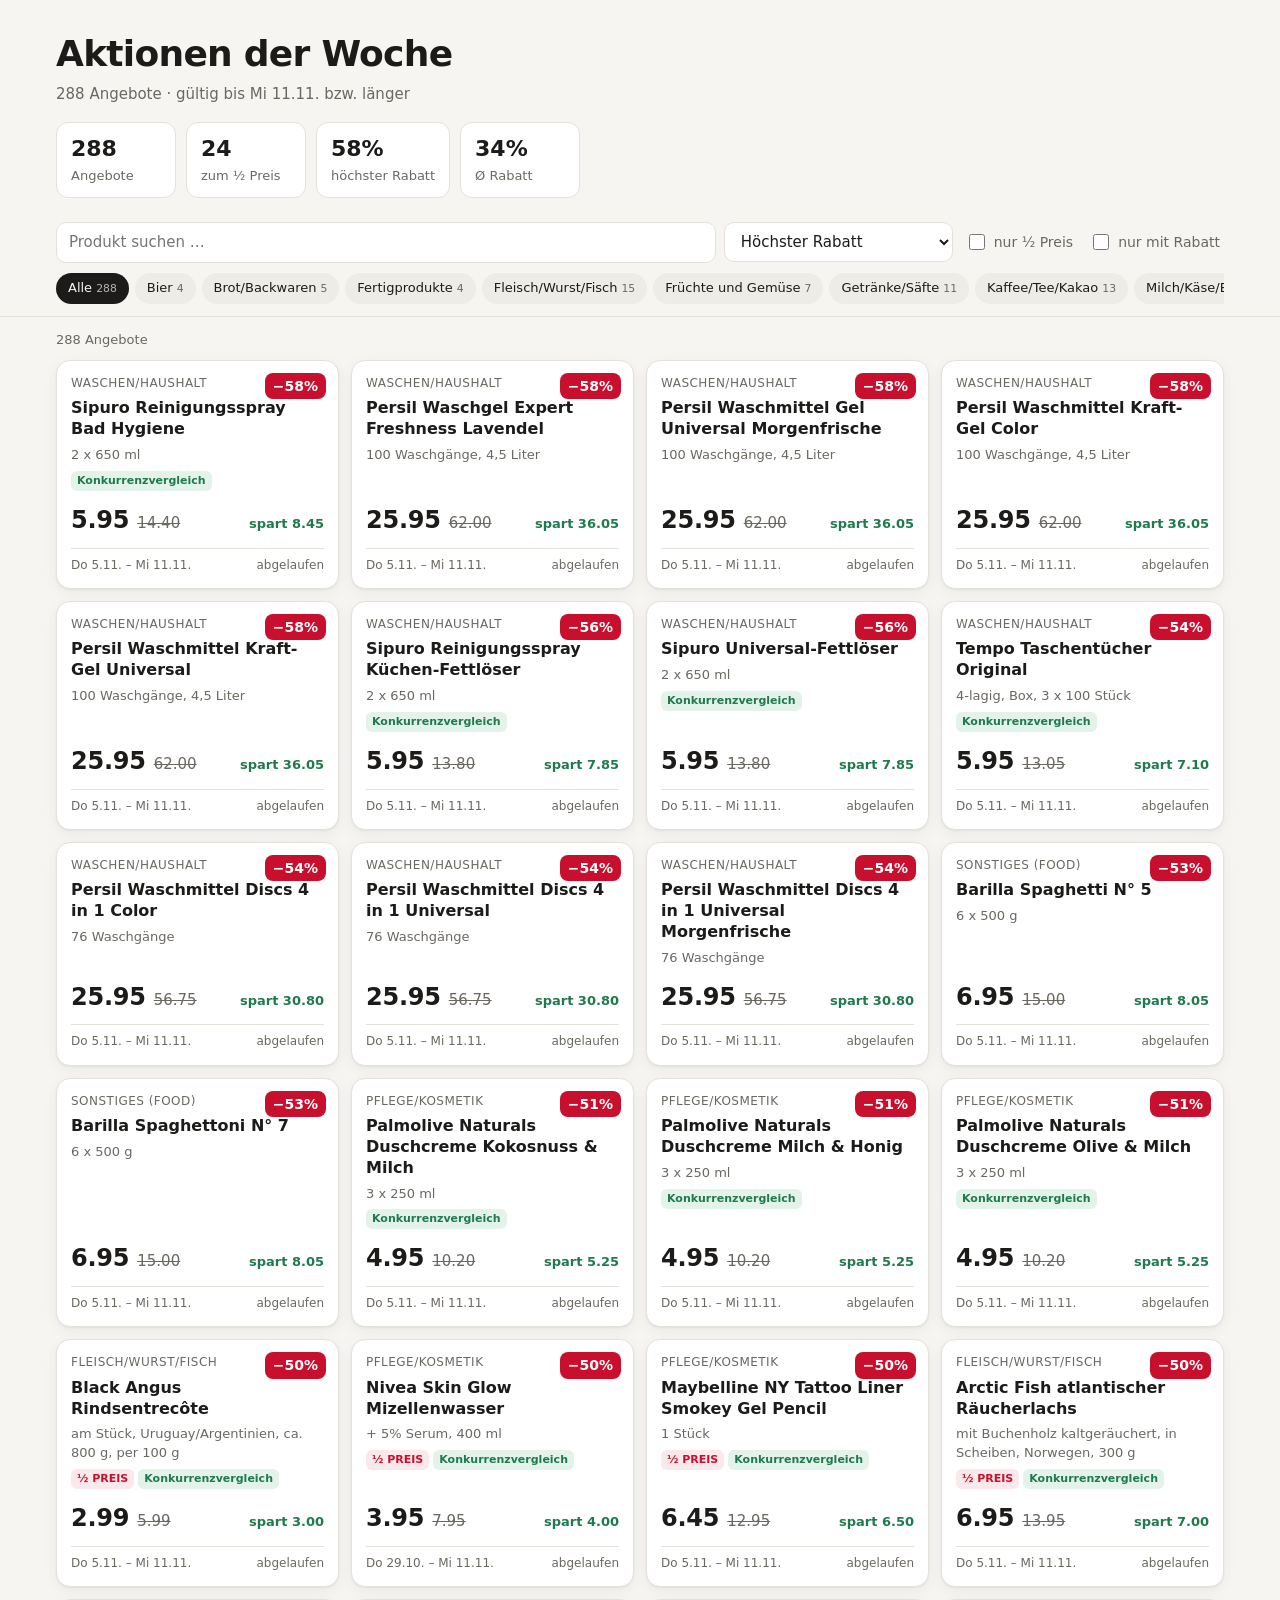
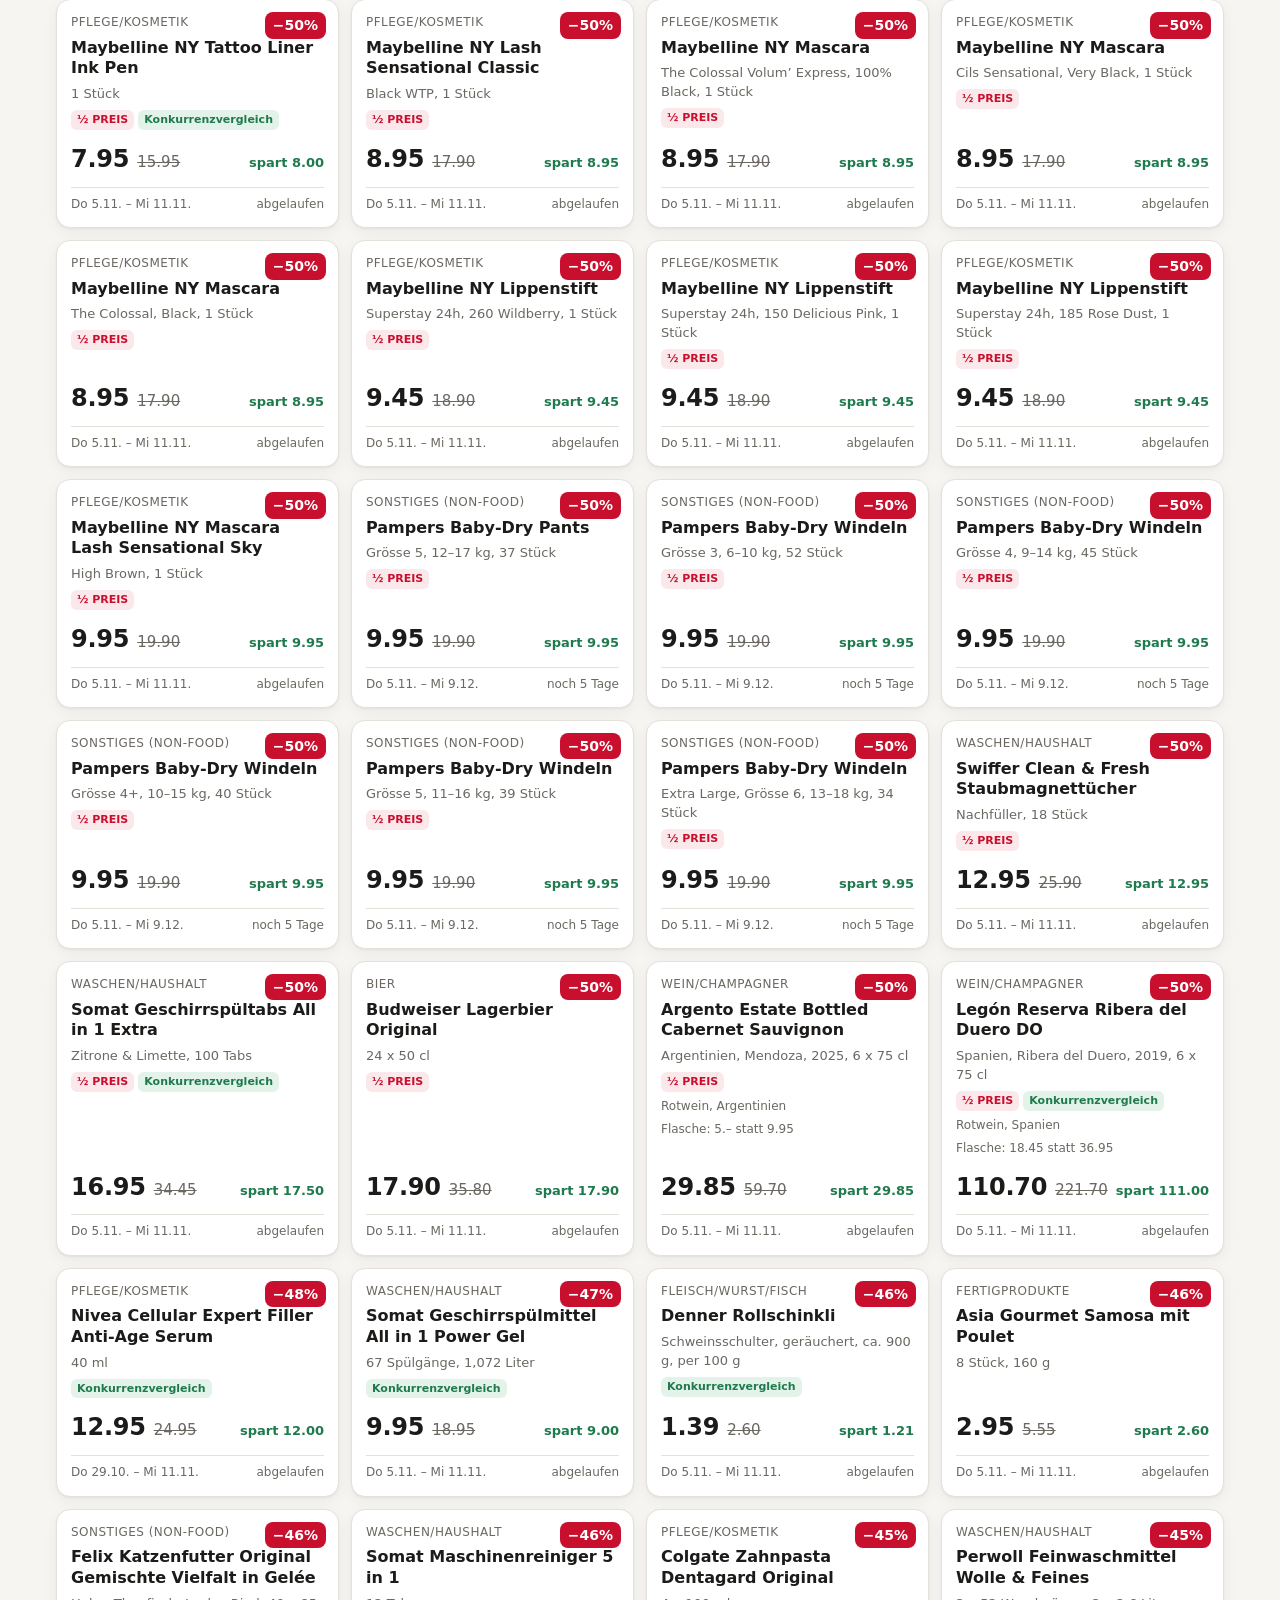
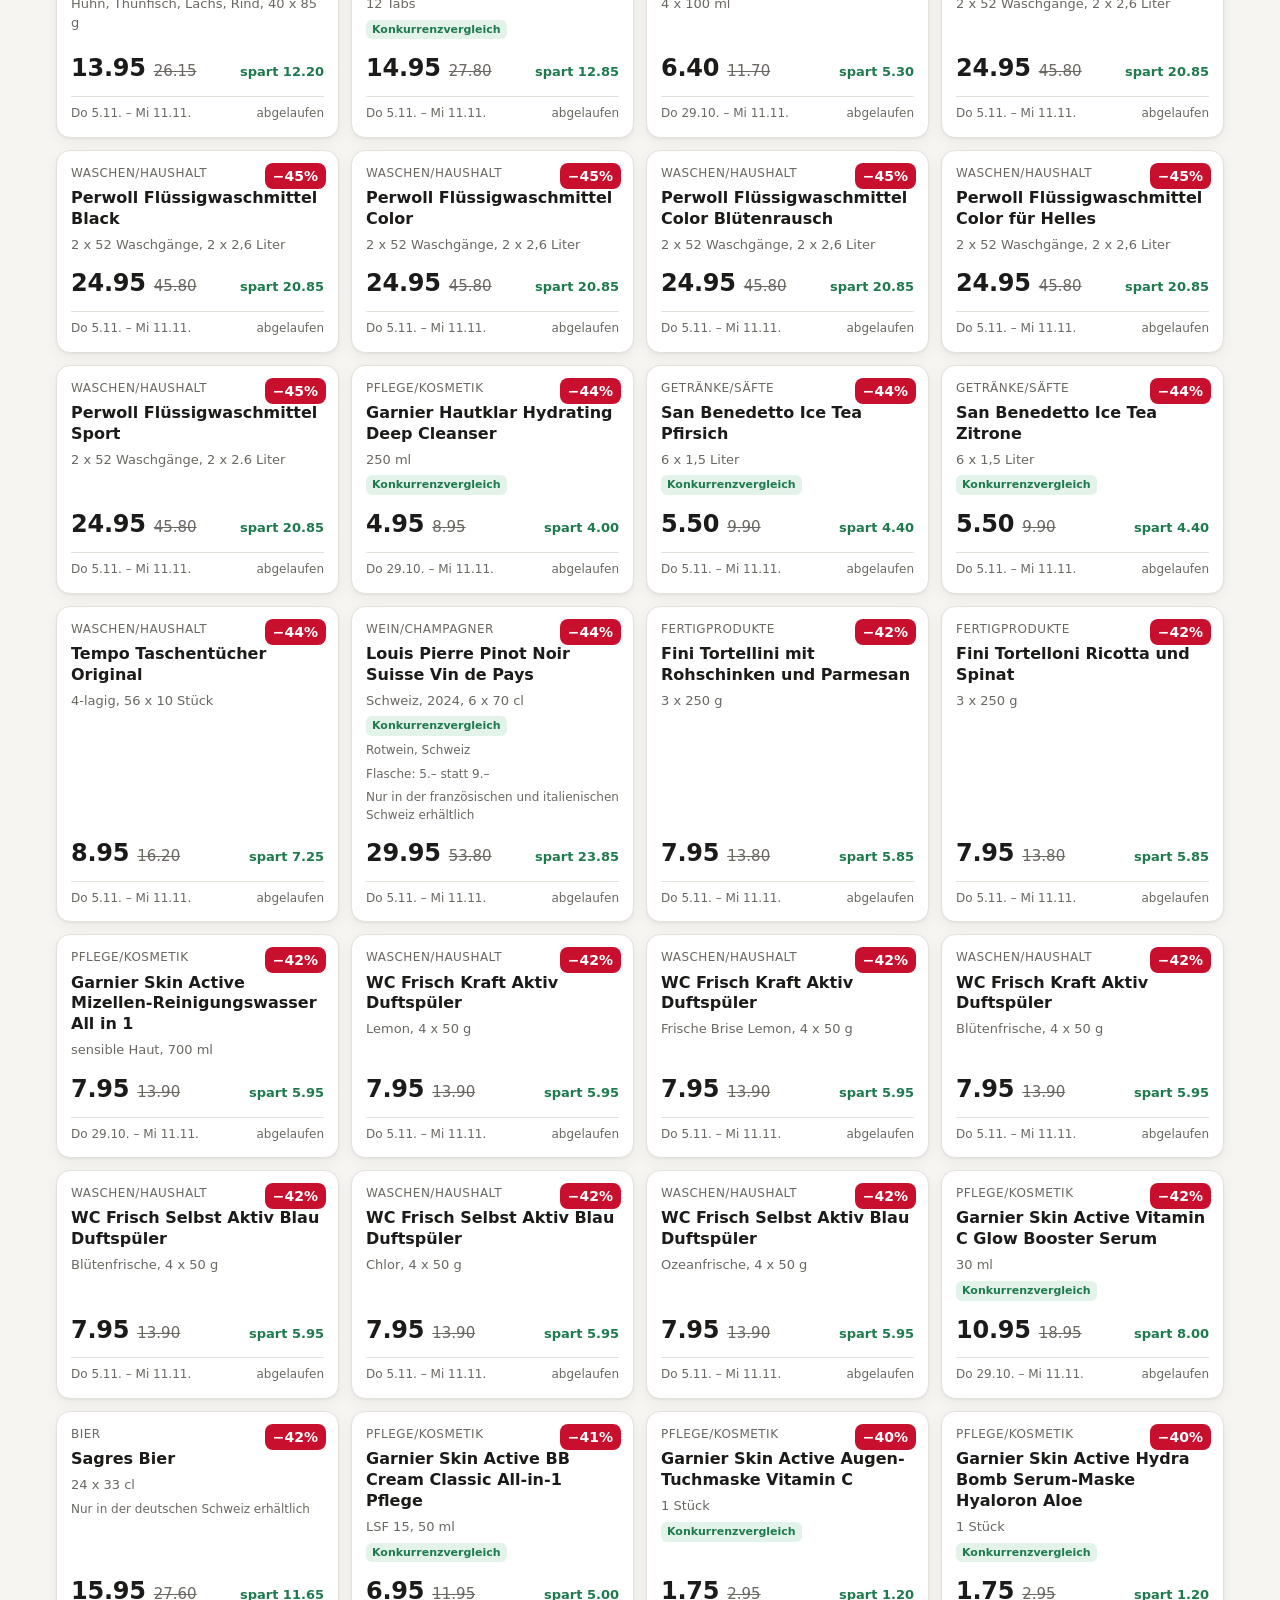
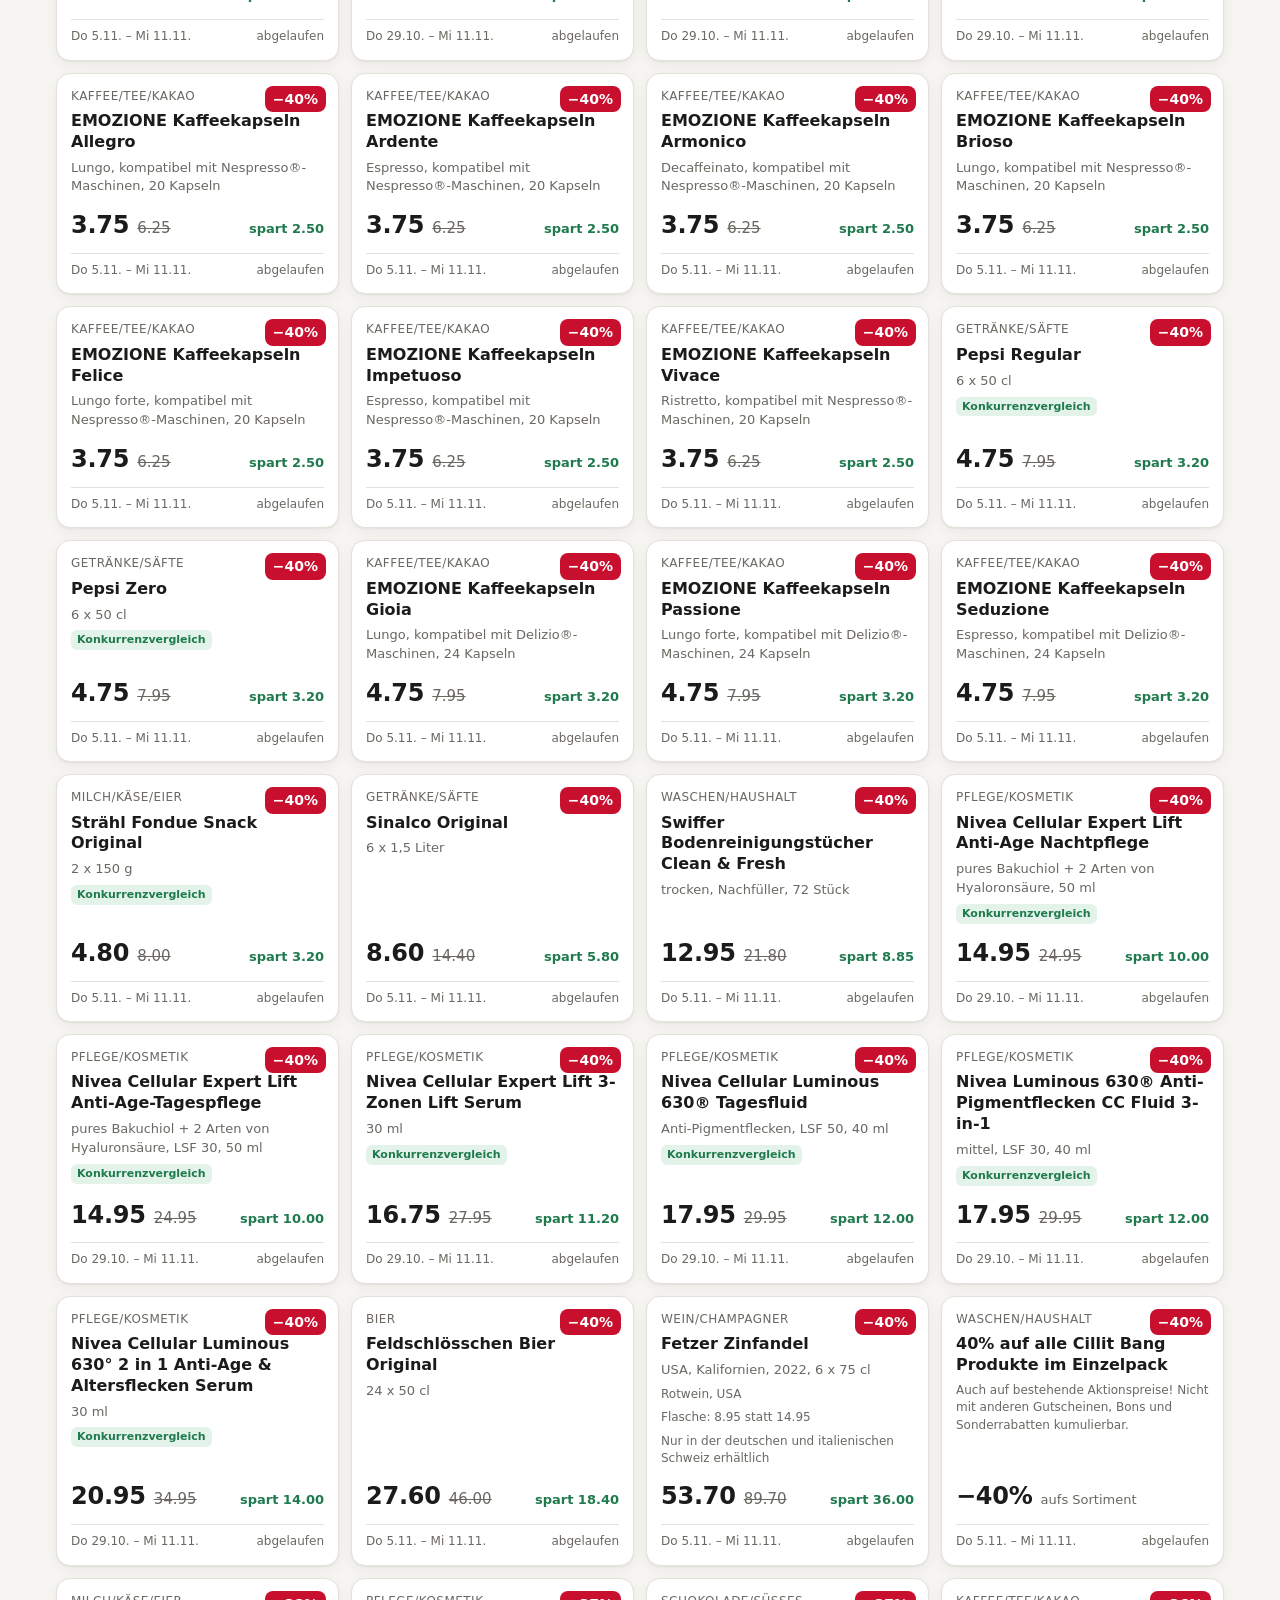
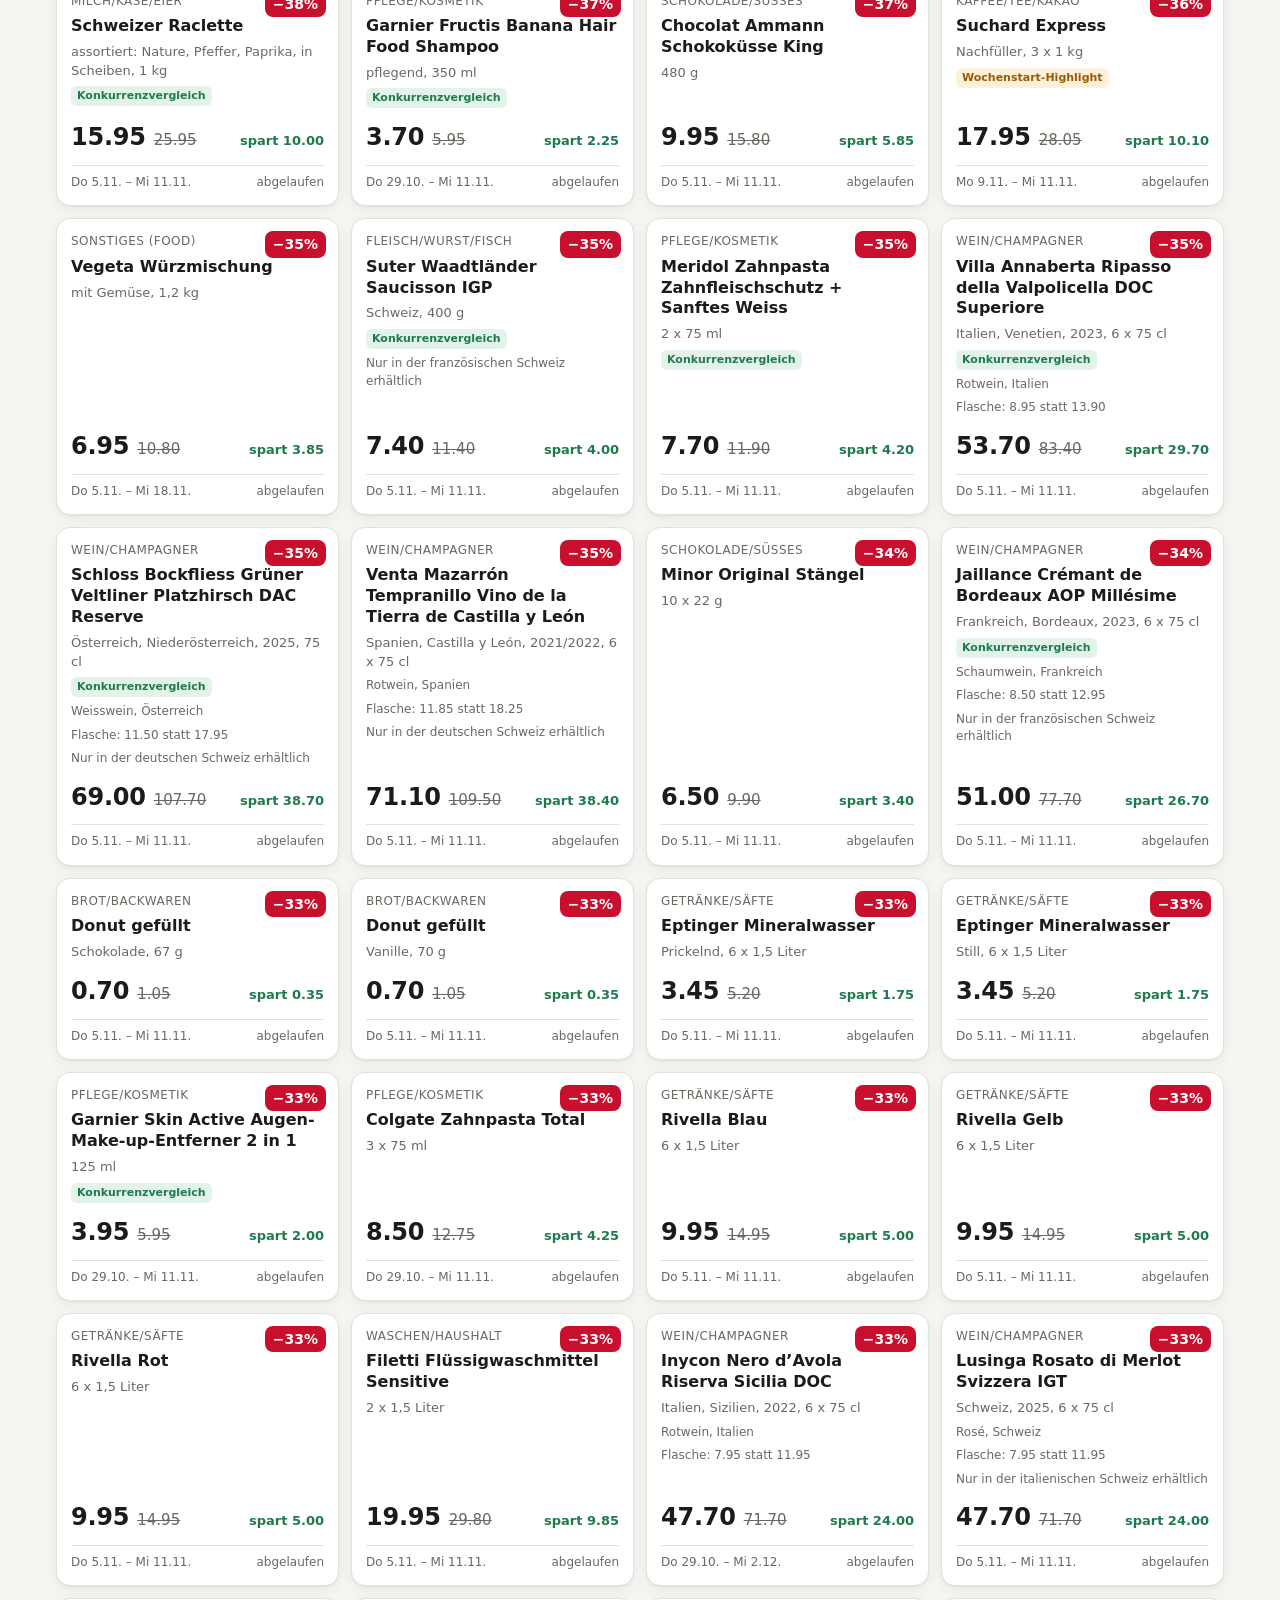
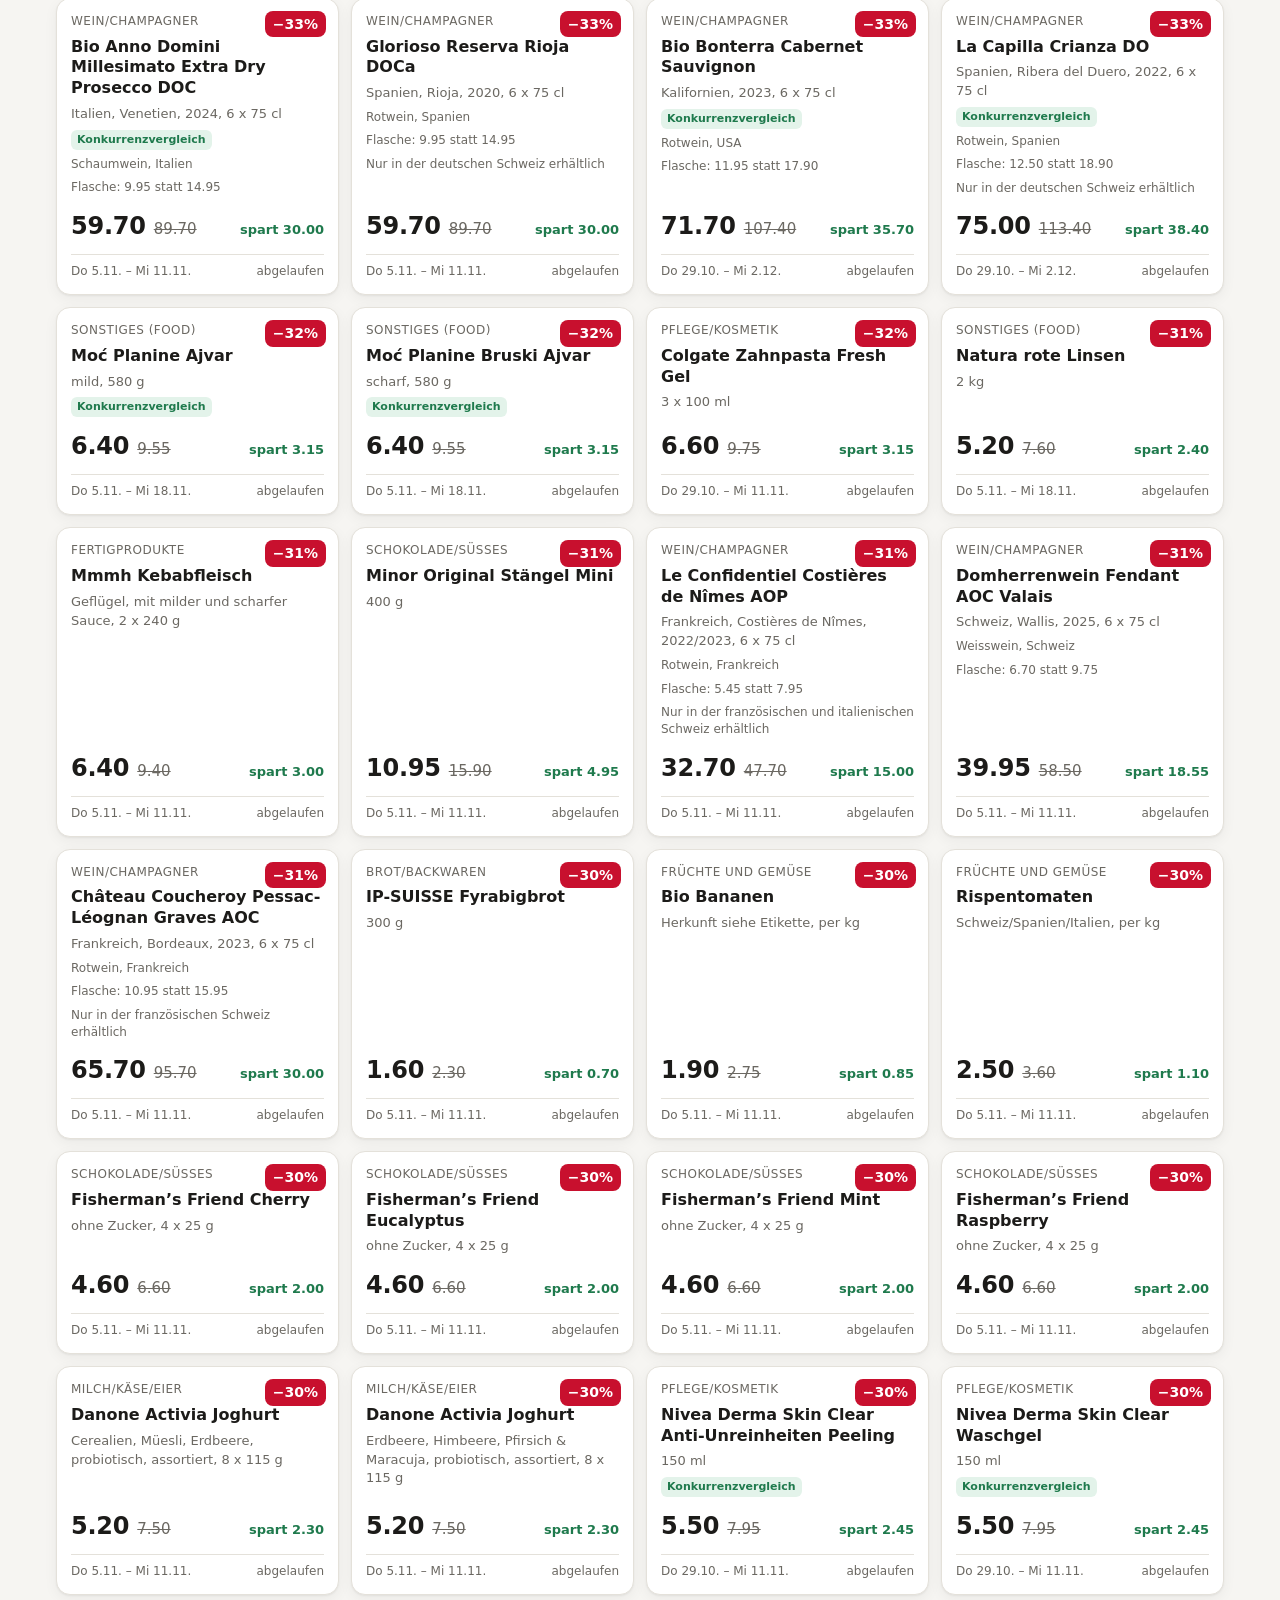
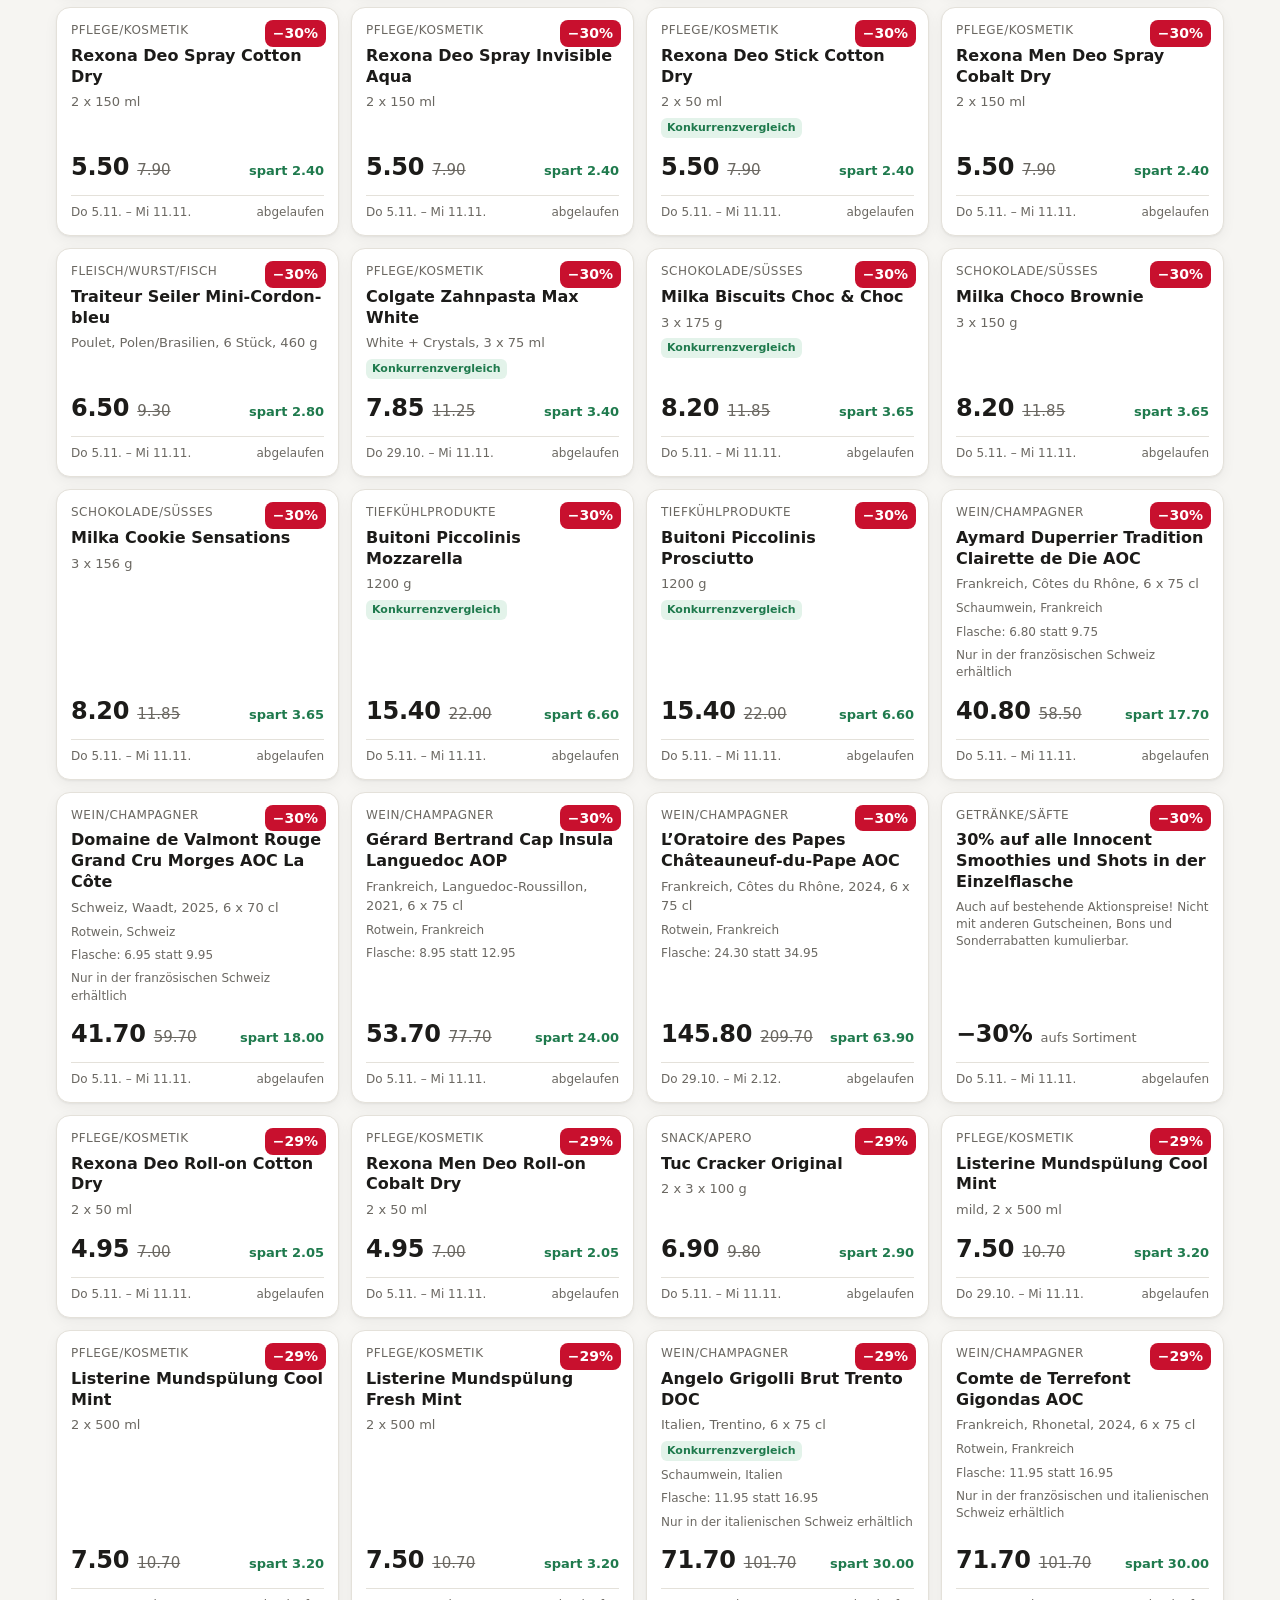
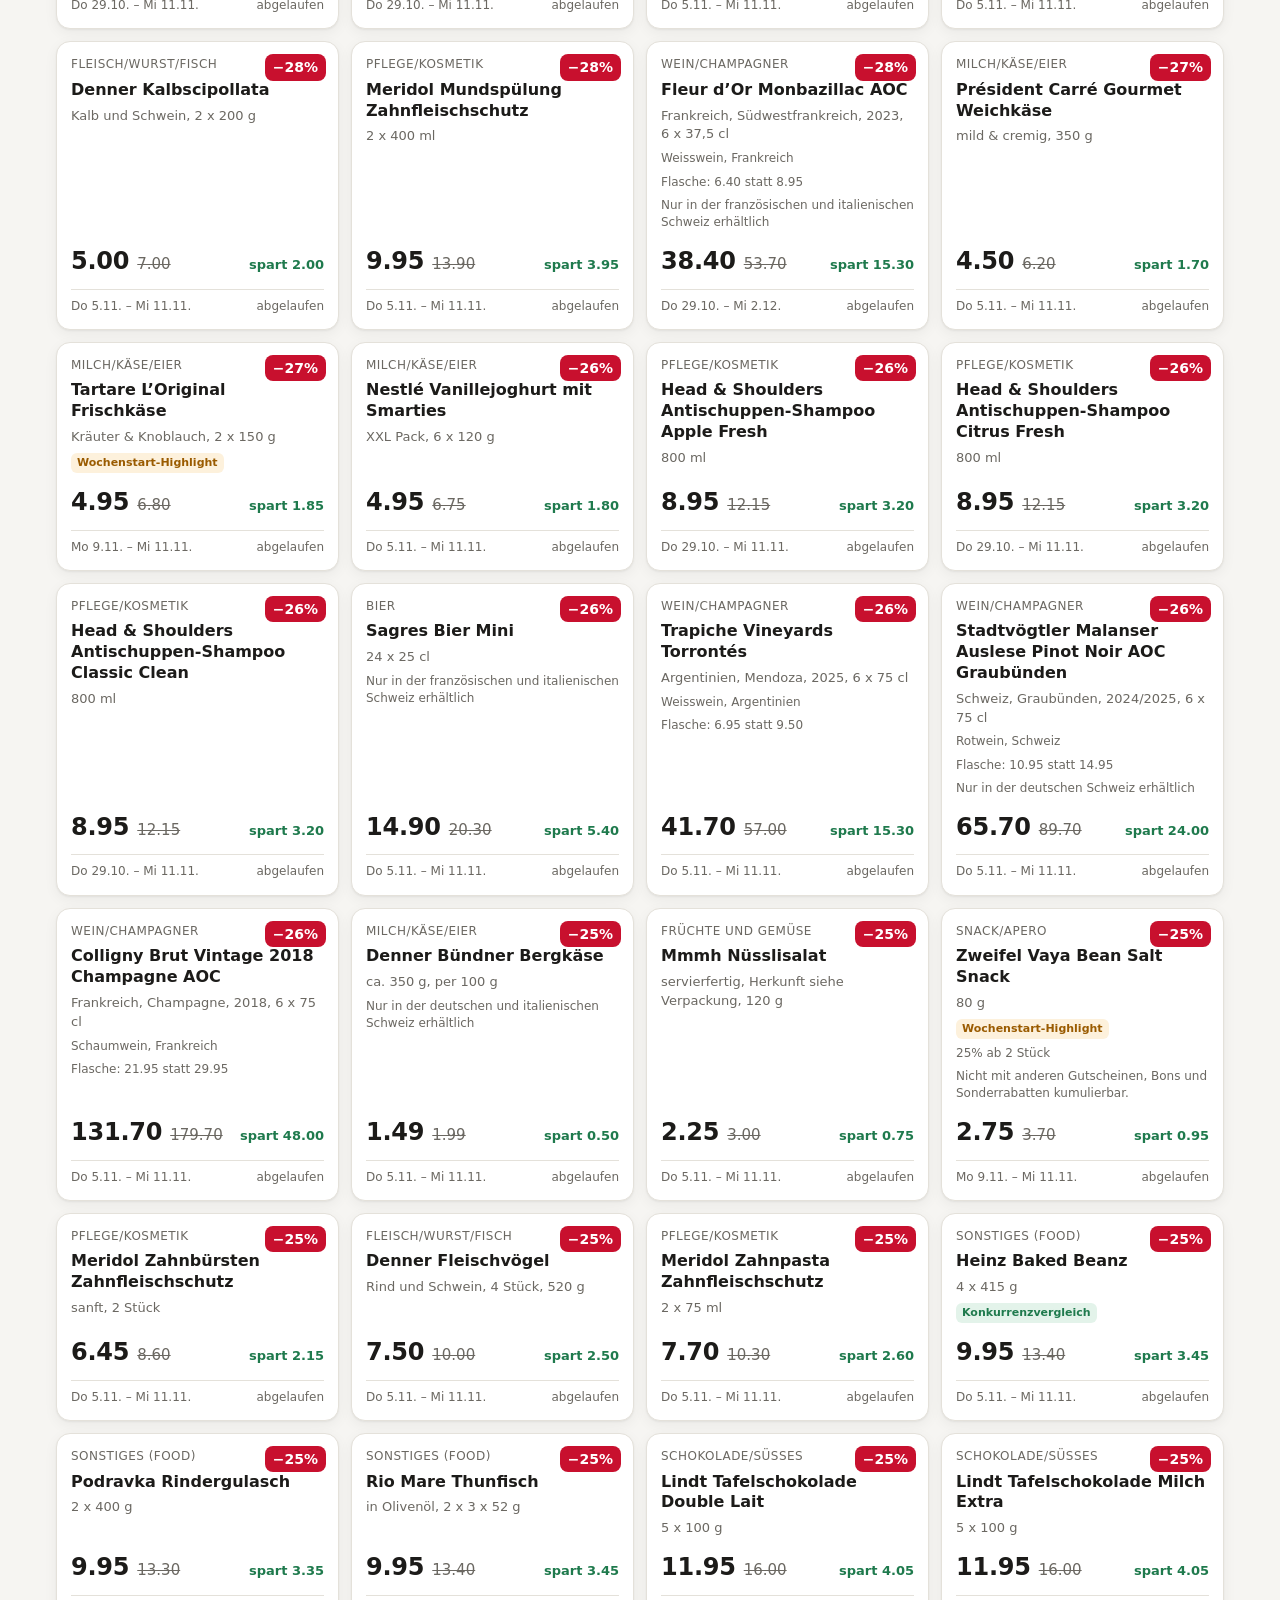
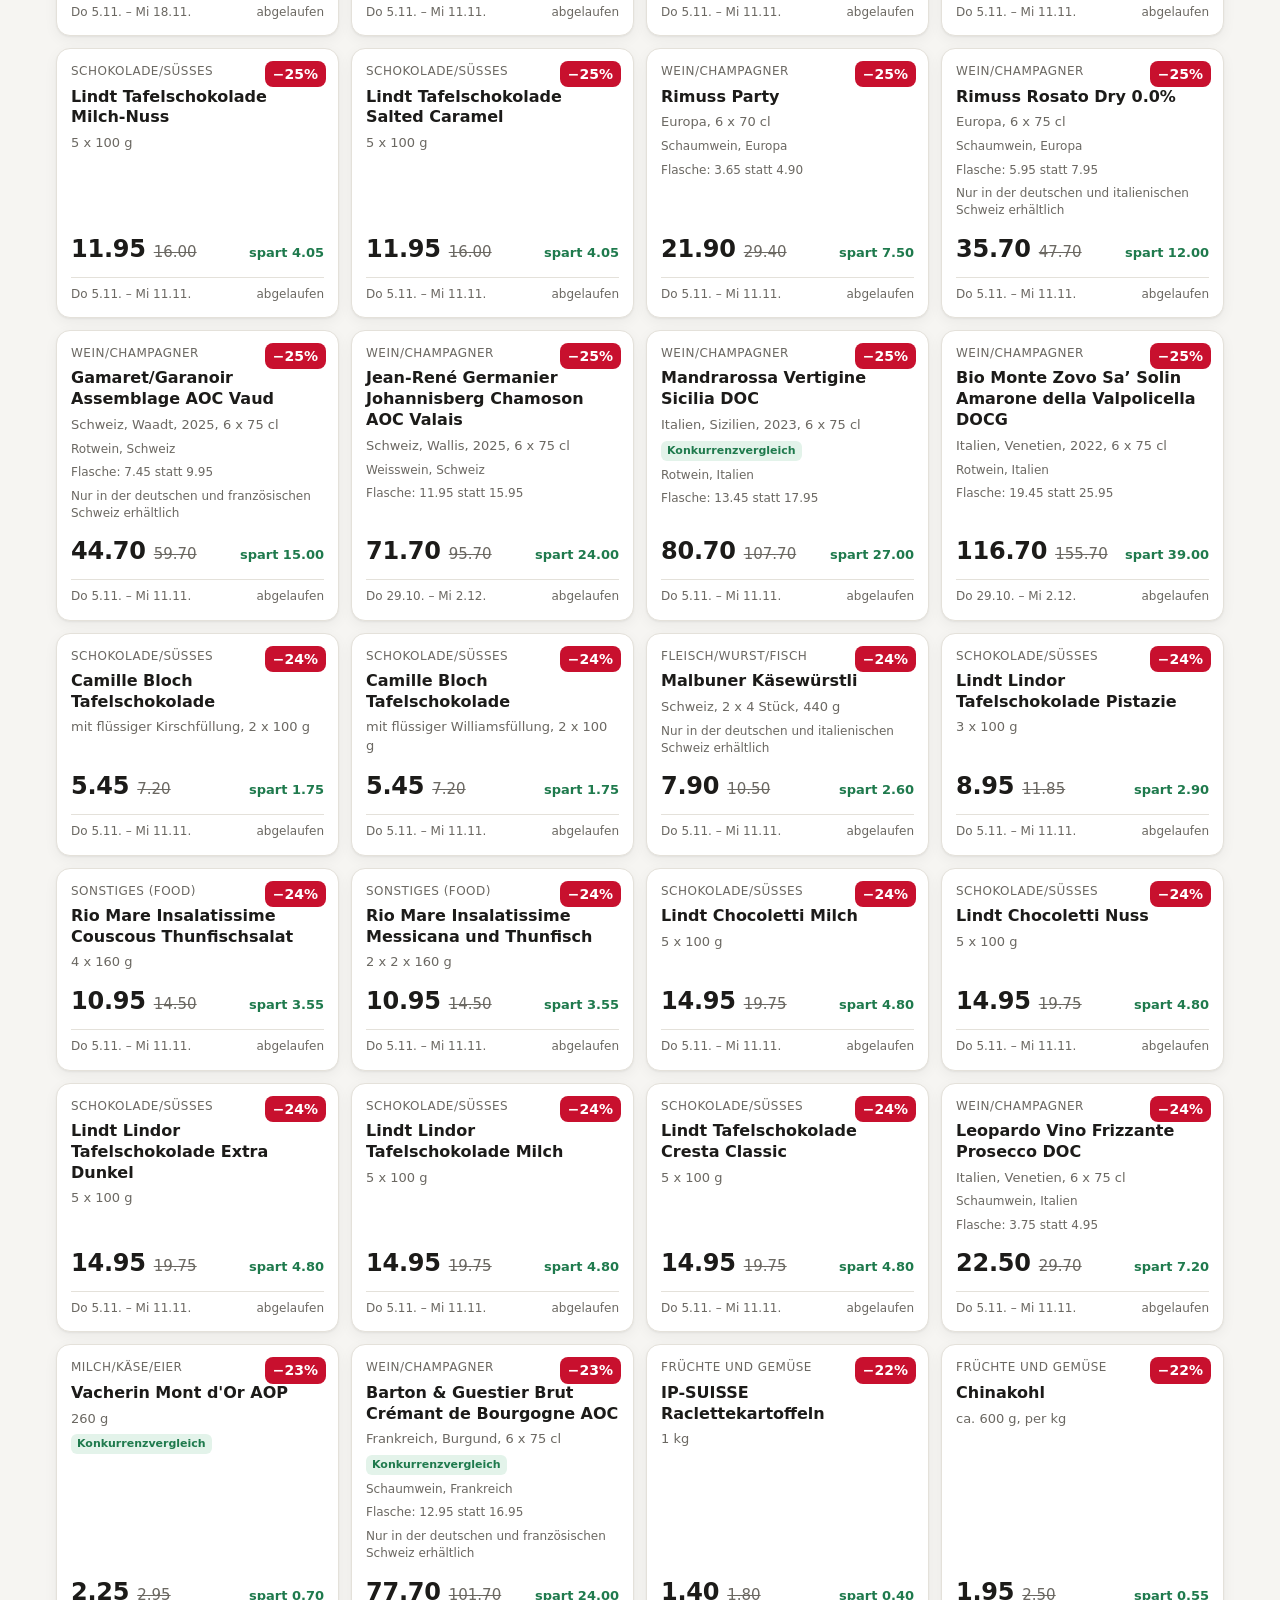
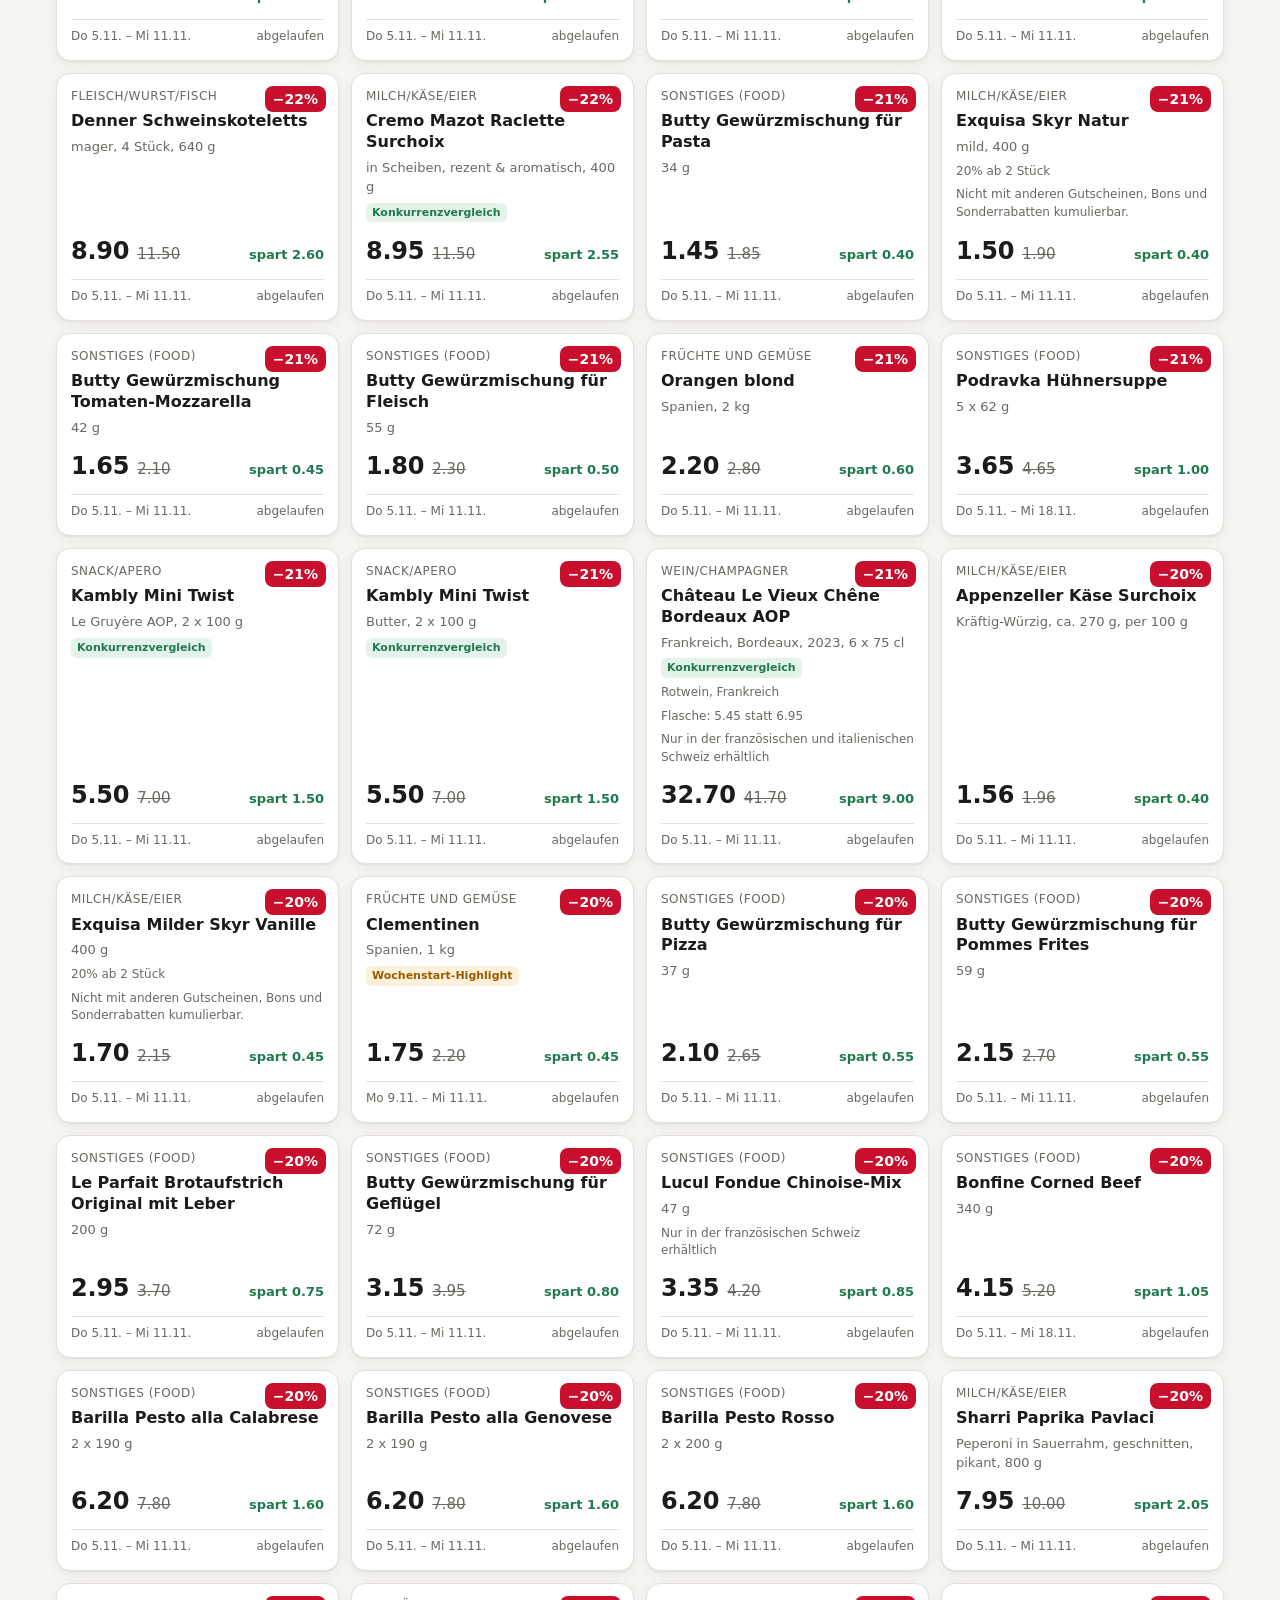
<file: site/index.html>
<!doctype html>
<html lang="de-CH">
<head>
<meta charset="utf-8">
<meta name="viewport" content="width=device-width, initial-scale=1">
<title>Aktionen der Woche</title>
<style>
:root {
  --bg: #f6f5f2;
  --surface: #ffffff;
  --text: #1c1b19;
  --muted: #6b6862;
  --line: #e4e1da;
  --accent: #c8102e;
  --accent-soft: #fbe8eb;
  --good: #1f7a4d;
  --good-soft: #e3f3ea;
  --warn: #9a5b00;
  --warn-soft: #fdf1dc;
  --chip: #eeece6;
  --shadow: 0 1px 2px rgba(0,0,0,.05), 0 4px 14px rgba(0,0,0,.05);
}
@media (prefers-color-scheme: dark) {
  :root:not([data-theme="light"]) {
    --bg: #141414; --surface: #1e1e1d; --text: #f1efea; --muted: #a39f97; --line: #2f2e2c;
    --accent: #ff5a6e; --accent-soft: #3a1a20; --good: #5fd39a; --good-soft: #17301f;
    --warn: #f0b45a; --warn-soft: #33270f; --chip: #2a2928; --shadow: none;
  }
}
:root[data-theme="dark"] {
  --bg: #141414; --surface: #1e1e1d; --text: #f1efea; --muted: #a39f97; --line: #2f2e2c;
  --accent: #ff5a6e; --accent-soft: #3a1a20; --good: #5fd39a; --good-soft: #17301f;
  --warn: #f0b45a; --warn-soft: #33270f; --chip: #2a2928; --shadow: none;
}
* { box-sizing: border-box; }
html { -webkit-text-size-adjust: 100%; }
body {
  margin: 0; background: var(--bg); color: var(--text);
  font: 15px/1.45 system-ui, -apple-system, "Segoe UI", Roboto, sans-serif;
}
.wrap { max-width: 1200px; margin: 0 auto; padding: 0 16px; }
header { padding: 28px 0 8px; }
h1 { margin: 0; font-size: clamp(26px, 4vw, 36px); letter-spacing: -.02em; }
.sub { color: var(--muted); margin-top: 4px; }
.stats { display: flex; flex-wrap: wrap; gap: 10px; margin: 16px 0 4px; }
.stat { background: var(--surface); border: 1px solid var(--line); border-radius: 12px; padding: 10px 14px; min-width: 120px; }
.stat b { display: block; font-size: 22px; font-variant-numeric: tabular-nums; }
.stat span { color: var(--muted); font-size: 13px; }

.toolbar {
  position: sticky; top: 0; z-index: 5; background: var(--bg);
  padding: 12px 0 10px; border-bottom: 1px solid var(--line);
}
.row { display: flex; flex-wrap: wrap; gap: 8px; align-items: center; }
input[type=search], select {
  font: inherit; color: var(--text); background: var(--surface);
  border: 1px solid var(--line); border-radius: 10px; padding: 9px 12px; min-height: 40px;
}
input[type=search] { flex: 1 1 240px; min-width: 0; }
select { flex: 0 0 auto; }
.toggle { display: inline-flex; align-items: center; gap: 6px; font-size: 14px; color: var(--muted); cursor: pointer; user-select: none; padding: 0 4px; }
.toggle input { accent-color: var(--accent); width: 16px; height: 16px; }
.chips { display: flex; gap: 6px; overflow-x: auto; padding: 10px 0 2px; scrollbar-width: thin; }
.chip {
  flex: 0 0 auto; font: inherit; font-size: 13px; border: 0; cursor: pointer;
  background: var(--chip); color: var(--text); border-radius: 999px; padding: 6px 12px;
}
.chip small { color: var(--muted); margin-left: 4px; font-variant-numeric: tabular-nums; }
.chip[aria-pressed="true"] { background: var(--text); color: var(--bg); }
.chip[aria-pressed="true"] small { color: inherit; opacity: .7; }

.result { color: var(--muted); font-size: 13px; margin: 14px 0 10px; }
.grid { display: grid; grid-template-columns: repeat(auto-fill, minmax(240px, 1fr)); gap: 12px; padding-bottom: 40px; }
.card {
  position: relative; display: flex; flex-direction: column; gap: 6px;
  background: var(--surface); border: 1px solid var(--line); border-radius: 14px;
  padding: 14px; box-shadow: var(--shadow); text-decoration: none; color: inherit;
  transition: transform .12s ease, border-color .12s ease;
}
.card:hover { transform: translateY(-2px); border-color: var(--muted); }
.card:focus-visible { outline: 2px solid var(--accent); outline-offset: 2px; }
.cat { font-size: 12px; color: var(--muted); text-transform: uppercase; letter-spacing: .04em; padding-right: 64px; }
.badge {
  position: absolute; top: 12px; right: 12px; background: var(--accent); color: #fff;
  font-weight: 700; font-size: 14px; border-radius: 8px; padding: 3px 8px; font-variant-numeric: tabular-nums;
}
.name { font-weight: 600; font-size: 16px; line-height: 1.3; }
.qty { color: var(--muted); font-size: 13px; }
.price { display: flex; align-items: baseline; gap: 8px; margin-top: auto; padding-top: 6px; }
.price b { font-size: 24px; letter-spacing: -.01em; font-variant-numeric: tabular-nums; }
.price s { color: var(--muted); font-variant-numeric: tabular-nums; }
.price .save { margin-left: auto; color: var(--good); font-size: 13px; font-weight: 600; white-space: nowrap; }
.tags { display: flex; flex-wrap: wrap; gap: 4px; }
.tag { font-size: 11px; font-weight: 600; border-radius: 6px; padding: 2px 6px; background: var(--chip); color: var(--muted); }
.tag.half { background: var(--accent-soft); color: var(--accent); }
.tag.special { background: var(--warn-soft); color: var(--warn); }
.tag.cmp { background: var(--good-soft); color: var(--good); }
.note { font-size: 12px; color: var(--muted); }
.valid { display: flex; justify-content: space-between; gap: 8px; font-size: 12px; color: var(--muted); border-top: 1px solid var(--line); padding-top: 8px; margin-top: 4px; }
.valid .soon { color: var(--accent); font-weight: 600; }
.empty { text-align: center; color: var(--muted); padding: 60px 0; grid-column: 1 / -1; }
footer { color: var(--muted); font-size: 12px; padding: 0 0 32px; }
@media (max-width: 520px) {
  .grid { grid-template-columns: 1fr; }
  .stat { flex: 1 1 calc(50% - 10px); min-width: 0; }
}
</style>
</head>
<body>
<div class="wrap">
  <header>
    <h1>Aktionen der Woche</h1>
    <div class="sub" id="sub"></div>
    <div class="stats" id="stats"></div>
  </header>
</div>

<div class="toolbar">
  <div class="wrap">
    <div class="row">
      <input type="search" id="q" placeholder="Produkt suchen …" aria-label="Produkt suchen">
      <select id="sort" aria-label="Sortierung">
        <option value="rabatt">Höchster Rabatt</option>
        <option value="sparen">Höchste Ersparnis (CHF)</option>
        <option value="preis-auf">Preis aufsteigend</option>
        <option value="preis-ab">Preis absteigend</option>
        <option value="name">Name A–Z</option>
        <option value="ende">Läuft bald ab</option>
      </select>
      <label class="toggle"><input type="checkbox" id="half"> nur ½ Preis</label>
      <label class="toggle"><input type="checkbox" id="disc"> nur mit Rabatt</label>
    </div>
    <div class="chips" id="chips" role="toolbar" aria-label="Kategorien"></div>
  </div>
</div>

<main class="wrap">
  <div class="result" id="result" aria-live="polite"></div>
  <div class="grid" id="grid"></div>
</main>

<div class="wrap">
  <footer>Inoffizielle Übersicht, erstellt aus einer CSV-Datei (Aktionen ab 29.10.2026). Preise in CHF, ohne Gewähr – massgeblich sind die Angaben im Laden bzw. auf der verlinkten Produktseite.</footer>
</div>

<script>
const DATA = [{"kategorie":"Bier","name":"Budweiser Lagerbier Original","preis":17.9,"vergleich":35.8,"rabatt":50,"menge":"24 x 50 cl","hinweis":"½ PREIS","gueltig_von":"2026-11-05","gueltig_bis":"2026-11-11","url":"https://www.denner.ch/de/aktionen/budweiser-lagerbier-original~p1035994?variant=1d4b5467-5561-400d-9d1f-1fcff73bc956"},{"kategorie":"Bier","name":"Sagres Bier","preis":15.95,"vergleich":27.6,"rabatt":42,"menge":"24 x 33 cl","hinweis":"Nur in der deutschen Schweiz erhältlich","gueltig_von":"2026-11-05","gueltig_bis":"2026-11-11","url":"https://www.denner.ch/de/aktionen/sagres-bier~p1027737?variant=f7e0041a-a6cd-4de8-9ea9-1c383ab8d37f"},{"kategorie":"Bier","name":"Feldschlösschen Bier Original","preis":27.6,"vergleich":46.0,"rabatt":40,"menge":"24 x 50 cl","hinweis":"","gueltig_von":"2026-11-05","gueltig_bis":"2026-11-11","url":"https://www.denner.ch/de/aktionen/feldschloesschen-bier-original~p1027905?variant=001a8903-b39c-4df8-82b1-9a94d84f9e14"},{"kategorie":"Bier","name":"Sagres Bier Mini","preis":14.9,"vergleich":20.3,"rabatt":26,"menge":"24 x 25 cl","hinweis":"Nur in der französischen und italienischen Schweiz erhältlich","gueltig_von":"2026-11-05","gueltig_bis":"2026-11-11","url":"https://www.denner.ch/de/aktionen/sagres-bier-mini~p1027741?variant=7da0482a-0093-49ae-ad4a-d3cbfd2afe69"},{"kategorie":"Brot/Backwaren","name":"Donut gefüllt","preis":0.7,"vergleich":1.05,"rabatt":33,"menge":"Schokolade, 67 g","hinweis":"","gueltig_von":"2026-11-05","gueltig_bis":"2026-11-11","url":"https://www.denner.ch/de/aktionen/donut-gefuellt~p1002311?variant=9c90d631-444a-4dce-99c9-b03d115c4b09"},{"kategorie":"Brot/Backwaren","name":"Donut gefüllt","preis":0.7,"vergleich":1.05,"rabatt":33,"menge":"Vanille, 70 g","hinweis":"","gueltig_von":"2026-11-05","gueltig_bis":"2026-11-11","url":"https://www.denner.ch/de/aktionen/donut-gefuellt~p1002312?variant=6606dd7e-ab7e-4d49-b768-c53ff7a487ef"},{"kategorie":"Brot/Backwaren","name":"IP-SUISSE Fyrabigbrot","preis":1.6,"vergleich":2.3,"rabatt":30,"menge":"300 g","hinweis":"","gueltig_von":"2026-11-05","gueltig_bis":"2026-11-11","url":"https://www.denner.ch/de/aktionen/ip-suisse-fyrabigbrot~p1002297?variant=d621ec42-dda3-48f8-bba0-74ed6a33bf73"},{"kategorie":"Brot/Backwaren","name":"Dona Dürüm Tortilla","preis":3.2,"vergleich":null,"rabatt":null,"menge":"Ø 25 cm, 12 Stück, 780 g","hinweis":"SPECIAL","gueltig_von":"2026-11-05","gueltig_bis":"2026-11-11","url":"https://www.denner.ch/de/aktionen/dona-dueruem-tortilla~p1020448?variant=df5762b4-f95e-4f21-b998-44c20168b845"},{"kategorie":"Brot/Backwaren","name":"Sunday Delightful Mix","preis":9.95,"vergleich":null,"rabatt":null,"menge":"Mix aus Baklava und mit Sirup überzogenen Desserts, 900 g","hinweis":"SPECIAL","gueltig_von":"2026-11-05","gueltig_bis":"2026-11-11","url":"https://www.denner.ch/de/aktionen/sunday-delightful-mix~p1020816?variant=4250ad3d-0450-4c51-8f40-09c3db1435ba"},{"kategorie":"Fertigprodukte","name":"Asia Gourmet Samosa mit Poulet","preis":2.95,"vergleich":5.55,"rabatt":46,"menge":"8 Stück, 160 g","hinweis":"","gueltig_von":"2026-11-05","gueltig_bis":"2026-11-11","url":"https://www.denner.ch/de/aktionen/asia-gourmet-samosa-mit-poulet~p1003744?variant=8cff277f-5f86-459c-bb51-d10a164aa413"},{"kategorie":"Fertigprodukte","name":"Fini Tortellini mit Rohschinken und Parmesan","preis":7.95,"vergleich":13.8,"rabatt":42,"menge":"3 x 250 g","hinweis":"","gueltig_von":"2026-11-05","gueltig_bis":"2026-11-11","url":"https://www.denner.ch/de/aktionen/fini-tortellini-mit-rohschinken-und-parmesan~p1008393?variant=d95c267f-5a0b-4889-976f-c454bde9e1ae"},{"kategorie":"Fertigprodukte","name":"Fini Tortelloni Ricotta und Spinat","preis":7.95,"vergleich":13.8,"rabatt":42,"menge":"3 x 250 g","hinweis":"","gueltig_von":"2026-11-05","gueltig_bis":"2026-11-11","url":"https://www.denner.ch/de/aktionen/fini-tortelloni-ricotta-und-spinat~p1008392?variant=084aa893-2214-417d-989a-74fb02a8da4d"},{"kategorie":"Fertigprodukte","name":"Mmmh Kebabfleisch","preis":6.4,"vergleich":9.4,"rabatt":31,"menge":"Geflügel, mit milder und scharfer Sauce, 2 x 240 g","hinweis":"","gueltig_von":"2026-11-05","gueltig_bis":"2026-11-11","url":"https://www.denner.ch/de/aktionen/mmmh-kebabfleisch~p1003606?variant=74ef6137-2731-4c25-9032-ebf33ff353c5"},{"kategorie":"Fleisch/Wurst/Fisch","name":"Arctic Fish atlantischer Räucherlachs","preis":6.95,"vergleich":13.95,"rabatt":50,"menge":"mit Buchenholz kaltgeräuchert, in Scheiben, Norwegen, 300 g","hinweis":"½ PREIS; Konkurrenzvergleich","gueltig_von":"2026-11-05","gueltig_bis":"2026-11-11","url":"https://www.denner.ch/de/aktionen/arctic-fish-atlantischer-raeucherlachs~p1101213?variant=80533a56-9331-4626-b65c-fccce4e3432e"},{"kategorie":"Fleisch/Wurst/Fisch","name":"Black Angus Rindsentrecôte","preis":2.99,"vergleich":5.99,"rabatt":50,"menge":"am Stück, Uruguay/Argentinien, ca. 800 g, per 100 g","hinweis":"½ PREIS; Konkurrenzvergleich","gueltig_von":"2026-11-05","gueltig_bis":"2026-11-11","url":"https://www.denner.ch/de/aktionen/black-angus-rindsentrecote~p1002966?variant=cd703db8-3205-4cb2-9c83-2f93d6b7b61a"},{"kategorie":"Fleisch/Wurst/Fisch","name":"Denner Rollschinkli","preis":1.39,"vergleich":2.6,"rabatt":46,"menge":"Schweinsschulter, geräuchert, ca. 900 g, per 100 g","hinweis":"Konkurrenzvergleich","gueltig_von":"2026-11-05","gueltig_bis":"2026-11-11","url":"https://www.denner.ch/de/aktionen/denner-rollschinkli~p1003614?variant=28cea02c-7946-49d6-80a4-3df72c49ac15"},{"kategorie":"Fleisch/Wurst/Fisch","name":"Suter Waadtländer Saucisson IGP","preis":7.4,"vergleich":11.4,"rabatt":35,"menge":"Schweiz, 400 g","hinweis":"Konkurrenzvergleich | Nur in der französischen Schweiz erhältlich","gueltig_von":"2026-11-05","gueltig_bis":"2026-11-11","url":"https://www.denner.ch/de/aktionen/suter-waadtlaender-saucisson-igp~p1100488?variant=b3903929-02bb-4118-8abb-8a8915569b33"},{"kategorie":"Fleisch/Wurst/Fisch","name":"Traiteur Seiler Mini-Cordon-bleu","preis":6.5,"vergleich":9.3,"rabatt":30,"menge":"Poulet, Polen/Brasilien, 6 Stück, 460 g","hinweis":"","gueltig_von":"2026-11-05","gueltig_bis":"2026-11-11","url":"https://www.denner.ch/de/aktionen/traiteur-seiler-mini-cordon-bleu~p1003661?variant=48b5936d-38ce-4f3e-8732-10c955cd4fcc"},{"kategorie":"Fleisch/Wurst/Fisch","name":"Denner Kalbscipollata","preis":5.0,"vergleich":7.0,"rabatt":28,"menge":"Kalb und Schwein, 2 x 200 g","hinweis":"","gueltig_von":"2026-11-05","gueltig_bis":"2026-11-11","url":"https://www.denner.ch/de/aktionen/denner-kalbscipollata~p1003170?variant=cbbd4297-4d93-4069-9e51-50b9795bd5cb"},{"kategorie":"Fleisch/Wurst/Fisch","name":"Denner Fleischvögel","preis":7.5,"vergleich":10.0,"rabatt":25,"menge":"Rind und Schwein, 4 Stück, 520 g","hinweis":"","gueltig_von":"2026-11-05","gueltig_bis":"2026-11-11","url":"https://www.denner.ch/de/aktionen/denner-fleischvoegel~p1003178?variant=76e1f83f-2d90-4c98-9195-c041c3ac294d"},{"kategorie":"Fleisch/Wurst/Fisch","name":"Malbuner Käsewürstli","preis":7.9,"vergleich":10.5,"rabatt":24,"menge":"Schweiz, 2 x 4 Stück, 440 g","hinweis":"Nur in der deutschen und italienischen Schweiz erhältlich","gueltig_von":"2026-11-05","gueltig_bis":"2026-11-11","url":"https://www.denner.ch/de/aktionen/malbuner-kaesewuerstli~p1138297?variant=eee955fd-1640-45ea-a43b-7f33a049394a"},{"kategorie":"Fleisch/Wurst/Fisch","name":"Denner Schweinskoteletts","preis":8.9,"vergleich":11.5,"rabatt":22,"menge":"mager, 4 Stück, 640 g","hinweis":"","gueltig_von":"2026-11-05","gueltig_bis":"2026-11-11","url":"https://www.denner.ch/de/aktionen/denner-schweinskoteletts~p1002830?variant=a30b63d6-4af9-4ffe-ba92-160f43fcbe7b"},{"kategorie":"Fleisch/Wurst/Fisch","name":"Suttero Salami Tipo Milano","preis":11.4,"vergleich":14.3,"rabatt":20,"menge":"Schweiz/Österreich, 1 kg","hinweis":"","gueltig_von":"2026-11-05","gueltig_bis":"2026-11-11","url":"https://www.denner.ch/de/aktionen/suttero-salami-tipo-milano~p1008078?variant=b4fe07e1-47f4-4b81-8126-6a22b786d693"},{"kategorie":"Fleisch/Wurst/Fisch","name":"Bigler Tessiner Knoblauchsalami","preis":4.9,"vergleich":null,"rabatt":null,"menge":"130 g","hinweis":"SPECIAL","gueltig_von":"2026-11-05","gueltig_bis":"2026-11-11","url":"https://www.denner.ch/de/aktionen/bigler-tessiner-knoblauchsalami~p1138332?variant=c36b5647-5b0c-4d34-ba39-33dc0bb4cbbd"},{"kategorie":"Fleisch/Wurst/Fisch","name":"Denner Grisaola","preis":6.95,"vergleich":null,"rabatt":null,"menge":"Rind, geschnitten, Spanien/Portugal, 100g","hinweis":"SPECIAL; Wochenstart-Highlight","gueltig_von":"2026-11-09","gueltig_bis":"2026-11-11","url":"https://www.denner.ch/de/aktionen/denner-grisaola~p1008820?variant=fc1d3221-b919-452b-b700-c3149fb86221"},{"kategorie":"Fleisch/Wurst/Fisch","name":"Denner Kaninchen","preis":1.49,"vergleich":null,"rabatt":null,"menge":"Ungarn, geschnitten, ca. 530 g, per 100 g","hinweis":"SPECIAL","gueltig_von":"2026-11-05","gueltig_bis":"2026-11-11","url":"https://www.denner.ch/de/aktionen/denner-kaninchen~p1008588?variant=303e96d8-ee81-48b5-81b4-c8a00e160bd2"},{"kategorie":"Fleisch/Wurst/Fisch","name":"Denner Ražnjići","preis":2.4,"vergleich":null,"rabatt":null,"menge":"Rind und Lamm, 2 x ca. 140 g, per 100 g","hinweis":"SPECIAL","gueltig_von":"2026-11-05","gueltig_bis":"2026-11-11","url":"https://www.denner.ch/de/aktionen/denner-raznjici~p1003994?variant=0f91ed6c-8849-4a4d-9400-5a5a86066aad"},{"kategorie":"Fleisch/Wurst/Fisch","name":"Grischuna Schweinscarré","preis":4.9,"vergleich":null,"rabatt":null,"menge":"mit Kräutern, geschnitten, 100 g","hinweis":"SPECIAL","gueltig_von":"2026-11-05","gueltig_bis":"2026-11-11","url":"https://www.denner.ch/de/aktionen/grischuna-schweinscarre~p1138317?variant=3a44cb8f-a7f5-473c-8c2b-45c8e27a39ce"},{"kategorie":"Früchte und Gemüse","name":"Bio Bananen","preis":1.9,"vergleich":2.75,"rabatt":30,"menge":"Herkunft siehe Etikette, per kg","hinweis":"","gueltig_von":"2026-11-05","gueltig_bis":"2026-11-11","url":"https://www.denner.ch/de/aktionen/bio-bananen~p1006255?variant=d12e6060-7385-40fb-bd50-69050a68618d"},{"kategorie":"Früchte und Gemüse","name":"Rispentomaten","preis":2.5,"vergleich":3.6,"rabatt":30,"menge":"Schweiz/Spanien/Italien, per kg","hinweis":"","gueltig_von":"2026-11-05","gueltig_bis":"2026-11-11","url":"https://www.denner.ch/de/aktionen/rispentomaten~p1006258?variant=cbe2cdd2-80f1-4f6c-a71b-649639d3f273"},{"kategorie":"Früchte und Gemüse","name":"Mmmh Nüsslisalat","preis":2.25,"vergleich":3.0,"rabatt":25,"menge":"servierfertig, Herkunft siehe Verpackung, 120 g","hinweis":"","gueltig_von":"2026-11-05","gueltig_bis":"2026-11-11","url":"https://www.denner.ch/de/aktionen/mmmh-nuesslisalat~p1101109?variant=7b2fefa8-3df8-4d7c-b5f2-7b58a04ea96c"},{"kategorie":"Früchte und Gemüse","name":"Chinakohl","preis":1.95,"vergleich":2.5,"rabatt":22,"menge":"ca. 600 g, per kg","hinweis":"","gueltig_von":"2026-11-05","gueltig_bis":"2026-11-11","url":"https://www.denner.ch/de/aktionen/chinakohl~p1006156?variant=54bb9a0d-b320-4672-9e9a-ec4fb7af46fe"},{"kategorie":"Früchte und Gemüse","name":"IP-SUISSE Raclettekartoffeln","preis":1.4,"vergleich":1.8,"rabatt":22,"menge":"1 kg","hinweis":"","gueltig_von":"2026-11-05","gueltig_bis":"2026-11-11","url":"https://www.denner.ch/de/aktionen/ip-suisse-raclettekartoffeln~p1006200?variant=712d1c64-a6e6-4b1e-9620-95c9ea8a5e4b"},{"kategorie":"Früchte und Gemüse","name":"Orangen blond","preis":2.2,"vergleich":2.8,"rabatt":21,"menge":"Spanien, 2 kg","hinweis":"","gueltig_von":"2026-11-05","gueltig_bis":"2026-11-11","url":"https://www.denner.ch/de/aktionen/orangen-blond~p1006075?variant=0cf469da-fa70-42ba-83e9-6c67ac5a8d40"},{"kategorie":"Früchte und Gemüse","name":"Clementinen","preis":1.75,"vergleich":2.2,"rabatt":20,"menge":"Spanien, 1 kg","hinweis":"Wochenstart-Highlight","gueltig_von":"2026-11-09","gueltig_bis":"2026-11-11","url":"https://www.denner.ch/de/aktionen/clementinen~p1006278?variant=7dfe0090-78cf-4f1d-8274-471cc71fa17f"},{"kategorie":"Getränke/Säfte","name":"San Benedetto Ice Tea Pfirsich","preis":5.5,"vergleich":9.9,"rabatt":44,"menge":"6 x 1,5 Liter","hinweis":"Konkurrenzvergleich","gueltig_von":"2026-11-05","gueltig_bis":"2026-11-11","url":"https://www.denner.ch/de/aktionen/san-benedetto-ice-tea-pfirsich~p1028479?variant=f50fadf5-6065-4d9d-9f2a-b92c2ad0a594"},{"kategorie":"Getränke/Säfte","name":"San Benedetto Ice Tea Zitrone","preis":5.5,"vergleich":9.9,"rabatt":44,"menge":"6 x 1,5 Liter","hinweis":"Konkurrenzvergleich","gueltig_von":"2026-11-05","gueltig_bis":"2026-11-11","url":"https://www.denner.ch/de/aktionen/san-benedetto-ice-tea-zitrone~p1028478?variant=00c93aa1-7c9d-4829-ac27-117a413057d3"},{"kategorie":"Getränke/Säfte","name":"Pepsi Regular","preis":4.75,"vergleich":7.95,"rabatt":40,"menge":"6 x 50 cl","hinweis":"Konkurrenzvergleich","gueltig_von":"2026-11-05","gueltig_bis":"2026-11-11","url":"https://www.denner.ch/de/aktionen/pepsi-regular~p1028616?variant=15d7efce-02d4-4caa-a0ab-4882d83b80c1"},{"kategorie":"Getränke/Säfte","name":"Pepsi Zero","preis":4.75,"vergleich":7.95,"rabatt":40,"menge":"6 x 50 cl","hinweis":"Konkurrenzvergleich","gueltig_von":"2026-11-05","gueltig_bis":"2026-11-11","url":"https://www.denner.ch/de/aktionen/pepsi-zero~p1028617?variant=548e00ef-9012-4e0a-8aff-7cc88d7f0eff"},{"kategorie":"Getränke/Säfte","name":"Sinalco Original","preis":8.6,"vergleich":14.4,"rabatt":40,"menge":"6 x 1,5 Liter","hinweis":"","gueltig_von":"2026-11-05","gueltig_bis":"2026-11-11","url":"https://www.denner.ch/de/aktionen/sinalco-original~p1028606?variant=3dc92299-c25a-4d4b-8ac8-f1e846f0d6aa"},{"kategorie":"Getränke/Säfte","name":"Eptinger Mineralwasser","preis":3.45,"vergleich":5.2,"rabatt":33,"menge":"Prickelnd, 6 x 1,5 Liter","hinweis":"","gueltig_von":"2026-11-05","gueltig_bis":"2026-11-11","url":"https://www.denner.ch/de/aktionen/eptinger-mineralwasser~p1028362?variant=d937fc3a-6da3-4d3e-a9e2-3bd83e8755c5"},{"kategorie":"Getränke/Säfte","name":"Eptinger Mineralwasser","preis":3.45,"vergleich":5.2,"rabatt":33,"menge":"Still, 6 x 1,5 Liter","hinweis":"","gueltig_von":"2026-11-05","gueltig_bis":"2026-11-11","url":"https://www.denner.ch/de/aktionen/eptinger-mineralwasser~p1028392?variant=0bf98ac1-99f9-4f5e-ae0e-d747bd7259a3"},{"kategorie":"Getränke/Säfte","name":"Rivella Blau","preis":9.95,"vergleich":14.95,"rabatt":33,"menge":"6 x 1,5 Liter","hinweis":"","gueltig_von":"2026-11-05","gueltig_bis":"2026-11-11","url":"https://www.denner.ch/de/aktionen/rivella-blau~p1028595?variant=e5304bbb-4bbe-46d3-8ede-12ac867139e0"},{"kategorie":"Getränke/Säfte","name":"Rivella Gelb","preis":9.95,"vergleich":14.95,"rabatt":33,"menge":"6 x 1,5 Liter","hinweis":"","gueltig_von":"2026-11-05","gueltig_bis":"2026-11-11","url":"https://www.denner.ch/de/aktionen/rivella-gelb~p1031708?variant=cd5c4734-9330-4404-b021-56efc9b89fe1"},{"kategorie":"Getränke/Säfte","name":"Rivella Rot","preis":9.95,"vergleich":14.95,"rabatt":33,"menge":"6 x 1,5 Liter","hinweis":"","gueltig_von":"2026-11-05","gueltig_bis":"2026-11-11","url":"https://www.denner.ch/de/aktionen/rivella-rot~p1028594?variant=20db4a61-4321-4ed3-9666-30255f6f52f1"},{"kategorie":"Getränke/Säfte","name":"30% auf alle Innocent Smoothies und Shots in der Einzelflasche","preis":null,"vergleich":null,"rabatt":30,"menge":"","hinweis":"Auch auf bestehende Aktionspreise! Nicht mit anderen Gutscheinen, Bons und Sonderrabatten kumulierbar.","gueltig_von":"2026-11-05","gueltig_bis":"2026-11-11","url":"https://www.denner.ch/de/aktionen/auf-alle-innocent-smoothies-und-shots-in-der-einzelflasche~p030e7cca-5c10-402e-9bbc-196f319fc125?variant=06fc7286-a3ec-4ff6-a8f0-68eff1abc4f5"},{"kategorie":"Kaffee/Tee/Kakao","name":"EMOZIONE Kaffeekapseln Allegro","preis":3.75,"vergleich":6.25,"rabatt":40,"menge":"Lungo, kompatibel mit Nespresso®-Maschinen, 20 Kapseln","hinweis":"","gueltig_von":"2026-11-05","gueltig_bis":"2026-11-11","url":"https://www.denner.ch/de/aktionen/emozione-kaffeekapseln-allegro~p1003971?variant=5b467ead-9ebf-44c8-9c77-21f482bc694f"},{"kategorie":"Kaffee/Tee/Kakao","name":"EMOZIONE Kaffeekapseln Ardente","preis":3.75,"vergleich":6.25,"rabatt":40,"menge":"Espresso, kompatibel mit Nespresso®-Maschinen, 20 Kapseln","hinweis":"","gueltig_von":"2026-11-05","gueltig_bis":"2026-11-11","url":"https://www.denner.ch/de/aktionen/emozione-kaffeekapseln-ardente~p1003974?variant=65c8d8fe-551e-496e-9d6f-dcf5f9b41723"},{"kategorie":"Kaffee/Tee/Kakao","name":"EMOZIONE Kaffeekapseln Armonico","preis":3.75,"vergleich":6.25,"rabatt":40,"menge":"Decaffeinato, kompatibel mit Nespresso®-Maschinen, 20 Kapseln","hinweis":"","gueltig_von":"2026-11-05","gueltig_bis":"2026-11-11","url":"https://www.denner.ch/de/aktionen/emozione-kaffeekapseln-armonico~p1003975?variant=357d06a5-f2ef-490a-bd90-02e5c4e382ca"},{"kategorie":"Kaffee/Tee/Kakao","name":"EMOZIONE Kaffeekapseln Brioso","preis":3.75,"vergleich":6.25,"rabatt":40,"menge":"Lungo, kompatibel mit Nespresso®-Maschinen, 20 Kapseln","hinweis":"","gueltig_von":"2026-11-05","gueltig_bis":"2026-11-11","url":"https://www.denner.ch/de/aktionen/emozione-kaffeekapseln-brioso~p1003972?variant=d679c3f9-25a1-4cab-a06f-1d19ed64ca0b"},{"kategorie":"Kaffee/Tee/Kakao","name":"EMOZIONE Kaffeekapseln Felice","preis":3.75,"vergleich":6.25,"rabatt":40,"menge":"Lungo forte, kompatibel mit Nespresso®-Maschinen, 20 Kapseln","hinweis":"","gueltig_von":"2026-11-05","gueltig_bis":"2026-11-11","url":"https://www.denner.ch/de/aktionen/emozione-kaffeekapseln-felice~p1003970?variant=8f51ec75-78f6-4ef6-a9f2-9073ffebb1f1"},{"kategorie":"Kaffee/Tee/Kakao","name":"EMOZIONE Kaffeekapseln Gioia","preis":4.75,"vergleich":7.95,"rabatt":40,"menge":"Lungo, kompatibel mit Delizio®-Maschinen, 24 Kapseln","hinweis":"","gueltig_von":"2026-11-05","gueltig_bis":"2026-11-11","url":"https://www.denner.ch/de/aktionen/emozione-kaffeekapseln-gioia~p1003965?variant=9d58df6f-cc2e-4d7b-9a0b-2bd4c00f7f03"},{"kategorie":"Kaffee/Tee/Kakao","name":"EMOZIONE Kaffeekapseln Impetuoso","preis":3.75,"vergleich":6.25,"rabatt":40,"menge":"Espresso, kompatibel mit Nespresso®-Maschinen, 20 Kapseln","hinweis":"","gueltig_von":"2026-11-05","gueltig_bis":"2026-11-11","url":"https://www.denner.ch/de/aktionen/emozione-kaffeekapseln-impetuoso~p1003973?variant=e7614330-eecd-4fbc-aba9-077a1b3fa873"},{"kategorie":"Kaffee/Tee/Kakao","name":"EMOZIONE Kaffeekapseln Passione","preis":4.75,"vergleich":7.95,"rabatt":40,"menge":"Lungo forte, kompatibel mit Delizio®-Maschinen, 24 Kapseln","hinweis":"","gueltig_von":"2026-11-05","gueltig_bis":"2026-11-11","url":"https://www.denner.ch/de/aktionen/emozione-kaffeekapseln-passione~p1003966?variant=d4a6be99-6c4e-48a0-9249-2efeee46b643"},{"kategorie":"Kaffee/Tee/Kakao","name":"EMOZIONE Kaffeekapseln Seduzione","preis":4.75,"vergleich":7.95,"rabatt":40,"menge":"Espresso, kompatibel mit Delizio®-Maschinen, 24 Kapseln","hinweis":"","gueltig_von":"2026-11-05","gueltig_bis":"2026-11-11","url":"https://www.denner.ch/de/aktionen/emozione-kaffeekapseln-seduzione~p1003964?variant=c8058595-3723-43c0-be4f-4000030b249d"},{"kategorie":"Kaffee/Tee/Kakao","name":"EMOZIONE Kaffeekapseln Vivace","preis":3.75,"vergleich":6.25,"rabatt":40,"menge":"Ristretto, kompatibel mit Nespresso®-Maschinen, 20 Kapseln","hinweis":"","gueltig_von":"2026-11-05","gueltig_bis":"2026-11-11","url":"https://www.denner.ch/de/aktionen/emozione-kaffeekapseln-vivace~p1003985?variant=7cb949c9-5542-4123-a7ac-3fcfd2fb3cca"},{"kategorie":"Kaffee/Tee/Kakao","name":"Suchard Express","preis":17.95,"vergleich":28.05,"rabatt":36,"menge":"Nachfüller, 3 x 1 kg","hinweis":"Wochenstart-Highlight","gueltig_von":"2026-11-09","gueltig_bis":"2026-11-11","url":"https://www.denner.ch/de/aktionen/suchard-express~p1020518?variant=955a2282-3a8c-4657-8262-1e3f5ee13739"},{"kategorie":"Kaffee/Tee/Kakao","name":"Caffè Noretto Espresso all'Italiana","preis":7.95,"vergleich":null,"rabatt":null,"menge":"Bohnen, 1 kg","hinweis":"SPECIAL","gueltig_von":"2026-11-05","gueltig_bis":"2026-11-11","url":"https://www.denner.ch/de/aktionen/caffe-noretto-espresso-all-italiana~p1020275?variant=ba4c3254-027b-4d96-bf4c-bfdca68920f3"},{"kategorie":"Kaffee/Tee/Kakao","name":"Grand Kafa Gold","preis":12.95,"vergleich":null,"rabatt":null,"menge":"gemahlen, 2 x 500 g","hinweis":"SPECIAL","gueltig_von":"2026-11-05","gueltig_bis":"2026-11-11","url":"https://www.denner.ch/de/aktionen/grand-kafa-gold~p1020285?variant=00a7f993-fe14-4812-bc08-2dc3025a15f5"},{"kategorie":"Milch/Käse/Eier","name":"Strähl Fondue Snack Original","preis":4.8,"vergleich":8.0,"rabatt":40,"menge":"2 x 150 g","hinweis":"Konkurrenzvergleich","gueltig_von":"2026-11-05","gueltig_bis":"2026-11-11","url":"https://www.denner.ch/de/aktionen/straehl-fondue-snack-original~p1130733?variant=37d3c567-a49b-4782-ba1c-95d068cf5043"},{"kategorie":"Milch/Käse/Eier","name":"Schweizer Raclette","preis":15.95,"vergleich":25.95,"rabatt":38,"menge":"assortiert: Nature, Pfeffer, Paprika, in Scheiben, 1 kg","hinweis":"Konkurrenzvergleich","gueltig_von":"2026-11-05","gueltig_bis":"2026-11-11","url":"https://www.denner.ch/de/aktionen/schweizer-raclette~p1003528?variant=8c61ed07-28ce-4081-b62e-caab8fe88612"},{"kategorie":"Milch/Käse/Eier","name":"Danone Activia Joghurt","preis":5.2,"vergleich":7.5,"rabatt":30,"menge":"Cerealien, Müesli, Erdbeere, probiotisch, assortiert, 8 x 115 g","hinweis":"","gueltig_von":"2026-11-05","gueltig_bis":"2026-11-11","url":"https://www.denner.ch/de/aktionen/danone-activia-joghurt~p1008367?variant=8f3661c6-e3f1-400e-a4a8-e36f75dd2512"},{"kategorie":"Milch/Käse/Eier","name":"Danone Activia Joghurt","preis":5.2,"vergleich":7.5,"rabatt":30,"menge":"Erdbeere, Himbeere, Pfirsich & Maracuja, probiotisch, assortiert, 8 x 115 g","hinweis":"","gueltig_von":"2026-11-05","gueltig_bis":"2026-11-11","url":"https://www.denner.ch/de/aktionen/danone-activia-joghurt~p1008368?variant=6b9bed7b-8977-4b75-8e89-2b080a53077d"},{"kategorie":"Milch/Käse/Eier","name":"Président Carré Gourmet Weichkäse","preis":4.5,"vergleich":6.2,"rabatt":27,"menge":"mild & cremig, 350 g","hinweis":"","gueltig_von":"2026-11-05","gueltig_bis":"2026-11-11","url":"https://www.denner.ch/de/aktionen/president-carre-gourmet-weichkaese~p1008031?variant=eea02b57-5c45-4d6a-9f0b-915fda6ee976"},{"kategorie":"Milch/Käse/Eier","name":"Tartare L’Original Frischkäse","preis":4.95,"vergleich":6.8,"rabatt":27,"menge":"Kräuter & Knoblauch, 2 x 150 g","hinweis":"Wochenstart-Highlight","gueltig_von":"2026-11-09","gueltig_bis":"2026-11-11","url":"https://www.denner.ch/de/aktionen/tartare-l-original-frischkaese~p1100808?variant=616f655a-1df9-4bbd-a5ab-d44193f34567"},{"kategorie":"Milch/Käse/Eier","name":"Nestlé Vanillejoghurt mit Smarties","preis":4.95,"vergleich":6.75,"rabatt":26,"menge":"XXL Pack, 6 x 120 g","hinweis":"","gueltig_von":"2026-11-05","gueltig_bis":"2026-11-11","url":"https://www.denner.ch/de/aktionen/nestle-vanillejoghurt-mit-smarties~p1100826?variant=88a84854-d337-4f8a-abdb-9234694e79db"},{"kategorie":"Milch/Käse/Eier","name":"Denner Bündner Bergkäse","preis":1.49,"vergleich":1.99,"rabatt":25,"menge":"ca. 350 g, per 100 g","hinweis":"Nur in der deutschen und italienischen Schweiz erhältlich","gueltig_von":"2026-11-05","gueltig_bis":"2026-11-11","url":"https://www.denner.ch/de/aktionen/denner-buendner-bergkaese~p1002832?variant=39905260-b4a8-4513-9f8f-f3aab9833e31"},{"kategorie":"Milch/Käse/Eier","name":"Vacherin Mont d'Or AOP","preis":2.25,"vergleich":2.95,"rabatt":23,"menge":"260 g","hinweis":"Konkurrenzvergleich","gueltig_von":"2026-11-05","gueltig_bis":"2026-11-11","url":"https://www.denner.ch/de/aktionen/vacherin-mont-d-or-aop~p1101021?variant=75507fae-f065-4891-bbad-c8951aeef2f3"},{"kategorie":"Milch/Käse/Eier","name":"Cremo Mazot Raclette Surchoix","preis":8.95,"vergleich":11.5,"rabatt":22,"menge":"in Scheiben, rezent & aromatisch, 400 g","hinweis":"Konkurrenzvergleich","gueltig_von":"2026-11-05","gueltig_bis":"2026-11-11","url":"https://www.denner.ch/de/aktionen/cremo-mazot-raclette-surchoix~p1130572?variant=c994467a-fbe8-436a-a91b-fb6de934e4de"},{"kategorie":"Milch/Käse/Eier","name":"Exquisa Skyr Natur","preis":1.5,"vergleich":1.9,"rabatt":21,"menge":"mild, 400 g","hinweis":"20% ab 2 Stück; Nicht mit anderen Gutscheinen, Bons und Sonderrabatten kumulierbar.","gueltig_von":"2026-11-05","gueltig_bis":"2026-11-11","url":"https://www.denner.ch/de/aktionen/exquisa-skyr-natur~p1101158?variant=338728b2-0bd2-4a5a-8dc7-31339c6a3480"},{"kategorie":"Milch/Käse/Eier","name":"Appenzeller Käse Surchoix","preis":1.56,"vergleich":1.96,"rabatt":20,"menge":"Kräftig-Würzig, ca. 270 g, per 100 g","hinweis":"","gueltig_von":"2026-11-05","gueltig_bis":"2026-11-11","url":"https://www.denner.ch/de/aktionen/appenzeller-kaese-surchoix~p1008032?variant=fc3e805d-a16d-485c-b9b6-334407d230b5"},{"kategorie":"Milch/Käse/Eier","name":"Denner Vollmilch","preis":14.8,"vergleich":18.6,"rabatt":20,"menge":"UHT, 3,5% Fett, 12 x 1 Liter","hinweis":"","gueltig_von":"2026-11-05","gueltig_bis":"2026-11-11","url":"https://www.denner.ch/de/aktionen/denner-vollmilch~p1002586?variant=617479cc-78f0-4aaf-9381-fb3ba727612a"},{"kategorie":"Milch/Käse/Eier","name":"Exquisa Milder Skyr Vanille","preis":1.7,"vergleich":2.15,"rabatt":20,"menge":"400 g","hinweis":"20% ab 2 Stück; Nicht mit anderen Gutscheinen, Bons und Sonderrabatten kumulierbar.","gueltig_von":"2026-11-05","gueltig_bis":"2026-11-11","url":"https://www.denner.ch/de/aktionen/exquisa-milder-skyr-vanille~p1130005?variant=fa7330e7-6c8c-415c-9c31-e3b92f41228e"},{"kategorie":"Milch/Käse/Eier","name":"Fromagerie Moléson Frischfondue Moitié-Moitié","preis":13.2,"vergleich":16.5,"rabatt":20,"menge":"Fertigmischung, 540 g","hinweis":"Konkurrenzvergleich","gueltig_von":"2026-11-05","gueltig_bis":"2026-11-11","url":"https://www.denner.ch/de/aktionen/fromagerie-moleson-frischfondue-moitie-moitie~p1103134?variant=fb2edd8c-3606-4030-90fa-28ea55db5199"},{"kategorie":"Milch/Käse/Eier","name":"Sharri Paprika Pavlaci","preis":7.95,"vergleich":10.0,"rabatt":20,"menge":"Peperoni in Sauerrahm, geschnitten, pikant, 800 g","hinweis":"","gueltig_von":"2026-11-05","gueltig_bis":"2026-11-11","url":"https://www.denner.ch/de/aktionen/sharri-paprika-pavlaci~p1008811?variant=07f49b17-9638-4268-8bc7-3d432c8658ff"},{"kategorie":"Milch/Käse/Eier","name":"Fromagerie Moléson Le Chèvre sanglé","preis":7.45,"vergleich":null,"rabatt":null,"menge":"180 g","hinweis":"SPECIAL; Nur in der französischen Schweiz erhältlich","gueltig_von":"2026-11-05","gueltig_bis":"2026-11-11","url":"https://www.denner.ch/de/aktionen/fromagerie-moleson-le-chevre-sangle~p1127993?variant=b8e22407-a603-47ba-95fe-1d15947ae80f"},{"kategorie":"Milch/Käse/Eier","name":"Ömür Böreklik","preis":5.95,"vergleich":null,"rabatt":null,"menge":"800 g","hinweis":"SPECIAL","gueltig_von":"2026-11-05","gueltig_bis":"2026-11-11","url":"https://www.denner.ch/de/aktionen/Oemuer-boereklik~p1101227?variant=8d62861f-0116-4a43-9515-017074b5f2b4"},{"kategorie":"Pflege/Kosmetik","name":"Palmolive Naturals Duschcreme Kokosnuss & Milch","preis":4.95,"vergleich":10.2,"rabatt":51,"menge":"3 x 250 ml","hinweis":"Konkurrenzvergleich","gueltig_von":"2026-11-05","gueltig_bis":"2026-11-11","url":"https://www.denner.ch/de/aktionen/palmolive-naturals-duschcreme-kokosnuss-milch~p1025931?variant=cbfd3cdf-1c42-4335-a45e-894997324193"},{"kategorie":"Pflege/Kosmetik","name":"Palmolive Naturals Duschcreme Milch & Honig","preis":4.95,"vergleich":10.2,"rabatt":51,"menge":"3 x 250 ml","hinweis":"Konkurrenzvergleich","gueltig_von":"2026-11-05","gueltig_bis":"2026-11-11","url":"https://www.denner.ch/de/aktionen/palmolive-naturals-duschcreme-milch-honig~p1025945?variant=5ef78d9d-157b-4f87-ac97-8da858304e46"},{"kategorie":"Pflege/Kosmetik","name":"Palmolive Naturals Duschcreme Olive & Milch","preis":4.95,"vergleich":10.2,"rabatt":51,"menge":"3 x 250 ml","hinweis":"Konkurrenzvergleich","gueltig_von":"2026-11-05","gueltig_bis":"2026-11-11","url":"https://www.denner.ch/de/aktionen/palmolive-naturals-duschcreme-olive-milch~p1025937?variant=c1adf273-097a-4324-905a-765318517367"},{"kategorie":"Pflege/Kosmetik","name":"Maybelline NY Lash Sensational Classic","preis":8.95,"vergleich":17.9,"rabatt":50,"menge":"Black WTP, 1 Stück","hinweis":"½ PREIS","gueltig_von":"2026-11-05","gueltig_bis":"2026-11-11","url":"https://www.denner.ch/de/aktionen/maybelline-ny-lash-sensational-classic~p1025380?variant=d3b29bd6-6a3e-4a1e-999c-b9198961f309"},{"kategorie":"Pflege/Kosmetik","name":"Maybelline NY Lippenstift","preis":9.45,"vergleich":18.9,"rabatt":50,"menge":"Superstay 24h, 260 Wildberry, 1 Stück","hinweis":"½ PREIS","gueltig_von":"2026-11-05","gueltig_bis":"2026-11-11","url":"https://www.denner.ch/de/aktionen/maybelline-ny-lippenstift~p1025789?variant=21843bb8-2551-49e5-a1d6-e0ef5181c40f"},{"kategorie":"Pflege/Kosmetik","name":"Maybelline NY Lippenstift","preis":9.45,"vergleich":18.9,"rabatt":50,"menge":"Superstay 24h, 150 Delicious Pink, 1 Stück","hinweis":"½ PREIS","gueltig_von":"2026-11-05","gueltig_bis":"2026-11-11","url":"https://www.denner.ch/de/aktionen/maybelline-ny-lippenstift~p1025786?variant=761817ae-a519-41fc-a4dd-26b863b2775e"},{"kategorie":"Pflege/Kosmetik","name":"Maybelline NY Lippenstift","preis":9.45,"vergleich":18.9,"rabatt":50,"menge":"Superstay 24h, 185 Rose Dust, 1 Stück","hinweis":"½ PREIS","gueltig_von":"2026-11-05","gueltig_bis":"2026-11-11","url":"https://www.denner.ch/de/aktionen/maybelline-ny-lippenstift~p1025826?variant=3951bcc6-0170-428f-b52a-6aba15aa4c91"},{"kategorie":"Pflege/Kosmetik","name":"Maybelline NY Mascara","preis":8.95,"vergleich":17.9,"rabatt":50,"menge":"The Colossal Volum’ Express, 100% Black, 1 Stück","hinweis":"½ PREIS","gueltig_von":"2026-11-05","gueltig_bis":"2026-11-11","url":"https://www.denner.ch/de/aktionen/maybelline-ny-mascara~p1025806?variant=f5ff6cd0-afe8-4614-92db-80b1a8771334"},{"kategorie":"Pflege/Kosmetik","name":"Maybelline NY Mascara","preis":8.95,"vergleich":17.9,"rabatt":50,"menge":"Cils Sensational, Very Black, 1 Stück","hinweis":"½ PREIS","gueltig_von":"2026-11-05","gueltig_bis":"2026-11-11","url":"https://www.denner.ch/de/aktionen/maybelline-ny-mascara~p1025768?variant=48752674-6c9f-413b-8c26-deb7d12f182e"},{"kategorie":"Pflege/Kosmetik","name":"Maybelline NY Mascara","preis":8.95,"vergleich":17.9,"rabatt":50,"menge":"The Colossal, Black, 1 Stück","hinweis":"½ PREIS","gueltig_von":"2026-11-05","gueltig_bis":"2026-11-11","url":"https://www.denner.ch/de/aktionen/maybelline-ny-mascara~p1025855?variant=e2c7222b-3595-4c89-8c5a-5d02047c20d3"},{"kategorie":"Pflege/Kosmetik","name":"Maybelline NY Mascara Lash Sensational Sky","preis":9.95,"vergleich":19.9,"rabatt":50,"menge":"High Brown, 1 Stück","hinweis":"½ PREIS","gueltig_von":"2026-11-05","gueltig_bis":"2026-11-11","url":"https://www.denner.ch/de/aktionen/maybelline-ny-mascara-lash-sensational-sky~p1035580?variant=9d6ed69a-1c23-4671-9b9d-c1f7b52be434"},{"kategorie":"Pflege/Kosmetik","name":"Maybelline NY Tattoo Liner Ink Pen","preis":7.95,"vergleich":15.95,"rabatt":50,"menge":"1 Stück","hinweis":"½ PREIS; Konkurrenzvergleich","gueltig_von":"2026-11-05","gueltig_bis":"2026-11-11","url":"https://www.denner.ch/de/aktionen/maybelline-ny-tattoo-liner-ink-pen~p1035579?variant=bce569d7-c3ec-4280-9291-43cf7b4c1988"},{"kategorie":"Pflege/Kosmetik","name":"Maybelline NY Tattoo Liner Smokey Gel Pencil","preis":6.45,"vergleich":12.95,"rabatt":50,"menge":"1 Stück","hinweis":"½ PREIS; Konkurrenzvergleich","gueltig_von":"2026-11-05","gueltig_bis":"2026-11-11","url":"https://www.denner.ch/de/aktionen/maybelline-ny-tattoo-liner-smokey-gel-pencil~p1035578?variant=204cda1d-71e3-4de4-8d23-4c4ed213b43f"},{"kategorie":"Pflege/Kosmetik","name":"Nivea Skin Glow Mizellenwasser","preis":3.95,"vergleich":7.95,"rabatt":50,"menge":"+ 5% Serum, 400 ml","hinweis":"½ PREIS; Konkurrenzvergleich","gueltig_von":"2026-10-29","gueltig_bis":"2026-11-11","url":"https://www.denner.ch/de/aktionen/nivea-skin-glow-mizellenwasser~p1031552?variant=446887bb-dc3b-4f0c-b5d2-9ce870556892"},{"kategorie":"Pflege/Kosmetik","name":"Nivea Cellular Expert Filler Anti-Age Serum","preis":12.95,"vergleich":24.95,"rabatt":48,"menge":"40 ml","hinweis":"Konkurrenzvergleich","gueltig_von":"2026-10-29","gueltig_bis":"2026-11-11","url":"https://www.denner.ch/de/aktionen/nivea-cellular-expert-filler-anti-age-serum~p1025217?variant=8aa6e525-7a12-4035-9d5a-73bb73931976"},{"kategorie":"Pflege/Kosmetik","name":"Colgate Zahnpasta Dentagard Original","preis":6.4,"vergleich":11.7,"rabatt":45,"menge":"4 x 100 ml","hinweis":"","gueltig_von":"2026-10-29","gueltig_bis":"2026-11-11","url":"https://www.denner.ch/de/aktionen/colgate-zahnpasta-dentagard-original~p1024820?variant=3fae180e-34ff-4914-9096-08106a7f2771"},{"kategorie":"Pflege/Kosmetik","name":"Garnier Hautklar Hydrating Deep Cleanser","preis":4.95,"vergleich":8.95,"rabatt":44,"menge":"250 ml","hinweis":"Konkurrenzvergleich","gueltig_von":"2026-10-29","gueltig_bis":"2026-11-11","url":"https://www.denner.ch/de/aktionen/garnier-hautklar-hydrating-deep-cleanser~p1031577?variant=48cd2bbf-f869-4f7b-b0e7-7a6f999ae7aa"},{"kategorie":"Pflege/Kosmetik","name":"Garnier Skin Active Mizellen-Reinigungswasser All in 1","preis":7.95,"vergleich":13.9,"rabatt":42,"menge":"sensible Haut, 700 ml","hinweis":"","gueltig_von":"2026-10-29","gueltig_bis":"2026-11-11","url":"https://www.denner.ch/de/aktionen/garnier-skin-active-mizellen-reinigungswasser-all-in-1~p1025062?variant=86204b7d-17d8-4c65-b91b-2074ffe985ea"},{"kategorie":"Pflege/Kosmetik","name":"Garnier Skin Active Vitamin C Glow Booster Serum","preis":10.95,"vergleich":18.95,"rabatt":42,"menge":"30 ml","hinweis":"Konkurrenzvergleich","gueltig_von":"2026-10-29","gueltig_bis":"2026-11-11","url":"https://www.denner.ch/de/aktionen/garnier-skin-active-vitamin-c-glow-booster-serum~p1025171?variant=9e7504a4-3d0e-4828-9640-4bbb887bd060"},{"kategorie":"Pflege/Kosmetik","name":"Garnier Skin Active BB Cream Classic All-in-1 Pflege","preis":6.95,"vergleich":11.95,"rabatt":41,"menge":"LSF 15, 50 ml","hinweis":"Konkurrenzvergleich","gueltig_von":"2026-10-29","gueltig_bis":"2026-11-11","url":"https://www.denner.ch/de/aktionen/garnier-skin-active-bb-cream-classic-all-in-1-pflege~p1025821?variant=b42965ea-72eb-4e1f-b503-028b023db70e"},{"kategorie":"Pflege/Kosmetik","name":"Garnier Skin Active Augen-Tuchmaske Vitamin C","preis":1.75,"vergleich":2.95,"rabatt":40,"menge":"1 Stück","hinweis":"Konkurrenzvergleich","gueltig_von":"2026-10-29","gueltig_bis":"2026-11-11","url":"https://www.denner.ch/de/aktionen/garnier-skin-active-augen-tuchmaske-vitamin-c~p1031579?variant=01559e53-7441-4bff-9da9-8f6b9b4269fe"},{"kategorie":"Pflege/Kosmetik","name":"Garnier Skin Active Hydra Bomb Serum-Maske Hyaloron Aloe","preis":1.75,"vergleich":2.95,"rabatt":40,"menge":"1 Stück","hinweis":"Konkurrenzvergleich","gueltig_von":"2026-10-29","gueltig_bis":"2026-11-11","url":"https://www.denner.ch/de/aktionen/garnier-skin-active-hydra-bomb-serum-maske-hyaloron-aloe~p1025179?variant=d35718d2-47fe-4147-9dc2-07ea9e19cbd1"},{"kategorie":"Pflege/Kosmetik","name":"Nivea Cellular Expert Lift 3-Zonen Lift Serum","preis":16.75,"vergleich":27.95,"rabatt":40,"menge":"30 ml","hinweis":"Konkurrenzvergleich","gueltig_von":"2026-10-29","gueltig_bis":"2026-11-11","url":"https://www.denner.ch/de/aktionen/nivea-cellular-expert-lift-3-zonen-lift-serum~p1025389?variant=f68a8515-5ad2-4295-bcc8-eb80886f7e46"},{"kategorie":"Pflege/Kosmetik","name":"Nivea Cellular Expert Lift Anti-Age Nachtpflege","preis":14.95,"vergleich":24.95,"rabatt":40,"menge":"pures Bakuchiol + 2 Arten von Hyaloronsäure, 50 ml","hinweis":"Konkurrenzvergleich","gueltig_von":"2026-10-29","gueltig_bis":"2026-11-11","url":"https://www.denner.ch/de/aktionen/nivea-cellular-expert-lift-anti-age-nachtpflege~p1025015?variant=30fe1e6f-f28e-4475-a208-08e29eb324d9"},{"kategorie":"Pflege/Kosmetik","name":"Nivea Cellular Expert Lift Anti-Age-Tagespflege","preis":14.95,"vergleich":24.95,"rabatt":40,"menge":"pures Bakuchiol + 2 Arten von Hyaluronsäure, LSF 30, 50 ml","hinweis":"Konkurrenzvergleich","gueltig_von":"2026-10-29","gueltig_bis":"2026-11-11","url":"https://www.denner.ch/de/aktionen/nivea-cellular-expert-lift-anti-age-tagespflege~p1025014?variant=886db3a7-38a9-46b0-ba5d-da7a1863fbd2"},{"kategorie":"Pflege/Kosmetik","name":"Nivea Cellular Luminous 630® Tagesfluid","preis":17.95,"vergleich":29.95,"rabatt":40,"menge":"Anti-Pigmentflecken, LSF 50, 40 ml","hinweis":"Konkurrenzvergleich","gueltig_von":"2026-10-29","gueltig_bis":"2026-11-11","url":"https://www.denner.ch/de/aktionen/nivea-cellular-luminous-630-R-tagesfluid~p1025351?variant=885d3e02-845f-48d7-816e-fc2464142963"},{"kategorie":"Pflege/Kosmetik","name":"Nivea Cellular Luminous 630° 2 in 1 Anti-Age & Altersflecken Serum","preis":20.95,"vergleich":34.95,"rabatt":40,"menge":"30 ml","hinweis":"Konkurrenzvergleich","gueltig_von":"2026-10-29","gueltig_bis":"2026-11-11","url":"https://www.denner.ch/de/aktionen/nivea-cellular-luminous-630-2-in-1-anti-age-altersflecken-serum~p1031611?variant=efdbde3d-aeaf-408d-b6b7-22e4b9ac53ac"},{"kategorie":"Pflege/Kosmetik","name":"Nivea Luminous 630® Anti-Pigmentflecken CC Fluid 3-in-1","preis":17.95,"vergleich":29.95,"rabatt":40,"menge":"mittel, LSF 30, 40 ml","hinweis":"Konkurrenzvergleich","gueltig_von":"2026-10-29","gueltig_bis":"2026-11-11","url":"https://www.denner.ch/de/aktionen/nivea-luminous-630-R-anti-pigmentflecken-cc-fluid-3-in-1~p1031610?variant=cb9ddcc6-a0bc-49bd-b693-956289de8bdb"},{"kategorie":"Pflege/Kosmetik","name":"Garnier Fructis Banana Hair Food Shampoo","preis":3.7,"vergleich":5.95,"rabatt":37,"menge":"pflegend, 350 ml","hinweis":"Konkurrenzvergleich","gueltig_von":"2026-10-29","gueltig_bis":"2026-11-11","url":"https://www.denner.ch/de/aktionen/garnier-fructis-banana-hair-food-shampoo~p1025878?variant=4d92b0b1-3f59-4b0b-bc2b-f651ff185116"},{"kategorie":"Pflege/Kosmetik","name":"Meridol Zahnpasta Zahnfleischschutz + Sanftes Weiss","preis":7.7,"vergleich":11.9,"rabatt":35,"menge":"2 x 75 ml","hinweis":"Konkurrenzvergleich","gueltig_von":"2026-11-05","gueltig_bis":"2026-11-11","url":"https://www.denner.ch/de/aktionen/meridol-zahnpasta-zahnfleischschutz-sanftes-weiss~p1026081?variant=a15a1d87-9881-4c5b-9785-30f6b924d178"},{"kategorie":"Pflege/Kosmetik","name":"Colgate Zahnpasta Total","preis":8.5,"vergleich":12.75,"rabatt":33,"menge":"3 x 75 ml","hinweis":"","gueltig_von":"2026-10-29","gueltig_bis":"2026-11-11","url":"https://www.denner.ch/de/aktionen/colgate-zahnpasta-total~p1025229?variant=f6edae4e-8186-44df-ad90-56f171af2813"},{"kategorie":"Pflege/Kosmetik","name":"Garnier Skin Active Augen-Make-up-Entferner 2 in 1","preis":3.95,"vergleich":5.95,"rabatt":33,"menge":"125 ml","hinweis":"Konkurrenzvergleich","gueltig_von":"2026-10-29","gueltig_bis":"2026-11-11","url":"https://www.denner.ch/de/aktionen/garnier-skin-active-augen-make-up-entferner-2-in-1~p1024956?variant=6b5da00a-3acb-48fd-91da-5131d80bc3fe"},{"kategorie":"Pflege/Kosmetik","name":"Colgate Zahnpasta Fresh Gel","preis":6.6,"vergleich":9.75,"rabatt":32,"menge":"3 x 100 ml","hinweis":"","gueltig_von":"2026-10-29","gueltig_bis":"2026-11-11","url":"https://www.denner.ch/de/aktionen/colgate-zahnpasta-fresh-gel~p1025228?variant=38ae4bec-f25f-47ec-86da-3789cbe54af5"},{"kategorie":"Pflege/Kosmetik","name":"Colgate Zahnpasta Max White","preis":7.85,"vergleich":11.25,"rabatt":30,"menge":"White + Crystals, 3 x 75 ml","hinweis":"Konkurrenzvergleich","gueltig_von":"2026-10-29","gueltig_bis":"2026-11-11","url":"https://www.denner.ch/de/aktionen/colgate-zahnpasta-max-white~p1024815?variant=28c3e603-5694-4624-a855-4c7e5494971a"},{"kategorie":"Pflege/Kosmetik","name":"Nivea Derma Skin Clear Anti-Unreinheiten Peeling","preis":5.5,"vergleich":7.95,"rabatt":30,"menge":"150 ml","hinweis":"Konkurrenzvergleich","gueltig_von":"2026-10-29","gueltig_bis":"2026-11-11","url":"https://www.denner.ch/de/aktionen/nivea-derma-skin-clear-anti-unreinheiten-peeling~p1025399?variant=eb81acc9-796d-438e-9c0a-1fc306dc450d"},{"kategorie":"Pflege/Kosmetik","name":"Nivea Derma Skin Clear Waschgel","preis":5.5,"vergleich":7.95,"rabatt":30,"menge":"150 ml","hinweis":"Konkurrenzvergleich","gueltig_von":"2026-10-29","gueltig_bis":"2026-11-11","url":"https://www.denner.ch/de/aktionen/nivea-derma-skin-clear-waschgel~p1025393?variant=96c4d690-a109-48e1-8e84-6699dc732729"},{"kategorie":"Pflege/Kosmetik","name":"Rexona Deo Spray Cotton Dry","preis":5.5,"vergleich":7.9,"rabatt":30,"menge":"2 x 150 ml","hinweis":"","gueltig_von":"2026-11-05","gueltig_bis":"2026-11-11","url":"https://www.denner.ch/de/aktionen/rexona-deo-spray-cotton-dry~p1031558?variant=a2694308-8d4b-4021-afee-ca6f36e0acd0"},{"kategorie":"Pflege/Kosmetik","name":"Rexona Deo Spray Invisible Aqua","preis":5.5,"vergleich":7.9,"rabatt":30,"menge":"2 x 150 ml","hinweis":"","gueltig_von":"2026-11-05","gueltig_bis":"2026-11-11","url":"https://www.denner.ch/de/aktionen/rexona-deo-spray-invisible-aqua~p1031559?variant=7b20c1f0-2edc-4475-b86e-a3fcfc896a5a"},{"kategorie":"Pflege/Kosmetik","name":"Rexona Deo Stick Cotton Dry","preis":5.5,"vergleich":7.9,"rabatt":30,"menge":"2 x 50 ml","hinweis":"Konkurrenzvergleich","gueltig_von":"2026-11-05","gueltig_bis":"2026-11-11","url":"https://www.denner.ch/de/aktionen/rexona-deo-stick-cotton-dry~p1031561?variant=42dd727b-5123-4d04-acd5-617b9185bf96"},{"kategorie":"Pflege/Kosmetik","name":"Rexona Men Deo Spray Cobalt Dry","preis":5.5,"vergleich":7.9,"rabatt":30,"menge":"2 x 150 ml","hinweis":"","gueltig_von":"2026-11-05","gueltig_bis":"2026-11-11","url":"https://www.denner.ch/de/aktionen/rexona-men-deo-spray-cobalt-dry~p1031560?variant=d9a40167-0178-444e-aa0e-a461d70b5761"},{"kategorie":"Pflege/Kosmetik","name":"Listerine Mundspülung Cool Mint","preis":7.5,"vergleich":10.7,"rabatt":29,"menge":"mild, 2 x 500 ml","hinweis":"","gueltig_von":"2026-10-29","gueltig_bis":"2026-11-11","url":"https://www.denner.ch/de/aktionen/listerine-mundspuelung-cool-mint~p1024608?variant=cb8b56d1-ce8a-4b82-89c0-189f3684046e"},{"kategorie":"Pflege/Kosmetik","name":"Listerine Mundspülung Cool Mint","preis":7.5,"vergleich":10.7,"rabatt":29,"menge":"2 x 500 ml","hinweis":"","gueltig_von":"2026-10-29","gueltig_bis":"2026-11-11","url":"https://www.denner.ch/de/aktionen/listerine-mundspuelung-cool-mint~p1024799?variant=10594698-3b6d-4ec6-8c1f-863e8bc42bb2"},{"kategorie":"Pflege/Kosmetik","name":"Listerine Mundspülung Fresh Mint","preis":7.5,"vergleich":10.7,"rabatt":29,"menge":"2 x 500 ml","hinweis":"","gueltig_von":"2026-10-29","gueltig_bis":"2026-11-11","url":"https://www.denner.ch/de/aktionen/listerine-mundspuelung-fresh-mint~p1024852?variant=207effc5-59b9-4cb4-810a-a05741a5f01f"},{"kategorie":"Pflege/Kosmetik","name":"Rexona Deo Roll-on Cotton Dry","preis":4.95,"vergleich":7.0,"rabatt":29,"menge":"2 x 50 ml","hinweis":"","gueltig_von":"2026-11-05","gueltig_bis":"2026-11-11","url":"https://www.denner.ch/de/aktionen/rexona-deo-roll-on-cotton-dry~p1031555?variant=cdb8ac8d-1512-46c5-a782-4e53250f0bb3"},{"kategorie":"Pflege/Kosmetik","name":"Rexona Men Deo Roll-on Cobalt Dry","preis":4.95,"vergleich":7.0,"rabatt":29,"menge":"2 x 50 ml","hinweis":"","gueltig_von":"2026-11-05","gueltig_bis":"2026-11-11","url":"https://www.denner.ch/de/aktionen/rexona-men-deo-roll-on-cobalt-dry~p1031557?variant=c9cc90f2-c9b6-46f3-af51-073173f0125e"},{"kategorie":"Pflege/Kosmetik","name":"Meridol Mundspülung Zahnfleischschutz","preis":9.95,"vergleich":13.9,"rabatt":28,"menge":"2 x 400 ml","hinweis":"","gueltig_von":"2026-11-05","gueltig_bis":"2026-11-11","url":"https://www.denner.ch/de/aktionen/meridol-mundspuelung-zahnfleischschutz~p1024804?variant=8c228715-4347-441a-9805-de2a0541af3e"},{"kategorie":"Pflege/Kosmetik","name":"Head & Shoulders Antischuppen-Shampoo Apple Fresh","preis":8.95,"vergleich":12.15,"rabatt":26,"menge":"800 ml","hinweis":"","gueltig_von":"2026-10-29","gueltig_bis":"2026-11-11","url":"https://www.denner.ch/de/aktionen/head-shoulders-antischuppen-shampoo-apple-fresh~p1024959?variant=17ce8c1b-6cb0-4d01-961a-eaccb6ea6187"},{"kategorie":"Pflege/Kosmetik","name":"Head & Shoulders Antischuppen-Shampoo Citrus Fresh","preis":8.95,"vergleich":12.15,"rabatt":26,"menge":"800 ml","hinweis":"","gueltig_von":"2026-10-29","gueltig_bis":"2026-11-11","url":"https://www.denner.ch/de/aktionen/head-shoulders-antischuppen-shampoo-citrus-fresh~p1024960?variant=b5419a9b-2e9d-4ada-ae41-4d7b6579a976"},{"kategorie":"Pflege/Kosmetik","name":"Head & Shoulders Antischuppen-Shampoo Classic Clean","preis":8.95,"vergleich":12.15,"rabatt":26,"menge":"800 ml","hinweis":"","gueltig_von":"2026-10-29","gueltig_bis":"2026-11-11","url":"https://www.denner.ch/de/aktionen/head-shoulders-antischuppen-shampoo-classic-clean~p1024958?variant=7f6c875f-1c8e-478d-a4ec-b7fd798c1a9f"},{"kategorie":"Pflege/Kosmetik","name":"Meridol Zahnbürsten Zahnfleischschutz","preis":6.45,"vergleich":8.6,"rabatt":25,"menge":"sanft, 2 Stück","hinweis":"","gueltig_von":"2026-11-05","gueltig_bis":"2026-11-11","url":"https://www.denner.ch/de/aktionen/meridol-zahnbuersten-zahnfleischschutz~p1024789?variant=9cc1204c-21a5-4f4d-b187-84d382e0fdb3"},{"kategorie":"Pflege/Kosmetik","name":"Meridol Zahnpasta Zahnfleischschutz","preis":7.7,"vergleich":10.3,"rabatt":25,"menge":"2 x 75 ml","hinweis":"","gueltig_von":"2026-11-05","gueltig_bis":"2026-11-11","url":"https://www.denner.ch/de/aktionen/meridol-zahnpasta-zahnfleischschutz~p1024794?variant=aee978ce-ac37-4f8c-9ebd-36df86c742fd"},{"kategorie":"Pflege/Kosmetik","name":"Colgate Zahnpasta Max White","preis":8.9,"vergleich":11.2,"rabatt":20,"menge":"Expert Original, 2 x 75 ml","hinweis":"","gueltig_von":"2026-10-29","gueltig_bis":"2026-11-11","url":"https://www.denner.ch/de/aktionen/colgate-zahnpasta-max-white~p1024832?variant=19913cbc-d514-48ca-9fdc-745e1f939577"},{"kategorie":"Pflege/Kosmetik","name":"Colgate Zahnbürsten ZigZag","preis":9.95,"vergleich":null,"rabatt":null,"menge":"medium, 6 Stück","hinweis":"SPECIAL","gueltig_von":"2026-10-29","gueltig_bis":"2026-11-11","url":"https://www.denner.ch/de/aktionen/colgate-zahnbuersten-zigzag~p1024810?variant=15b0f0fa-e0d8-42ce-9006-b2611cbbccb5"},{"kategorie":"Schokolade/Süsses","name":"Chocolat Ammann Schokoküsse King","preis":9.95,"vergleich":15.8,"rabatt":37,"menge":"480 g","hinweis":"","gueltig_von":"2026-11-05","gueltig_bis":"2026-11-11","url":"https://www.denner.ch/de/aktionen/chocolat-ammann-schokokuesse-king~p1102101?variant=e2d0777f-76b6-43bd-af31-a9374c7439e6"},{"kategorie":"Schokolade/Süsses","name":"Minor Original Stängel","preis":6.5,"vergleich":9.9,"rabatt":34,"menge":"10 x 22 g","hinweis":"","gueltig_von":"2026-11-05","gueltig_bis":"2026-11-11","url":"https://www.denner.ch/de/aktionen/minor-original-staengel~p1032703?variant=3ad8c850-b97e-4fa5-9269-a0227828b5de"},{"kategorie":"Schokolade/Süsses","name":"Minor Original Stängel Mini","preis":10.95,"vergleich":15.9,"rabatt":31,"menge":"400 g","hinweis":"","gueltig_von":"2026-11-05","gueltig_bis":"2026-11-11","url":"https://www.denner.ch/de/aktionen/minor-original-staengel-mini~p1032705?variant=12ef099a-8d09-46f5-b62d-1b06c546cb25"},{"kategorie":"Schokolade/Süsses","name":"Fisherman’s Friend Cherry","preis":4.6,"vergleich":6.6,"rabatt":30,"menge":"ohne Zucker, 4 x 25 g","hinweis":"","gueltig_von":"2026-11-05","gueltig_bis":"2026-11-11","url":"https://www.denner.ch/de/aktionen/fisherman-s-friend-cherry~p1022444?variant=73ac9b04-1961-4a1c-ba4d-0666ec1fb6dc"},{"kategorie":"Schokolade/Süsses","name":"Fisherman’s Friend Eucalyptus","preis":4.6,"vergleich":6.6,"rabatt":30,"menge":"ohne Zucker, 4 x 25 g","hinweis":"","gueltig_von":"2026-11-05","gueltig_bis":"2026-11-11","url":"https://www.denner.ch/de/aktionen/fisherman-s-friend-eucalyptus~p1022439?variant=0909b535-0bb8-49c8-8378-d91df57251e3"},{"kategorie":"Schokolade/Süsses","name":"Fisherman’s Friend Mint","preis":4.6,"vergleich":6.6,"rabatt":30,"menge":"ohne Zucker, 4 x 25 g","hinweis":"","gueltig_von":"2026-11-05","gueltig_bis":"2026-11-11","url":"https://www.denner.ch/de/aktionen/fisherman-s-friend-mint~p1022437?variant=4c755e76-c166-46bf-a4f5-f466657681dd"},{"kategorie":"Schokolade/Süsses","name":"Fisherman’s Friend Raspberry","preis":4.6,"vergleich":6.6,"rabatt":30,"menge":"ohne Zucker, 4 x 25 g","hinweis":"","gueltig_von":"2026-11-05","gueltig_bis":"2026-11-11","url":"https://www.denner.ch/de/aktionen/fisherman-s-friend-raspberry~p1103781?variant=80418507-2731-44ca-a626-984ee15e36fe"},{"kategorie":"Schokolade/Süsses","name":"Milka Biscuits Choc & Choc","preis":8.2,"vergleich":11.85,"rabatt":30,"menge":"3 x 175 g","hinweis":"Konkurrenzvergleich","gueltig_von":"2026-11-05","gueltig_bis":"2026-11-11","url":"https://www.denner.ch/de/aktionen/milka-biscuits-choc-choc~p1022747?variant=cc03c4a6-d24e-4451-9533-beec0536cdf0"},{"kategorie":"Schokolade/Süsses","name":"Milka Choco Brownie","preis":8.2,"vergleich":11.85,"rabatt":30,"menge":"3 x 150 g","hinweis":"","gueltig_von":"2026-11-05","gueltig_bis":"2026-11-11","url":"https://www.denner.ch/de/aktionen/milka-choco-brownie~p1022748?variant=a5c585e1-6d13-48b7-8858-912409b0b029"},{"kategorie":"Schokolade/Süsses","name":"Milka Cookie Sensations","preis":8.2,"vergleich":11.85,"rabatt":30,"menge":"3 x 156 g","hinweis":"","gueltig_von":"2026-11-05","gueltig_bis":"2026-11-11","url":"https://www.denner.ch/de/aktionen/milka-cookie-sensations~p1022749?variant=40ea092e-b4d5-4b60-a87e-62c9b3730318"},{"kategorie":"Schokolade/Süsses","name":"Lindt Tafelschokolade Double Lait","preis":11.95,"vergleich":16.0,"rabatt":25,"menge":"5 x 100 g","hinweis":"","gueltig_von":"2026-11-05","gueltig_bis":"2026-11-11","url":"https://www.denner.ch/de/aktionen/lindt-tafelschokolade-double-lait~p1021260?variant=c47dda73-c0ca-452f-8fa3-d44da890ff9d"},{"kategorie":"Schokolade/Süsses","name":"Lindt Tafelschokolade Milch Extra","preis":11.95,"vergleich":16.0,"rabatt":25,"menge":"5 x 100 g","hinweis":"","gueltig_von":"2026-11-05","gueltig_bis":"2026-11-11","url":"https://www.denner.ch/de/aktionen/lindt-tafelschokolade-milch-extra~p1021147?variant=2b9b0558-ab82-4fef-9c59-c7168b2ee172"},{"kategorie":"Schokolade/Süsses","name":"Lindt Tafelschokolade Milch-Nuss","preis":11.95,"vergleich":16.0,"rabatt":25,"menge":"5 x 100 g","hinweis":"","gueltig_von":"2026-11-05","gueltig_bis":"2026-11-11","url":"https://www.denner.ch/de/aktionen/lindt-tafelschokolade-milch-nuss~p1021146?variant=e591d3d6-a815-4930-929c-a97e94f861d1"},{"kategorie":"Schokolade/Süsses","name":"Lindt Tafelschokolade Salted Caramel","preis":11.95,"vergleich":16.0,"rabatt":25,"menge":"5 x 100 g","hinweis":"","gueltig_von":"2026-11-05","gueltig_bis":"2026-11-11","url":"https://www.denner.ch/de/aktionen/lindt-tafelschokolade-salted-caramel~p1111830?variant=1709390b-25d5-440e-8c54-2bf7c9b7556f"},{"kategorie":"Schokolade/Süsses","name":"Camille Bloch Tafelschokolade","preis":5.45,"vergleich":7.2,"rabatt":24,"menge":"mit flüssiger Kirschfüllung, 2 x 100 g","hinweis":"","gueltig_von":"2026-11-05","gueltig_bis":"2026-11-11","url":"https://www.denner.ch/de/aktionen/camille-bloch-tafelschokolade~p1021423?variant=90833a26-4d96-46ef-868e-c0f2b92a0369"},{"kategorie":"Schokolade/Süsses","name":"Camille Bloch Tafelschokolade","preis":5.45,"vergleich":7.2,"rabatt":24,"menge":"mit flüssiger Williamsfüllung, 2 x 100 g","hinweis":"","gueltig_von":"2026-11-05","gueltig_bis":"2026-11-11","url":"https://www.denner.ch/de/aktionen/camille-bloch-tafelschokolade~p1021424?variant=55ba7cea-2b09-4d8d-a46b-dc213707e352"},{"kategorie":"Schokolade/Süsses","name":"Lindt Chocoletti Milch","preis":14.95,"vergleich":19.75,"rabatt":24,"menge":"5 x 100 g","hinweis":"","gueltig_von":"2026-11-05","gueltig_bis":"2026-11-11","url":"https://www.denner.ch/de/aktionen/lindt-chocoletti-milch~p1021263?variant=2e3e6fe3-3566-44c5-be4b-027e16c4e2c5"},{"kategorie":"Schokolade/Süsses","name":"Lindt Chocoletti Nuss","preis":14.95,"vergleich":19.75,"rabatt":24,"menge":"5 x 100 g","hinweis":"","gueltig_von":"2026-11-05","gueltig_bis":"2026-11-11","url":"https://www.denner.ch/de/aktionen/lindt-chocoletti-nuss~p1021283?variant=caeb337c-a144-4671-bb7b-c315c93e4fff"},{"kategorie":"Schokolade/Süsses","name":"Lindt Lindor Tafelschokolade Extra Dunkel","preis":14.95,"vergleich":19.75,"rabatt":24,"menge":"5 x 100 g","hinweis":"","gueltig_von":"2026-11-05","gueltig_bis":"2026-11-11","url":"https://www.denner.ch/de/aktionen/lindt-lindor-tafelschokolade-extra-dunkel~p1103683?variant=92c9904f-3eed-4aa9-ab59-63e2f37022f3"},{"kategorie":"Schokolade/Süsses","name":"Lindt Lindor Tafelschokolade Milch","preis":14.95,"vergleich":19.75,"rabatt":24,"menge":"5 x 100 g","hinweis":"","gueltig_von":"2026-11-05","gueltig_bis":"2026-11-11","url":"https://www.denner.ch/de/aktionen/lindt-lindor-tafelschokolade-milch~p1021649?variant=62583c24-d460-46a5-a3e9-d5110ef9cad7"},{"kategorie":"Schokolade/Süsses","name":"Lindt Lindor Tafelschokolade Pistazie","preis":8.95,"vergleich":11.85,"rabatt":24,"menge":"3 x 100 g","hinweis":"","gueltig_von":"2026-11-05","gueltig_bis":"2026-11-11","url":"https://www.denner.ch/de/aktionen/lindt-lindor-tafelschokolade-pistazie~p1031160?variant=67464802-710d-4391-85d8-c2a1cc600b61"},{"kategorie":"Schokolade/Süsses","name":"Lindt Tafelschokolade Cresta Classic","preis":14.95,"vergleich":19.75,"rabatt":24,"menge":"5 x 100 g","hinweis":"","gueltig_von":"2026-11-05","gueltig_bis":"2026-11-11","url":"https://www.denner.ch/de/aktionen/lindt-tafelschokolade-cresta-classic~p1021262?variant=88592b86-1387-41bc-9938-98d90633bc89"},{"kategorie":"Schokolade/Süsses","name":"20% auf alle Red Band-Produkte","preis":null,"vergleich":null,"rabatt":20,"menge":"","hinweis":"Auch auf bestehende Aktionspreise! Nicht mit anderen Gutscheinen, Bons und Sonderrabatten kumulierbar.","gueltig_von":"2026-11-05","gueltig_bis":"2026-11-11","url":"https://www.denner.ch/de/aktionen/~p13fa217e-2029-41b3-ac76-ff8080e48d80?variant=585616a1-7085-4cc3-b7a3-eb7361c629d9"},{"kategorie":"Schokolade/Süsses","name":"Vitaminka Soft Cake Frutti Banana","preis":2.95,"vergleich":3.6,"rabatt":18,"menge":"3 x 112 g","hinweis":"","gueltig_von":"2026-11-05","gueltig_bis":"2026-11-18","url":"https://www.denner.ch/de/aktionen/vitaminka-soft-cake-frutti-banana~p1035005?variant=1f047f49-d998-4d58-9557-13bbb616e982"},{"kategorie":"Schokolade/Süsses","name":"Carambar Caramel","preis":7.95,"vergleich":null,"rabatt":null,"menge":"Beutel, 800 g","hinweis":"SPECIAL","gueltig_von":"2026-11-05","gueltig_bis":"2026-11-11","url":"https://www.denner.ch/de/aktionen/carambar-caramel~p1106260?variant=d050d5df-1cf6-408e-a064-7c433187ac4f"},{"kategorie":"Schokolade/Süsses","name":"Minor Original Genussbox","preis":10.5,"vergleich":null,"rabatt":null,"menge":"360 g","hinweis":"SPECIAL","gueltig_von":"2026-11-05","gueltig_bis":"2026-11-11","url":"https://www.denner.ch/de/aktionen/minor-original-genussbox~p1109884?variant=d51db576-2ea4-46e0-8c5a-3448fa5ea127"},{"kategorie":"Schokolade/Süsses","name":"Sunday Čupavci Biscuits","preis":4.5,"vergleich":null,"rabatt":null,"menge":"mit Kakaoglasur und Kokosraspeln, 350 g","hinweis":"SPECIAL","gueltig_von":"2026-11-05","gueltig_bis":"2026-11-18","url":"https://www.denner.ch/de/aktionen/sunday-Cupavci-biscuits~p1102052?variant=14540b5e-cf13-4983-bc8d-669939920c5a"},{"kategorie":"Snack/Apero","name":"Tuc Cracker Original","preis":6.9,"vergleich":9.8,"rabatt":29,"menge":"2 x 3 x 100 g","hinweis":"","gueltig_von":"2026-11-05","gueltig_bis":"2026-11-11","url":"https://www.denner.ch/de/aktionen/tuc-cracker-original~p1020993?variant=1e855559-5efd-465d-9cf8-295f09fab965"},{"kategorie":"Snack/Apero","name":"Zweifel Vaya Bean Salt Snack","preis":2.75,"vergleich":3.7,"rabatt":25,"menge":"80 g","hinweis":"25% ab 2 Stück; Nicht mit anderen Gutscheinen, Bons und Sonderrabatten kumulierbar.; Wochenstart-Highlight","gueltig_von":"2026-11-09","gueltig_bis":"2026-11-11","url":"https://www.denner.ch/de/aktionen/zweifel-vaya-bean-salt-snack~p1021786?variant=8f6dad06-3635-4509-964f-ff18381b3ed7"},{"kategorie":"Snack/Apero","name":"Kambly Mini Twist","preis":5.5,"vergleich":7.0,"rabatt":21,"menge":"Le Gruyère AOP, 2 x 100 g","hinweis":"Konkurrenzvergleich","gueltig_von":"2026-11-05","gueltig_bis":"2026-11-11","url":"https://www.denner.ch/de/aktionen/kambly-mini-twist~p1021011?variant=21887fc4-8843-490e-bee4-2c2dcb88ddcf"},{"kategorie":"Snack/Apero","name":"Kambly Mini Twist","preis":5.5,"vergleich":7.0,"rabatt":21,"menge":"Butter, 2 x 100 g","hinweis":"Konkurrenzvergleich","gueltig_von":"2026-11-05","gueltig_bis":"2026-11-11","url":"https://www.denner.ch/de/aktionen/kambly-mini-twist~p1021010?variant=90885fc8-144a-4816-bc62-d269ee7ded02"},{"kategorie":"Snack/Apero","name":"Koestlin Saltas Salzstangen","preis":1.2,"vergleich":null,"rabatt":null,"menge":"mit Erdnussfüllung, 100 g","hinweis":"SPECIAL","gueltig_von":"2026-11-05","gueltig_bis":"2026-11-18","url":"https://www.denner.ch/de/aktionen/koestlin-saltas-salzstangen~p1104305?variant=992c3c58-d36c-49ff-90d7-fd2de087ec62"},{"kategorie":"Snack/Apero","name":"Nectaflor Natural Delights Pistazien","preis":6.95,"vergleich":null,"rabatt":null,"menge":"500 g","hinweis":"SPECIAL","gueltig_von":"2026-11-05","gueltig_bis":"2026-11-11","url":"https://www.denner.ch/de/aktionen/nectaflor-natural-delights-pistazien~p1023988?variant=eccad92a-7ce5-49f0-a3b9-d3b8ed4bc56a"},{"kategorie":"Snack/Apero","name":"Smoki Original Erdnussflips","preis":1.95,"vergleich":null,"rabatt":null,"menge":"250 g","hinweis":"SPECIAL","gueltig_von":"2026-11-05","gueltig_bis":"2026-11-18","url":"https://www.denner.ch/de/aktionen/smoki-original-erdnussflips~p1031403?variant=f4c72705-0dc2-46ea-9b54-5d8e126a8e5d"},{"kategorie":"Snack/Apero","name":"Zweifel Chips Aromat","preis":4.2,"vergleich":null,"rabatt":null,"menge":"150 g","hinweis":"SPECIAL","gueltig_von":"2026-11-05","gueltig_bis":"2026-11-11","url":"https://www.denner.ch/de/aktionen/zweifel-chips-aromat~p1104092?variant=41e66ed3-6cf9-466b-a2a4-48c30a95e879"},{"kategorie":"Sonstiges (Food)","name":"Barilla Spaghetti N° 5","preis":6.95,"vergleich":15.0,"rabatt":53,"menge":"6 x 500 g","hinweis":"","gueltig_von":"2026-11-05","gueltig_bis":"2026-11-11","url":"https://www.denner.ch/de/aktionen/barilla-spaghetti-n-5~p1022450?variant=ab6dd86d-cefd-4e40-8ca6-40a94938d540"},{"kategorie":"Sonstiges (Food)","name":"Barilla Spaghettoni N° 7","preis":6.95,"vergleich":15.0,"rabatt":53,"menge":"6 x 500 g","hinweis":"","gueltig_von":"2026-11-05","gueltig_bis":"2026-11-11","url":"https://www.denner.ch/de/aktionen/barilla-spaghettoni-n-7~p1022701?variant=96c0b06e-7e40-4702-80c7-8c8e70b4f5d3"},{"kategorie":"Sonstiges (Food)","name":"Vegeta Würzmischung","preis":6.95,"vergleich":10.8,"rabatt":35,"menge":"mit Gemüse, 1,2 kg","hinweis":"","gueltig_von":"2026-11-05","gueltig_bis":"2026-11-18","url":"https://www.denner.ch/de/aktionen/vegeta-wuerzmischung~p1021995?variant=5646aa22-9bfe-45ce-9a14-8c6692168679"},{"kategorie":"Sonstiges (Food)","name":"Moć Planine Ajvar","preis":6.4,"vergleich":9.55,"rabatt":32,"menge":"mild, 580 g","hinweis":"Konkurrenzvergleich","gueltig_von":"2026-11-05","gueltig_bis":"2026-11-18","url":"https://www.denner.ch/de/aktionen/moc-planine-ajvar~p1023200?variant=1910317c-a468-4dad-b4db-3b0cf3a19bbe"},{"kategorie":"Sonstiges (Food)","name":"Moć Planine Bruski Ajvar","preis":6.4,"vergleich":9.55,"rabatt":32,"menge":"scharf, 580 g","hinweis":"Konkurrenzvergleich","gueltig_von":"2026-11-05","gueltig_bis":"2026-11-18","url":"https://www.denner.ch/de/aktionen/moc-planine-bruski-ajvar~p1023201?variant=c4728623-928e-4a97-be36-8b6f341b20b4"},{"kategorie":"Sonstiges (Food)","name":"Natura rote Linsen","preis":5.2,"vergleich":7.6,"rabatt":31,"menge":"2 kg","hinweis":"","gueltig_von":"2026-11-05","gueltig_bis":"2026-11-18","url":"https://www.denner.ch/de/aktionen/natura-rote-linsen~p1024195?variant=8dd90030-30a4-459d-9eeb-a36f5d9e312b"},{"kategorie":"Sonstiges (Food)","name":"Heinz Baked Beanz","preis":9.95,"vergleich":13.4,"rabatt":25,"menge":"4 x 415 g","hinweis":"Konkurrenzvergleich","gueltig_von":"2026-11-05","gueltig_bis":"2026-11-11","url":"https://www.denner.ch/de/aktionen/heinz-baked-beanz~p1023196?variant=5423c5b2-5127-494b-ba20-8fa3a60ad86f"},{"kategorie":"Sonstiges (Food)","name":"Podravka Rindergulasch","preis":9.95,"vergleich":13.3,"rabatt":25,"menge":"2 x 400 g","hinweis":"","gueltig_von":"2026-11-05","gueltig_bis":"2026-11-18","url":"https://www.denner.ch/de/aktionen/podravka-rindergulasch~p1023426?variant=0cd50b55-eac3-49b2-8440-c291c7b65090"},{"kategorie":"Sonstiges (Food)","name":"Rio Mare Thunfisch","preis":9.95,"vergleich":13.4,"rabatt":25,"menge":"in Olivenöl, 2 x 3 x 52 g","hinweis":"","gueltig_von":"2026-11-05","gueltig_bis":"2026-11-11","url":"https://www.denner.ch/de/aktionen/rio-mare-thunfisch~p1023539?variant=6dcb8f13-0d93-41b6-9774-af01ec796eed"},{"kategorie":"Sonstiges (Food)","name":"Rio Mare Insalatissime Couscous Thunfischsalat","preis":10.95,"vergleich":14.5,"rabatt":24,"menge":"4 x 160 g","hinweis":"","gueltig_von":"2026-11-05","gueltig_bis":"2026-11-11","url":"https://www.denner.ch/de/aktionen/rio-mare-insalatissime-couscous-thunfischsalat~p1023571?variant=e5218bcf-da63-473a-a941-a66a14e19935"},{"kategorie":"Sonstiges (Food)","name":"Rio Mare Insalatissime Messicana und Thunfisch","preis":10.95,"vergleich":14.5,"rabatt":24,"menge":"2 x 2 x 160 g","hinweis":"","gueltig_von":"2026-11-05","gueltig_bis":"2026-11-11","url":"https://www.denner.ch/de/aktionen/rio-mare-insalatissime-messicana-und-thunfisch~p1023559?variant=da36b4fe-7ca8-4a28-8e11-7a1018e3cc13"},{"kategorie":"Sonstiges (Food)","name":"Butty Gewürzmischung für Fleisch","preis":1.8,"vergleich":2.3,"rabatt":21,"menge":"55 g","hinweis":"","gueltig_von":"2026-11-05","gueltig_bis":"2026-11-11","url":"https://www.denner.ch/de/aktionen/butty-gewuerzmischung-fuer-fleisch~p1134235?variant=8bd1e580-d936-4b69-af01-c58691d26cb5"},{"kategorie":"Sonstiges (Food)","name":"Butty Gewürzmischung für Pasta","preis":1.45,"vergleich":1.85,"rabatt":21,"menge":"34 g","hinweis":"","gueltig_von":"2026-11-05","gueltig_bis":"2026-11-11","url":"https://www.denner.ch/de/aktionen/butty-gewuerzmischung-fuer-pasta~p1138204?variant=cea71e0f-313c-46f9-bf31-59fdeba1223b"},{"kategorie":"Sonstiges (Food)","name":"Butty Gewürzmischung Tomaten-Mozzarella","preis":1.65,"vergleich":2.1,"rabatt":21,"menge":"42 g","hinweis":"","gueltig_von":"2026-11-05","gueltig_bis":"2026-11-11","url":"https://www.denner.ch/de/aktionen/butty-gewuerzmischung-tomaten-mozzarella~p1129111?variant=6d17481f-e72f-4902-9773-c626a8d43f4a"},{"kategorie":"Sonstiges (Food)","name":"Podravka Hühnersuppe","preis":3.65,"vergleich":4.65,"rabatt":21,"menge":"5 x 62 g","hinweis":"","gueltig_von":"2026-11-05","gueltig_bis":"2026-11-18","url":"https://www.denner.ch/de/aktionen/podravka-huehnersuppe~p1028925?variant=1ddd4404-b334-4377-a8cd-4d127d06a01e"},{"kategorie":"Sonstiges (Food)","name":"Barilla Pesto alla Calabrese","preis":6.2,"vergleich":7.8,"rabatt":20,"menge":"2 x 190 g","hinweis":"","gueltig_von":"2026-11-05","gueltig_bis":"2026-11-11","url":"https://www.denner.ch/de/aktionen/barilla-pesto-alla-calabrese~p1022843?variant=67359ff0-c931-4af5-9947-a9a93f6c4500"},{"kategorie":"Sonstiges (Food)","name":"Barilla Pesto alla Genovese","preis":6.2,"vergleich":7.8,"rabatt":20,"menge":"2 x 190 g","hinweis":"","gueltig_von":"2026-11-05","gueltig_bis":"2026-11-11","url":"https://www.denner.ch/de/aktionen/barilla-pesto-alla-genovese~p1022842?variant=9b47f527-0e8e-45f3-94cd-134618cbc3c3"},{"kategorie":"Sonstiges (Food)","name":"Barilla Pesto Rosso","preis":6.2,"vergleich":7.8,"rabatt":20,"menge":"2 x 200 g","hinweis":"","gueltig_von":"2026-11-05","gueltig_bis":"2026-11-11","url":"https://www.denner.ch/de/aktionen/barilla-pesto-rosso~p1022841?variant=acf6a0be-1698-415a-9e26-835613bdc5a0"},{"kategorie":"Sonstiges (Food)","name":"Bonfine Corned Beef","preis":4.15,"vergleich":5.2,"rabatt":20,"menge":"340 g","hinweis":"","gueltig_von":"2026-11-05","gueltig_bis":"2026-11-18","url":"https://www.denner.ch/de/aktionen/bonfine-corned-beef~p1023413?variant=d82d8152-fe7c-4de7-9ead-49155cbc01e6"},{"kategorie":"Sonstiges (Food)","name":"Butty Gewürzmischung für Geflügel","preis":3.15,"vergleich":3.95,"rabatt":20,"menge":"72 g","hinweis":"","gueltig_von":"2026-11-05","gueltig_bis":"2026-11-11","url":"https://www.denner.ch/de/aktionen/butty-gewuerzmischung-fuer-gefluegel~p1129826?variant=453433f5-4caf-4d3f-87e3-ecab548586f0"},{"kategorie":"Sonstiges (Food)","name":"Butty Gewürzmischung für Pizza","preis":2.1,"vergleich":2.65,"rabatt":20,"menge":"37 g","hinweis":"","gueltig_von":"2026-11-05","gueltig_bis":"2026-11-11","url":"https://www.denner.ch/de/aktionen/butty-gewuerzmischung-fuer-pizza~p1131187?variant=ae3062cc-3231-4060-9cad-ffbfaf375841"},{"kategorie":"Sonstiges (Food)","name":"Butty Gewürzmischung für Pommes Frites","preis":2.15,"vergleich":2.7,"rabatt":20,"menge":"59 g","hinweis":"","gueltig_von":"2026-11-05","gueltig_bis":"2026-11-11","url":"https://www.denner.ch/de/aktionen/butty-gewuerzmischung-fuer-pommes-frites~p1138215?variant=e35f7b9d-b315-4e4f-832e-bf4938fd957f"},{"kategorie":"Sonstiges (Food)","name":"Le Parfait Brotaufstrich Original mit Leber","preis":2.95,"vergleich":3.7,"rabatt":20,"menge":"200 g","hinweis":"","gueltig_von":"2026-11-05","gueltig_bis":"2026-11-11","url":"https://www.denner.ch/de/aktionen/le-parfait-brotaufstrich-original-mit-leber~p1023509?variant=6fcebd39-a4a9-4bb5-be04-80ec0b0a08bb"},{"kategorie":"Sonstiges (Food)","name":"Lucul Fondue Chinoise-Mix","preis":3.35,"vergleich":4.2,"rabatt":20,"menge":"47 g","hinweis":"Nur in der französischen Schweiz erhältlich","gueltig_von":"2026-11-05","gueltig_bis":"2026-11-11","url":"https://www.denner.ch/de/aktionen/lucul-fondue-chinoise-mix~p1028951?variant=7a796146-2675-45cf-ad4b-dcb46bafc2fc"},{"kategorie":"Sonstiges (Food)","name":"Podravka Rinderfrühstücksfleisch","preis":8.15,"vergleich":10.2,"rabatt":20,"menge":"3 x 200 g","hinweis":"","gueltig_von":"2026-11-05","gueltig_bis":"2026-11-18","url":"https://www.denner.ch/de/aktionen/podravka-rinderfruehstuecksfleisch~p1023412?variant=f7172f7d-f76b-448f-866c-45c2b4819869"},{"kategorie":"Sonstiges (Food)","name":"Rio Mare Thunfisch","preis":12.95,"vergleich":16.0,"rabatt":19,"menge":"in Salzwasser, 2 x 2 x 160 g","hinweis":"","gueltig_von":"2026-11-05","gueltig_bis":"2026-11-11","url":"https://www.denner.ch/de/aktionen/rio-mare-thunfisch~p1103082?variant=de076976-be1b-4940-8dc2-d5cf24ac1aa8"},{"kategorie":"Sonstiges (Food)","name":"Rio Mare Thunfisch","preis":12.95,"vergleich":16.0,"rabatt":19,"menge":"in Olivenöl, 2 x 2 x 160 g","hinweis":"","gueltig_von":"2026-11-05","gueltig_bis":"2026-11-11","url":"https://www.denner.ch/de/aktionen/rio-mare-thunfisch~p1023558?variant=e3bfb059-e22e-4e5f-a730-409ff86b9e9a"},{"kategorie":"Sonstiges (Food)","name":"Natura Kichererbsen","preis":6.45,"vergleich":7.6,"rabatt":15,"menge":"2 kg","hinweis":"","gueltig_von":"2026-11-05","gueltig_bis":"2026-11-18","url":"https://www.denner.ch/de/aktionen/natura-kichererbsen~p1024192?variant=8f6de8c3-bd00-4c73-8d95-66c6c774e481"},{"kategorie":"Sonstiges (Food)","name":"Dona weisse Kidney-Bohnen","preis":6.95,"vergleich":7.9,"rabatt":12,"menge":"Tetovac, 2 kg","hinweis":"","gueltig_von":"2026-11-05","gueltig_bis":"2026-11-18","url":"https://www.denner.ch/de/aktionen/dona-weisse-kidney-bohnen~p1024189?variant=3abe0849-4196-45e4-9bbe-7ff3ee0b7761"},{"kategorie":"Sonstiges (Food)","name":"Adriatic Queen Sardinen","preis":2.1,"vergleich":null,"rabatt":null,"menge":"in Pflanzenöl, 105 g","hinweis":"SPECIAL","gueltig_von":"2026-11-05","gueltig_bis":"2026-11-18","url":"https://www.denner.ch/de/aktionen/adriatic-queen-sardinen~p1105314?variant=54cad3da-443e-4953-9cb6-9f69dcaad720"},{"kategorie":"Sonstiges (Food)","name":"Dona Bakina Salata","preis":5.95,"vergleich":null,"rabatt":null,"menge":"scharf, hausgemacht, 490 g","hinweis":"SPECIAL","gueltig_von":"2026-11-05","gueltig_bis":"2026-11-18","url":"https://www.denner.ch/de/aktionen/dona-bakina-salata~p1109933?variant=83d61917-b6f0-49a8-9f19-c3cabf1c40b4"},{"kategorie":"Sonstiges (Food)","name":"Dona gebratene Paprika","preis":3.6,"vergleich":null,"rabatt":null,"menge":"720 ml","hinweis":"SPECIAL","gueltig_von":"2026-11-05","gueltig_bis":"2026-11-18","url":"https://www.denner.ch/de/aktionen/dona-gebratene-paprika~p1023176?variant=d56303b0-b00c-4e4d-aa6c-c9ca15e52df1"},{"kategorie":"Sonstiges (Food)","name":"Dona Kirschpaprika","preis":5.95,"vergleich":null,"rabatt":null,"menge":"gefüllt mit Käse, 580 g","hinweis":"SPECIAL","gueltig_von":"2026-11-05","gueltig_bis":"2026-11-18","url":"https://www.denner.ch/de/aktionen/dona-kirschpaprika~p1022533?variant=d57f9a7b-fe77-4622-af4c-8722561e36d4"},{"kategorie":"Sonstiges (Food)","name":"Dona Weissmaisdunst","preis":3.3,"vergleich":null,"rabatt":null,"menge":"1 kg","hinweis":"SPECIAL","gueltig_von":"2026-11-05","gueltig_bis":"2026-11-18","url":"https://www.denner.ch/de/aktionen/dona-weissmaisdunst~p1120926?variant=e414d5fa-166b-43f3-aa85-98c2890b2a2e"},{"kategorie":"Sonstiges (Food)","name":"Natura Bulgur","preis":5.2,"vergleich":null,"rabatt":null,"menge":"2,2 kg","hinweis":"SPECIAL","gueltig_von":"2026-11-05","gueltig_bis":"2026-11-18","url":"https://www.denner.ch/de/aktionen/natura-bulgur~p1134601?variant=2a67c80f-8890-4514-8e1e-1f65f1a94a48"},{"kategorie":"Sonstiges (Food)","name":"Nectaflor Natural Delights Cashewkerne","preis":6.95,"vergleich":null,"rabatt":null,"menge":"500 g","hinweis":"SPECIAL","gueltig_von":"2026-11-05","gueltig_bis":"2026-11-11","url":"https://www.denner.ch/de/aktionen/nectaflor-natural-delights-cashewkerne~p1024049?variant=29eb0554-1da1-44b2-b9ef-127c8033125d"},{"kategorie":"Sonstiges (Food)","name":"Nectaflor Natural Delights Nussmischung","preis":4.95,"vergleich":null,"rabatt":null,"menge":"geröstet und gesalzen, 430 g","hinweis":"SPECIAL","gueltig_von":"2026-11-05","gueltig_bis":"2026-11-11","url":"https://www.denner.ch/de/aktionen/nectaflor-natural-delights-nussmischung~p1024048?variant=8d4b0d33-54cc-4c9e-8b4e-7c7a69999969"},{"kategorie":"Sonstiges (Non-Food)","name":"Pampers Baby-Dry Pants","preis":9.95,"vergleich":19.9,"rabatt":50,"menge":"Grösse 5, 12–17 kg, 37 Stück","hinweis":"½ PREIS","gueltig_von":"2026-11-05","gueltig_bis":"2026-12-09","url":"https://www.denner.ch/de/aktionen/pampers-baby-dry-pants~p1030451?variant=4a598ed9-730a-4674-a07e-75065a29f73e"},{"kategorie":"Sonstiges (Non-Food)","name":"Pampers Baby-Dry Windeln","preis":9.95,"vergleich":19.9,"rabatt":50,"menge":"Grösse 3, 6–10 kg, 52 Stück","hinweis":"½ PREIS","gueltig_von":"2026-11-05","gueltig_bis":"2026-12-09","url":"https://www.denner.ch/de/aktionen/pampers-baby-dry-windeln~p1030452?variant=4813fe1a-c396-4323-954e-9f712e83d2a0"},{"kategorie":"Sonstiges (Non-Food)","name":"Pampers Baby-Dry Windeln","preis":9.95,"vergleich":19.9,"rabatt":50,"menge":"Grösse 4, 9–14 kg, 45 Stück","hinweis":"½ PREIS","gueltig_von":"2026-11-05","gueltig_bis":"2026-12-09","url":"https://www.denner.ch/de/aktionen/pampers-baby-dry-windeln~p1030453?variant=e500108c-52ff-4ce3-b0ae-726f7702bbea"},{"kategorie":"Sonstiges (Non-Food)","name":"Pampers Baby-Dry Windeln","preis":9.95,"vergleich":19.9,"rabatt":50,"menge":"Grösse 4+, 10–15 kg, 40 Stück","hinweis":"½ PREIS","gueltig_von":"2026-11-05","gueltig_bis":"2026-12-09","url":"https://www.denner.ch/de/aktionen/pampers-baby-dry-windeln~p1030454?variant=51828fd0-de9d-4b58-a195-ae3dd41b6d0b"},{"kategorie":"Sonstiges (Non-Food)","name":"Pampers Baby-Dry Windeln","preis":9.95,"vergleich":19.9,"rabatt":50,"menge":"Grösse 5, 11–16 kg, 39 Stück","hinweis":"½ PREIS","gueltig_von":"2026-11-05","gueltig_bis":"2026-12-09","url":"https://www.denner.ch/de/aktionen/pampers-baby-dry-windeln~p1030455?variant=6a18b7b5-a6f5-48ac-a48b-030c52a559a8"},{"kategorie":"Sonstiges (Non-Food)","name":"Pampers Baby-Dry Windeln","preis":9.95,"vergleich":19.9,"rabatt":50,"menge":"Extra Large, Grösse 6, 13–18 kg, 34 Stück","hinweis":"½ PREIS","gueltig_von":"2026-11-05","gueltig_bis":"2026-12-09","url":"https://www.denner.ch/de/aktionen/pampers-baby-dry-windeln~p1102117?variant=6c6fa9b3-6f89-4c85-be6d-a2deb61741b2"},{"kategorie":"Sonstiges (Non-Food)","name":"Felix Katzenfutter Original Gemischte Vielfalt in Gelée","preis":13.95,"vergleich":26.15,"rabatt":46,"menge":"Huhn, Thunfisch, Lachs, Rind, 40 x 85 g","hinweis":"","gueltig_von":"2026-11-05","gueltig_bis":"2026-11-11","url":"https://www.denner.ch/de/aktionen/felix-katzenfutter-original-gemischte-vielfalt-in-gelee~p1030240?variant=ea65ce3e-de7c-4709-914b-ae40797f6f7d"},{"kategorie":"Tiefkühlprodukte","name":"Buitoni Piccolinis Mozzarella","preis":15.4,"vergleich":22.0,"rabatt":30,"menge":"1200 g","hinweis":"Konkurrenzvergleich","gueltig_von":"2026-11-05","gueltig_bis":"2026-11-11","url":"https://www.denner.ch/de/aktionen/buitoni-piccolinis-mozzarella~p1108476?variant=d6eda9d5-b90c-45a1-b21e-858af6e7800c"},{"kategorie":"Tiefkühlprodukte","name":"Buitoni Piccolinis Prosciutto","preis":15.4,"vergleich":22.0,"rabatt":30,"menge":"1200 g","hinweis":"Konkurrenzvergleich","gueltig_von":"2026-11-05","gueltig_bis":"2026-11-11","url":"https://www.denner.ch/de/aktionen/buitoni-piccolinis-prosciutto~p1108458?variant=d7916333-4417-4c95-8434-7645bfb97661"},{"kategorie":"Tiefkühlprodukte","name":"Findus Fisch-Sticks","preis":8.4,"vergleich":10.5,"rabatt":20,"menge":"Nordostpazifik, XXL, 28 Stück, 840 g","hinweis":"Wochenstart-Highlight","gueltig_von":"2026-11-09","gueltig_bis":"2026-11-11","url":"https://www.denner.ch/de/aktionen/findus-fisch-sticks~p1100393?variant=cfc6416e-d8e7-44e8-ace8-e2791b98c555"},{"kategorie":"Tiefkühlprodukte","name":"Findus Gemüse-Frühlingsrollen","preis":2.95,"vergleich":null,"rabatt":null,"menge":"4 Stück, 188 g","hinweis":"SPECIAL","gueltig_von":"2026-11-05","gueltig_bis":"2026-11-11","url":"https://www.denner.ch/de/aktionen/findus-gemuese-fruehlingsrollen~p1003173?variant=c281d1e8-c255-4f4b-8dc4-ad2a99ef7583"},{"kategorie":"Tiefkühlprodukte","name":"Kadi Mini Samosa mit Gemüse","preis":5.5,"vergleich":null,"rabatt":null,"menge":"230 g","hinweis":"SPECIAL","gueltig_von":"2026-11-05","gueltig_bis":"2026-11-11","url":"https://www.denner.ch/de/aktionen/kadi-mini-samosa-mit-gemuese~p1133667?variant=6b959314-fc0b-40e1-aa48-b83f93dfcdad"},{"kategorie":"Waschen/Haushalt","name":"Persil Waschgel Expert Freshness Lavendel","preis":25.95,"vergleich":62.0,"rabatt":58,"menge":"100 Waschgänge, 4,5 Liter","hinweis":"","gueltig_von":"2026-11-05","gueltig_bis":"2026-11-11","url":"https://www.denner.ch/de/aktionen/persil-waschgel-expert-freshness-lavendel~p1024379?variant=1f91615e-eae5-425c-ac19-40e7f7110e14"},{"kategorie":"Waschen/Haushalt","name":"Persil Waschmittel Gel Universal Morgenfrische","preis":25.95,"vergleich":62.0,"rabatt":58,"menge":"100 Waschgänge, 4,5 Liter","hinweis":"","gueltig_von":"2026-11-05","gueltig_bis":"2026-11-11","url":"https://www.denner.ch/de/aktionen/persil-waschmittel-gel-universal-morgenfrische~p1104466?variant=b16a3e18-5cc8-4396-8088-70ebf4d66a69"},{"kategorie":"Waschen/Haushalt","name":"Persil Waschmittel Kraft-Gel Color","preis":25.95,"vergleich":62.0,"rabatt":58,"menge":"100 Waschgänge, 4,5 Liter","hinweis":"","gueltig_von":"2026-11-05","gueltig_bis":"2026-11-11","url":"https://www.denner.ch/de/aktionen/persil-waschmittel-kraft-gel-color~p1024378?variant=4234bba3-e06a-4bf7-acc4-2e342c4604ca"},{"kategorie":"Waschen/Haushalt","name":"Persil Waschmittel Kraft-Gel Universal","preis":25.95,"vergleich":62.0,"rabatt":58,"menge":"100 Waschgänge, 4,5 Liter","hinweis":"","gueltig_von":"2026-11-05","gueltig_bis":"2026-11-11","url":"https://www.denner.ch/de/aktionen/persil-waschmittel-kraft-gel-universal~p1024377?variant=7595bba4-4a98-4bc2-aa78-5b593b281323"},{"kategorie":"Waschen/Haushalt","name":"Sipuro Reinigungsspray Bad Hygiene","preis":5.95,"vergleich":14.4,"rabatt":58,"menge":"2 x 650 ml","hinweis":"Konkurrenzvergleich","gueltig_von":"2026-11-05","gueltig_bis":"2026-11-11","url":"https://www.denner.ch/de/aktionen/sipuro-reinigungsspray-bad-hygiene~p1025573?variant=4583a57b-5f1f-4853-b914-f52c8a548681"},{"kategorie":"Waschen/Haushalt","name":"Sipuro Reinigungsspray Küchen-Fettlöser","preis":5.95,"vergleich":13.8,"rabatt":56,"menge":"2 x 650 ml","hinweis":"Konkurrenzvergleich","gueltig_von":"2026-11-05","gueltig_bis":"2026-11-11","url":"https://www.denner.ch/de/aktionen/sipuro-reinigungsspray-kuechen-fettloeser~p1025575?variant=94641c40-0144-42e0-9290-baf647e14590"},{"kategorie":"Waschen/Haushalt","name":"Sipuro Universal-Fettlöser","preis":5.95,"vergleich":13.8,"rabatt":56,"menge":"2 x 650 ml","hinweis":"Konkurrenzvergleich","gueltig_von":"2026-11-05","gueltig_bis":"2026-11-11","url":"https://www.denner.ch/de/aktionen/sipuro-universal-fettloeser~p1025574?variant=1a5cc961-f751-4bdd-b282-bdea6ca220aa"},{"kategorie":"Waschen/Haushalt","name":"Persil Waschmittel Discs 4 in 1 Color","preis":25.95,"vergleich":56.75,"rabatt":54,"menge":"76 Waschgänge","hinweis":"","gueltig_von":"2026-11-05","gueltig_bis":"2026-11-11","url":"https://www.denner.ch/de/aktionen/persil-waschmittel-discs-4-in-1-color~p1024389?variant=2bbec669-0222-4f11-84f8-8f19995aeab6"},{"kategorie":"Waschen/Haushalt","name":"Persil Waschmittel Discs 4 in 1 Universal","preis":25.95,"vergleich":56.75,"rabatt":54,"menge":"76 Waschgänge","hinweis":"","gueltig_von":"2026-11-05","gueltig_bis":"2026-11-11","url":"https://www.denner.ch/de/aktionen/persil-waschmittel-discs-4-in-1-universal~p1024388?variant=bf3f7088-aa24-4a23-b8ea-a57cea1553a9"},{"kategorie":"Waschen/Haushalt","name":"Persil Waschmittel Discs 4 in 1 Universal Morgenfrische","preis":25.95,"vergleich":56.75,"rabatt":54,"menge":"76 Waschgänge","hinweis":"","gueltig_von":"2026-11-05","gueltig_bis":"2026-11-11","url":"https://www.denner.ch/de/aktionen/persil-waschmittel-discs-4-in-1-universal-morgenfrische~p1036083?variant=deebc727-f369-44c4-bb0b-4f9ba129008a"},{"kategorie":"Waschen/Haushalt","name":"Tempo Taschentücher Original","preis":5.95,"vergleich":13.05,"rabatt":54,"menge":"4-lagig, Box, 3 x 100 Stück","hinweis":"Konkurrenzvergleich","gueltig_von":"2026-11-05","gueltig_bis":"2026-11-11","url":"https://www.denner.ch/de/aktionen/tempo-taschentuecher-original~p1026006?variant=3b6835d2-d0b3-44c7-b42e-1f4d3591a858"},{"kategorie":"Waschen/Haushalt","name":"Somat Geschirrspültabs All in 1 Extra","preis":16.95,"vergleich":34.45,"rabatt":50,"menge":"Zitrone & Limette, 100 Tabs","hinweis":"½ PREIS; Konkurrenzvergleich","gueltig_von":"2026-11-05","gueltig_bis":"2026-11-11","url":"https://www.denner.ch/de/aktionen/somat-geschirrspueltabs-all-in-1-extra~p1124368?variant=ca75241a-4d2b-446b-ba1b-2e4985a5f839"},{"kategorie":"Waschen/Haushalt","name":"Swiffer Clean & Fresh Staubmagnettücher","preis":12.95,"vergleich":25.9,"rabatt":50,"menge":"Nachfüller, 18 Stück","hinweis":"½ PREIS","gueltig_von":"2026-11-05","gueltig_bis":"2026-11-11","url":"https://www.denner.ch/de/aktionen/swiffer-clean-fresh-staubmagnettuecher~p1035950?variant=ffba3957-e002-401d-ac36-45943f6a0477"},{"kategorie":"Waschen/Haushalt","name":"Somat Geschirrspülmittel All in 1 Power Gel","preis":9.95,"vergleich":18.95,"rabatt":47,"menge":"67 Spülgänge, 1,072 Liter","hinweis":"Konkurrenzvergleich","gueltig_von":"2026-11-05","gueltig_bis":"2026-11-11","url":"https://www.denner.ch/de/aktionen/somat-geschirrspuelmittel-all-in-1-power-gel~p1024737?variant=414f5183-30af-44f8-a2cb-96175f2b2614"},{"kategorie":"Waschen/Haushalt","name":"Somat Maschinenreiniger 5 in 1","preis":14.95,"vergleich":27.8,"rabatt":46,"menge":"12 Tabs","hinweis":"Konkurrenzvergleich","gueltig_von":"2026-11-05","gueltig_bis":"2026-11-11","url":"https://www.denner.ch/de/aktionen/somat-maschinenreiniger-5-in-1~p1103330?variant=618eb0dc-a0a7-4837-bdd4-86dfc690e3fa"},{"kategorie":"Waschen/Haushalt","name":"Perwoll Feinwaschmittel Wolle & Feines","preis":24.95,"vergleich":45.8,"rabatt":45,"menge":"2 x 52 Waschgänge, 2 x 2,6 Liter","hinweis":"","gueltig_von":"2026-11-05","gueltig_bis":"2026-11-11","url":"https://www.denner.ch/de/aktionen/perwoll-feinwaschmittel-wolle-feines~p1024344?variant=afe48844-7a14-4a93-816a-10a8e3905a05"},{"kategorie":"Waschen/Haushalt","name":"Perwoll Flüssigwaschmittel Black","preis":24.95,"vergleich":45.8,"rabatt":45,"menge":"2 x 52 Waschgänge, 2 x 2,6 Liter","hinweis":"","gueltig_von":"2026-11-05","gueltig_bis":"2026-11-11","url":"https://www.denner.ch/de/aktionen/perwoll-fluessigwaschmittel-black~p1024345?variant=1cff6293-3b4b-4e2d-adde-38741ac47da7"},{"kategorie":"Waschen/Haushalt","name":"Perwoll Flüssigwaschmittel Color","preis":24.95,"vergleich":45.8,"rabatt":45,"menge":"2 x 52 Waschgänge, 2 x 2,6 Liter","hinweis":"","gueltig_von":"2026-11-05","gueltig_bis":"2026-11-11","url":"https://www.denner.ch/de/aktionen/perwoll-fluessigwaschmittel-color~p1024346?variant=8c048804-6904-4bac-a888-6efabe7bfd0b"},{"kategorie":"Waschen/Haushalt","name":"Perwoll Flüssigwaschmittel Color Blütenrausch","preis":24.95,"vergleich":45.8,"rabatt":45,"menge":"2 x 52 Waschgänge, 2 x 2,6 Liter","hinweis":"","gueltig_von":"2026-11-05","gueltig_bis":"2026-11-11","url":"https://www.denner.ch/de/aktionen/perwoll-fluessigwaschmittel-color-bluetenrausch~p1024347?variant=4c5a91f8-7a99-40e4-bc71-c12f6ab3f598"},{"kategorie":"Waschen/Haushalt","name":"Perwoll Flüssigwaschmittel Color für Helles","preis":24.95,"vergleich":45.8,"rabatt":45,"menge":"2 x 52 Waschgänge, 2 x 2,6 Liter","hinweis":"","gueltig_von":"2026-11-05","gueltig_bis":"2026-11-11","url":"https://www.denner.ch/de/aktionen/perwoll-fluessigwaschmittel-color-fuer-helles~p1036080?variant=710f42d5-ca7e-415a-8109-da11ef4fbc23"},{"kategorie":"Waschen/Haushalt","name":"Perwoll Flüssigwaschmittel Sport","preis":24.95,"vergleich":45.8,"rabatt":45,"menge":"2 x 52 Waschgänge, 2 x 2.6 Liter","hinweis":"","gueltig_von":"2026-11-05","gueltig_bis":"2026-11-11","url":"https://www.denner.ch/de/aktionen/perwoll-fluessigwaschmittel-sport~p1104209?variant=401b0c02-8d7a-4606-ac8b-4c653febe2b9"},{"kategorie":"Waschen/Haushalt","name":"Tempo Taschentücher Original","preis":8.95,"vergleich":16.2,"rabatt":44,"menge":"4-lagig, 56 x 10 Stück","hinweis":"","gueltig_von":"2026-11-05","gueltig_bis":"2026-11-11","url":"https://www.denner.ch/de/aktionen/tempo-taschentuecher-original~p1026005?variant=5d80e15a-b8c2-44af-a64b-09cf31818ea5"},{"kategorie":"Waschen/Haushalt","name":"WC Frisch Kraft Aktiv Duftspüler","preis":7.95,"vergleich":13.9,"rabatt":42,"menge":"Lemon, 4 x 50 g","hinweis":"","gueltig_von":"2026-11-05","gueltig_bis":"2026-11-11","url":"https://www.denner.ch/de/aktionen/wc-frisch-kraft-aktiv-duftspueler~p1024684?variant=f9e59291-0d91-4878-9688-a1d4aede53db"},{"kategorie":"Waschen/Haushalt","name":"WC Frisch Kraft Aktiv Duftspüler","preis":7.95,"vergleich":13.9,"rabatt":42,"menge":"Frische Brise Lemon, 4 x 50 g","hinweis":"","gueltig_von":"2026-11-05","gueltig_bis":"2026-11-11","url":"https://www.denner.ch/de/aktionen/wc-frisch-kraft-aktiv-duftspueler~p1036081?variant=5280ec91-ac6f-4c29-bfc8-1cd832bdd5eb"},{"kategorie":"Waschen/Haushalt","name":"WC Frisch Kraft Aktiv Duftspüler","preis":7.95,"vergleich":13.9,"rabatt":42,"menge":"Blütenfrische, 4 x 50 g","hinweis":"","gueltig_von":"2026-11-05","gueltig_bis":"2026-11-11","url":"https://www.denner.ch/de/aktionen/wc-frisch-kraft-aktiv-duftspueler~p1024685?variant=27fa2676-d35c-4049-a4ec-51825acb55b2"},{"kategorie":"Waschen/Haushalt","name":"WC Frisch Selbst Aktiv Blau Duftspüler","preis":7.95,"vergleich":13.9,"rabatt":42,"menge":"Blütenfrische, 4 x 50 g","hinweis":"","gueltig_von":"2026-11-05","gueltig_bis":"2026-11-11","url":"https://www.denner.ch/de/aktionen/wc-frisch-selbst-aktiv-blau-duftspueler~p1105189?variant=0bc5196b-6906-4638-af6a-6eb8e32cd72a"},{"kategorie":"Waschen/Haushalt","name":"WC Frisch Selbst Aktiv Blau Duftspüler","preis":7.95,"vergleich":13.9,"rabatt":42,"menge":"Chlor, 4 x 50 g","hinweis":"","gueltig_von":"2026-11-05","gueltig_bis":"2026-11-11","url":"https://www.denner.ch/de/aktionen/wc-frisch-selbst-aktiv-blau-duftspueler~p1105191?variant=dd9daee4-3af9-4a69-8bd5-5e8c3d92cb8a"},{"kategorie":"Waschen/Haushalt","name":"WC Frisch Selbst Aktiv Blau Duftspüler","preis":7.95,"vergleich":13.9,"rabatt":42,"menge":"Ozeanfrische, 4 x 50 g","hinweis":"","gueltig_von":"2026-11-05","gueltig_bis":"2026-11-11","url":"https://www.denner.ch/de/aktionen/wc-frisch-selbst-aktiv-blau-duftspueler~p1105192?variant=ae8518fc-ad0c-4ae0-8535-9a5dc749990f"},{"kategorie":"Waschen/Haushalt","name":"40% auf alle Cillit Bang Produkte im Einzelpack","preis":null,"vergleich":null,"rabatt":40,"menge":"","hinweis":"Auch auf bestehende Aktionspreise! Nicht mit anderen Gutscheinen, Bons und Sonderrabatten kumulierbar.","gueltig_von":"2026-11-05","gueltig_bis":"2026-11-11","url":"https://www.denner.ch/de/aktionen/auf-alle-cillit-bang-produkte-im-einzelpack~p542ffeb5-72c5-44a6-a1c0-cf7054a37e5f?variant=007cc593-6262-4ae9-b956-c43415d91c23"},{"kategorie":"Waschen/Haushalt","name":"Swiffer Bodenreinigungstücher Clean & Fresh","preis":12.95,"vergleich":21.8,"rabatt":40,"menge":"trocken, Nachfüller, 72 Stück","hinweis":"","gueltig_von":"2026-11-05","gueltig_bis":"2026-11-11","url":"https://www.denner.ch/de/aktionen/swiffer-bodenreinigungstuecher-clean-fresh~p1035944?variant=1a25b8cb-755d-4214-8863-5272fb29acfb"},{"kategorie":"Waschen/Haushalt","name":"Filetti Flüssigwaschmittel Sensitive","preis":19.95,"vergleich":29.8,"rabatt":33,"menge":"2 x 1,5 Liter","hinweis":"","gueltig_von":"2026-11-05","gueltig_bis":"2026-11-11","url":"https://www.denner.ch/de/aktionen/filetti-fluessigwaschmittel-sensitive~p1024284?variant=96dab0d7-28ca-4f94-840e-d23d95840117"},{"kategorie":"Waschen/Haushalt","name":"Somat Geschirrspülcaps Excellence 4 in 1","preis":16.95,"vergleich":21.35,"rabatt":20,"menge":"80 Caps","hinweis":"Konkurrenzvergleich","gueltig_von":"2026-11-05","gueltig_bis":"2026-11-11","url":"https://www.denner.ch/de/aktionen/somat-geschirrspuelcaps-excellence-4-in-1~p1103093?variant=b105648a-0d3e-42b3-a915-28bd54425826"},{"kategorie":"Waschen/Haushalt","name":"X-Tra Waschmittel Trio Caps Color Aromatherapie Orchidee","preis":14.95,"vergleich":null,"rabatt":null,"menge":"80 Caps, 960 g","hinweis":"SPECIAL","gueltig_von":"2026-11-05","gueltig_bis":"2026-11-11","url":"https://www.denner.ch/de/aktionen/x-tra-waschmittel-trio-caps-color-aromatherapie-orchidee~p1024343?variant=4159d643-e6ea-4803-9415-aa652b1d61bf"},{"kategorie":"Waschen/Haushalt","name":"X-Tra Waschmittel Trio Caps Universal Aromatherapie Lotus","preis":14.95,"vergleich":null,"rabatt":null,"menge":"80 Caps, 960 g","hinweis":"SPECIAL","gueltig_von":"2026-11-05","gueltig_bis":"2026-11-11","url":"https://www.denner.ch/de/aktionen/x-tra-waschmittel-trio-caps-universal-aromatherapie-lotus~p1024342?variant=93099b22-4c13-4dcd-a96c-533ec1679218"},{"kategorie":"Waschen/Haushalt","name":"Zewa bewährt Weiss Toilettenpapier","preis":12.25,"vergleich":null,"rabatt":null,"menge":"3-lagig, 20 x 180 Blatt","hinweis":"SPECIAL","gueltig_von":"2026-11-05","gueltig_bis":"2026-11-11","url":"https://www.denner.ch/de/aktionen/zewa-bewaehrt-weiss-toilettenpapier~p1026107?variant=86e989b8-e7ea-4fac-bce7-482c37a06070"},{"kategorie":"Waschen/Haushalt","name":"Zewa Ultra Soft Toilettenpapier","preis":12.25,"vergleich":null,"rabatt":null,"menge":"4-lagig, 20 x 150 Blatt","hinweis":"SPECIAL","gueltig_von":"2026-11-05","gueltig_bis":"2026-11-11","url":"https://www.denner.ch/de/aktionen/zewa-ultra-soft-toilettenpapier~p1026093?variant=a9cc3992-2874-40b0-87fb-992da4ea27b6"},{"kategorie":"Wein/Champagner","name":"Argento Estate Bottled Cabernet Sauvignon","preis":29.85,"vergleich":59.7,"rabatt":50,"menge":"Argentinien, Mendoza, 2025, 6 x 75 cl","hinweis":"½ PREIS; Rotwein, Argentinien; Flasche: 5.– statt 9.95","gueltig_von":"2026-11-05","gueltig_bis":"2026-11-11","url":"https://www.denner.ch/de/aktionen/argento-estate-bottled-cabernet-sauvignon~p1027108?variant=92bb1833-cb49-4edf-a185-f00d2f1e3d48"},{"kategorie":"Wein/Champagner","name":"Legón Reserva Ribera del Duero DO","preis":110.7,"vergleich":221.7,"rabatt":50,"menge":"Spanien, Ribera del Duero, 2019, 6 x 75 cl","hinweis":"½ PREIS; Rotwein, Spanien; Flasche: 18.45 statt 36.95; Konkurrenzvergleich","gueltig_von":"2026-11-05","gueltig_bis":"2026-11-11","url":"https://www.denner.ch/de/aktionen/legon-reserva-ribera-del-duero-do~p1026816?variant=6e4a39f1-4bf2-4148-8c61-5eb6d0705ee1"},{"kategorie":"Wein/Champagner","name":"Louis Pierre Pinot Noir Suisse Vin de Pays","preis":29.95,"vergleich":53.8,"rabatt":44,"menge":"Schweiz, 2024, 6 x 70 cl","hinweis":"Rotwein, Schweiz; Flasche: 5.– statt 9.–; Konkurrenzvergleich | Nur in der französischen und italienischen Schweiz erhältlich","gueltig_von":"2026-11-05","gueltig_bis":"2026-11-11","url":"https://www.denner.ch/de/aktionen/louis-pierre-pinot-noir-suisse-vin-de-pays~p1026874?variant=149e9a6f-3f70-4227-81ad-e5b2dbb154d4"},{"kategorie":"Wein/Champagner","name":"Fetzer Zinfandel","preis":53.7,"vergleich":89.7,"rabatt":40,"menge":"USA, Kalifornien, 2022, 6 x 75 cl","hinweis":"Rotwein, USA; Flasche: 8.95 statt 14.95; Nur in der deutschen und italienischen Schweiz erhältlich","gueltig_von":"2026-11-05","gueltig_bis":"2026-11-11","url":"https://www.denner.ch/de/aktionen/fetzer-zinfandel~p1026395?variant=ff4435a6-efd5-4727-9a5a-268cb01abbe0"},{"kategorie":"Wein/Champagner","name":"Schloss Bockfliess Grüner Veltliner Platzhirsch DAC Reserve","preis":69.0,"vergleich":107.7,"rabatt":35,"menge":"Österreich, Niederösterreich, 2025, 75 cl","hinweis":"Weisswein, Österreich; Flasche: 11.50 statt 17.95; Konkurrenzvergleich | Nur in der deutschen Schweiz erhältlich","gueltig_von":"2026-11-05","gueltig_bis":"2026-11-11","url":"https://www.denner.ch/de/aktionen/schloss-bockfliess-gruener-veltliner-platzhirsch-dac-reserve~p1031652?variant=651c9e14-8395-4442-908a-ba37d2674d0a"},{"kategorie":"Wein/Champagner","name":"Venta Mazarrón Tempranillo Vino de la Tierra de Castilla y León","preis":71.1,"vergleich":109.5,"rabatt":35,"menge":"Spanien, Castilla y León, 2021/2022, 6 x 75 cl","hinweis":"Rotwein, Spanien; Flasche: 11.85 statt 18.25; Nur in der deutschen Schweiz erhältlich","gueltig_von":"2026-11-05","gueltig_bis":"2026-11-11","url":"https://www.denner.ch/de/aktionen/venta-mazarron-tempranillo-vino-de-la-tierra-de-castilla-y-leon~p1027296?variant=5059f18e-c141-4bf8-9359-a2cedbd4a499"},{"kategorie":"Wein/Champagner","name":"Villa Annaberta Ripasso della Valpolicella DOC Superiore","preis":53.7,"vergleich":83.4,"rabatt":35,"menge":"Italien, Venetien, 2023, 6 x 75 cl","hinweis":"Rotwein, Italien; Flasche: 8.95 statt 13.90; Konkurrenzvergleich","gueltig_von":"2026-11-05","gueltig_bis":"2026-11-11","url":"https://www.denner.ch/de/aktionen/villa-annaberta-ripasso-della-valpolicella-doc-superiore~p1026663?variant=8c0565c3-0c61-482f-8ac5-ceb0a163765a"},{"kategorie":"Wein/Champagner","name":"Jaillance Crémant de Bordeaux AOP Millésime","preis":51.0,"vergleich":77.7,"rabatt":34,"menge":"Frankreich, Bordeaux, 2023, 6 x 75 cl","hinweis":"Schaumwein, Frankreich; Flasche: 8.50 statt 12.95; Konkurrenzvergleich | Nur in der französischen Schweiz erhältlich","gueltig_von":"2026-11-05","gueltig_bis":"2026-11-11","url":"https://www.denner.ch/de/aktionen/jaillance-cremant-de-bordeaux-aop-millesime~p1108878?variant=c71b7dc8-666b-4861-8d58-9ef5b702cd09"},{"kategorie":"Wein/Champagner","name":"Bio Anno Domini Millesimato Extra Dry Prosecco DOC","preis":59.7,"vergleich":89.7,"rabatt":33,"menge":"Italien, Venetien, 2024, 6 x 75 cl","hinweis":"Schaumwein, Italien; Flasche: 9.95 statt 14.95; Konkurrenzvergleich","gueltig_von":"2026-11-05","gueltig_bis":"2026-11-11","url":"https://www.denner.ch/de/aktionen/bio-anno-domini-millesimato-extra-dry-prosecco-doc~p1026938?variant=dc5f91ed-b3aa-45e9-9695-28e84efb0ae3"},{"kategorie":"Wein/Champagner","name":"Bio Bonterra Cabernet Sauvignon","preis":71.7,"vergleich":107.4,"rabatt":33,"menge":"Kalifornien, 2023, 6 x 75 cl","hinweis":"Rotwein, USA; Flasche: 11.95 statt 17.90; Konkurrenzvergleich","gueltig_von":"2026-10-29","gueltig_bis":"2026-12-02","url":"https://www.denner.ch/de/aktionen/bio-bonterra-cabernet-sauvignon~p1026655?variant=c84a8228-79e5-4506-b882-e06cc3889bfc"},{"kategorie":"Wein/Champagner","name":"Glorioso Reserva Rioja DOCa","preis":59.7,"vergleich":89.7,"rabatt":33,"menge":"Spanien, Rioja, 2020, 6 x 75 cl","hinweis":"Rotwein, Spanien; Flasche: 9.95 statt 14.95; Nur in der deutschen Schweiz erhältlich","gueltig_von":"2026-11-05","gueltig_bis":"2026-11-11","url":"https://www.denner.ch/de/aktionen/glorioso-reserva-rioja-doca~p1027231?variant=ab151e02-05d9-402d-be25-22e0438211ee"},{"kategorie":"Wein/Champagner","name":"Inycon Nero d’Avola Riserva Sicilia DOC","preis":47.7,"vergleich":71.7,"rabatt":33,"menge":"Italien, Sizilien, 2022, 6 x 75 cl","hinweis":"Rotwein, Italien; Flasche: 7.95 statt 11.95","gueltig_von":"2026-10-29","gueltig_bis":"2026-12-02","url":"https://www.denner.ch/de/aktionen/inycon-nero-d-avola-riserva-sicilia-doc~p1102925?variant=75f77e38-7a42-4509-9892-f08b88a8f0ee"},{"kategorie":"Wein/Champagner","name":"La Capilla Crianza DO","preis":75.0,"vergleich":113.4,"rabatt":33,"menge":"Spanien, Ribera del Duero, 2022, 6 x 75 cl","hinweis":"Rotwein, Spanien; Flasche: 12.50 statt 18.90; Konkurrenzvergleich | Nur in der deutschen Schweiz erhältlich","gueltig_von":"2026-10-29","gueltig_bis":"2026-12-02","url":"https://www.denner.ch/de/aktionen/la-capilla-crianza-do~p1123437?variant=68e7d059-d05c-41db-a0ec-296cdb779956"},{"kategorie":"Wein/Champagner","name":"Lusinga Rosato di Merlot Svizzera IGT","preis":47.7,"vergleich":71.7,"rabatt":33,"menge":"Schweiz, 2025, 6 x 75 cl","hinweis":"Rosé, Schweiz; Flasche: 7.95 statt 11.95; Nur in der italienischen Schweiz erhältlich","gueltig_von":"2026-11-05","gueltig_bis":"2026-11-11","url":"https://www.denner.ch/de/aktionen/lusinga-rosato-di-merlot-svizzera-igt~p1031654?variant=a9ff92bc-5582-4ef5-a3f2-9b145dc194b0"},{"kategorie":"Wein/Champagner","name":"Château Coucheroy Pessac-Léognan Graves AOC","preis":65.7,"vergleich":95.7,"rabatt":31,"menge":"Frankreich, Bordeaux, 2023, 6 x 75 cl","hinweis":"Rotwein, Frankreich; Flasche: 10.95 statt 15.95; Nur in der französischen Schweiz erhältlich","gueltig_von":"2026-11-05","gueltig_bis":"2026-11-11","url":"https://www.denner.ch/de/aktionen/chateau-coucheroy-pessac-leognan-graves-aoc~p1027267?variant=823061c4-ddf0-4534-bdc5-abd0de5f287f"},{"kategorie":"Wein/Champagner","name":"Domherrenwein Fendant AOC Valais","preis":39.95,"vergleich":58.5,"rabatt":31,"menge":"Schweiz, Wallis, 2025, 6 x 75 cl","hinweis":"Weisswein, Schweiz; Flasche: 6.70 statt 9.75","gueltig_von":"2026-11-05","gueltig_bis":"2026-11-11","url":"https://www.denner.ch/de/aktionen/domherrenwein-fendant-aoc-valais~p1026471?variant=8fceb310-3a96-4a37-8106-c3bd15f7fa8a"},{"kategorie":"Wein/Champagner","name":"Le Confidentiel Costières de Nîmes AOP","preis":32.7,"vergleich":47.7,"rabatt":31,"menge":"Frankreich, Costières de Nîmes, 2022/2023, 6 x 75 cl","hinweis":"Rotwein, Frankreich; Flasche: 5.45 statt 7.95; Nur in der französischen und italienischen Schweiz erhältlich","gueltig_von":"2026-11-05","gueltig_bis":"2026-11-11","url":"https://www.denner.ch/de/aktionen/le-confidentiel-costieres-de-nimes-aop~p1027048?variant=7ec34749-1127-4d08-bad3-d326795b764c"},{"kategorie":"Wein/Champagner","name":"Aymard Duperrier Tradition Clairette de Die AOC","preis":40.8,"vergleich":58.5,"rabatt":30,"menge":"Frankreich, Côtes du Rhône, 6 x 75 cl","hinweis":"Schaumwein, Frankreich; Flasche: 6.80 statt 9.75; Nur in der französischen Schweiz erhältlich","gueltig_von":"2026-11-05","gueltig_bis":"2026-11-11","url":"https://www.denner.ch/de/aktionen/aymard-duperrier-tradition-clairette-de-die-aoc~p1027153?variant=4e37b951-7c50-4239-8b7d-6ea8cdc871a1"},{"kategorie":"Wein/Champagner","name":"Domaine de Valmont Rouge Grand Cru Morges AOC La Côte","preis":41.7,"vergleich":59.7,"rabatt":30,"menge":"Schweiz, Waadt, 2025, 6 x 70 cl","hinweis":"Rotwein, Schweiz; Flasche: 6.95 statt 9.95; Nur in der französischen Schweiz erhältlich","gueltig_von":"2026-11-05","gueltig_bis":"2026-11-11","url":"https://www.denner.ch/de/aktionen/domaine-de-valmont-rouge-grand-cru-morges-aoc-la-cote~p1026876?variant=b440c574-c04f-45d4-a4e4-3906082abd16"},{"kategorie":"Wein/Champagner","name":"Gérard Bertrand Cap Insula Languedoc AOP","preis":53.7,"vergleich":77.7,"rabatt":30,"menge":"Frankreich, Languedoc-Roussillon, 2021, 6 x 75 cl","hinweis":"Rotwein, Frankreich; Flasche: 8.95 statt 12.95","gueltig_von":"2026-11-05","gueltig_bis":"2026-11-11","url":"https://www.denner.ch/de/aktionen/gerard-bertrand-cap-insula-languedoc-aop~p1026444?variant=ba859e8a-3801-4306-917f-b8dce59f7b5a"},{"kategorie":"Wein/Champagner","name":"L’Oratoire des Papes Châteauneuf-du-Pape AOC","preis":145.8,"vergleich":209.7,"rabatt":30,"menge":"Frankreich, Côtes du Rhône, 2024, 6 x 75 cl","hinweis":"Rotwein, Frankreich; Flasche: 24.30 statt 34.95","gueltig_von":"2026-10-29","gueltig_bis":"2026-12-02","url":"https://www.denner.ch/de/aktionen/l-oratoire-des-papes-chateauneuf-du-pape-aoc~p1027272?variant=da2fc11d-907d-4a50-ab67-ac010b8bb701"},{"kategorie":"Wein/Champagner","name":"Angelo Grigolli Brut Trento DOC","preis":71.7,"vergleich":101.7,"rabatt":29,"menge":"Italien, Trentino, 6 x 75 cl","hinweis":"Schaumwein, Italien; Flasche: 11.95 statt 16.95; Konkurrenzvergleich | Nur in der italienischen Schweiz erhältlich","gueltig_von":"2026-11-05","gueltig_bis":"2026-11-11","url":"https://www.denner.ch/de/aktionen/angelo-grigolli-brut-trento-doc~p1031666?variant=fe95d981-583a-4000-b78b-6312b433abba"},{"kategorie":"Wein/Champagner","name":"Comte de Terrefont Gigondas AOC","preis":71.7,"vergleich":101.7,"rabatt":29,"menge":"Frankreich, Rhonetal, 2024, 6 x 75 cl","hinweis":"Rotwein, Frankreich; Flasche: 11.95 statt 16.95; Nur in der französischen und italienischen Schweiz erhältlich","gueltig_von":"2026-11-05","gueltig_bis":"2026-11-11","url":"https://www.denner.ch/de/aktionen/comte-de-terrefont-gigondas-aoc~p1028309?variant=64bd981c-c99b-43be-9232-bbaf294ad94a"},{"kategorie":"Wein/Champagner","name":"Fleur d’Or Monbazillac AOC","preis":38.4,"vergleich":53.7,"rabatt":28,"menge":"Frankreich, Südwestfrankreich, 2023, 6 x 37,5 cl","hinweis":"Weisswein, Frankreich; Flasche: 6.40 statt 8.95; Nur in der französischen und italienischen Schweiz erhältlich","gueltig_von":"2026-10-29","gueltig_bis":"2026-12-02","url":"https://www.denner.ch/de/aktionen/fleur-d-or-monbazillac-aoc~p1027053?variant=366f2c33-0c4f-4b6f-8b1f-e6850b140f1c"},{"kategorie":"Wein/Champagner","name":"Colligny Brut Vintage 2018 Champagne AOC","preis":131.7,"vergleich":179.7,"rabatt":26,"menge":"Frankreich, Champagne, 2018, 6 x 75 cl","hinweis":"Schaumwein, Frankreich; Flasche: 21.95 statt 29.95","gueltig_von":"2026-11-05","gueltig_bis":"2026-11-11","url":"https://www.denner.ch/de/aktionen/colligny-brut-vintage-2018-champagne-aoc~p1028295?variant=dd537567-3c5c-4164-a799-cf74c7cf9dd3"},{"kategorie":"Wein/Champagner","name":"Stadtvögtler Malanser Auslese Pinot Noir AOC Graubünden","preis":65.7,"vergleich":89.7,"rabatt":26,"menge":"Schweiz, Graubünden, 2024/2025, 6 x 75 cl","hinweis":"Rotwein, Schweiz; Flasche: 10.95 statt 14.95; Nur in der deutschen Schweiz erhältlich","gueltig_von":"2026-11-05","gueltig_bis":"2026-11-11","url":"https://www.denner.ch/de/aktionen/stadtvoegtler-malanser-auslese-pinot-noir-aoc-graubuenden~p1026443?variant=0a18246a-82ae-4430-b62c-38e12141f58e"},{"kategorie":"Wein/Champagner","name":"Trapiche Vineyards Torrontés","preis":41.7,"vergleich":57.0,"rabatt":26,"menge":"Argentinien, Mendoza, 2025, 6 x 75 cl","hinweis":"Weisswein, Argentinien; Flasche: 6.95 statt 9.50","gueltig_von":"2026-11-05","gueltig_bis":"2026-11-11","url":"https://www.denner.ch/de/aktionen/trapiche-vineyards-torrontes~p1026775?variant=f408f434-4b70-4af1-949a-a6c2d2e6ba6d"},{"kategorie":"Wein/Champagner","name":"Bio Monte Zovo Sa’ Solin Amarone della Valpolicella DOCG","preis":116.7,"vergleich":155.7,"rabatt":25,"menge":"Italien, Venetien, 2022, 6 x 75 cl","hinweis":"Rotwein, Italien; Flasche: 19.45 statt 25.95","gueltig_von":"2026-10-29","gueltig_bis":"2026-12-02","url":"https://www.denner.ch/de/aktionen/bio-monte-zovo-sa-solin-amarone-della-valpolicella-docg~p1027102?variant=84666326-f231-4f0b-8fdd-274838fb212a"},{"kategorie":"Wein/Champagner","name":"Gamaret/Garanoir Assemblage AOC Vaud","preis":44.7,"vergleich":59.7,"rabatt":25,"menge":"Schweiz, Waadt, 2025, 6 x 75 cl","hinweis":"Rotwein, Schweiz; Flasche: 7.45 statt 9.95; Nur in der deutschen und französischen Schweiz erhältlich","gueltig_von":"2026-11-05","gueltig_bis":"2026-11-11","url":"https://www.denner.ch/de/aktionen/gamaret/garanoir-assemblage-aoc-vaud~p1026878?variant=8275b518-2dc4-4fee-af1b-0d3f4264bb33"},{"kategorie":"Wein/Champagner","name":"Jean-René Germanier Johannisberg Chamoson AOC Valais","preis":71.7,"vergleich":95.7,"rabatt":25,"menge":"Schweiz, Wallis, 2025, 6 x 75 cl","hinweis":"Weisswein, Schweiz; Flasche: 11.95 statt 15.95","gueltig_von":"2026-10-29","gueltig_bis":"2026-12-02","url":"https://www.denner.ch/de/aktionen/jean-rene-germanier-johannisberg-chamoson-aoc-valais~p1026524?variant=1a624543-f118-4979-a30e-a4ae1bb3b829"},{"kategorie":"Wein/Champagner","name":"Mandrarossa Vertigine Sicilia DOC","preis":80.7,"vergleich":107.7,"rabatt":25,"menge":"Italien, Sizilien, 2023, 6 x 75 cl","hinweis":"Rotwein, Italien; Flasche: 13.45 statt 17.95; Konkurrenzvergleich","gueltig_von":"2026-11-05","gueltig_bis":"2026-11-11","url":"https://www.denner.ch/de/aktionen/mandrarossa-vertigine-sicilia-doc~p1121290?variant=84b9f9b0-7251-4363-a40a-c26af363e475"},{"kategorie":"Wein/Champagner","name":"Rimuss Party","preis":21.9,"vergleich":29.4,"rabatt":25,"menge":"Europa, 6 x 70 cl","hinweis":"Schaumwein, Europa; Flasche: 3.65 statt 4.90","gueltig_von":"2026-11-05","gueltig_bis":"2026-11-11","url":"https://www.denner.ch/de/aktionen/rimuss-party~p1028008?variant=2cb71db2-05d8-4a85-908b-23e719632863"},{"kategorie":"Wein/Champagner","name":"Rimuss Rosato Dry 0.0%","preis":35.7,"vergleich":47.7,"rabatt":25,"menge":"Europa, 6 x 75 cl","hinweis":"Schaumwein, Europa; Flasche: 5.95 statt 7.95; Nur in der deutschen und italienischen Schweiz erhältlich","gueltig_von":"2026-11-05","gueltig_bis":"2026-11-11","url":"https://www.denner.ch/de/aktionen/rimuss-rosato-dry-0.0~p1028037?variant=5afb88e0-0e6a-48f9-bbea-d73bc3993498"},{"kategorie":"Wein/Champagner","name":"Leopardo Vino Frizzante Prosecco DOC","preis":22.5,"vergleich":29.7,"rabatt":24,"menge":"Italien, Venetien, 6 x 75 cl","hinweis":"Schaumwein, Italien; Flasche: 3.75 statt 4.95","gueltig_von":"2026-11-05","gueltig_bis":"2026-11-11","url":"https://www.denner.ch/de/aktionen/leopardo-vino-frizzante-prosecco-doc~p1028253?variant=6bd676e0-28b5-4dc1-bf10-682e1f72e12f"},{"kategorie":"Wein/Champagner","name":"Barton & Guestier Brut Crémant de Bourgogne AOC","preis":77.7,"vergleich":101.7,"rabatt":23,"menge":"Frankreich, Burgund, 6 x 75 cl","hinweis":"Schaumwein, Frankreich; Flasche: 12.95 statt 16.95; Konkurrenzvergleich | Nur in der deutschen und französischen Schweiz erhältlich","gueltig_von":"2026-11-05","gueltig_bis":"2026-11-11","url":"https://www.denner.ch/de/aktionen/barton-guestier-brut-cremant-de-bourgogne-aoc~p1028259?variant=b49ed111-77fe-42b4-a956-8f75712c1155"},{"kategorie":"Wein/Champagner","name":"Château Le Vieux Chêne Bordeaux AOP","preis":32.7,"vergleich":41.7,"rabatt":21,"menge":"Frankreich, Bordeaux, 2023, 6 x 75 cl","hinweis":"Rotwein, Frankreich; Flasche: 5.45 statt 6.95; Konkurrenzvergleich | Nur in der französischen und italienischen Schweiz erhältlich","gueltig_von":"2026-11-05","gueltig_bis":"2026-11-11","url":"https://www.denner.ch/de/aktionen/chateau-le-vieux-chene-bordeaux-aop~p1035596?variant=ed999aa9-5fee-42af-b0a8-666461fc53f8"},{"kategorie":"Wein/Champagner","name":"Moët & Chandon Impérial Brut Champagne AOC","preis":233.7,"vergleich":281.7,"rabatt":17,"menge":"Frankreich, Champagne, 6 x 75 cl","hinweis":"Schaumwein, Frankreich; Flasche: 38.95 statt 46.95","gueltig_von":"2026-11-05","gueltig_bis":"2026-11-11","url":"https://www.denner.ch/de/aktionen/moet-chandon-imperial-brut-champagne-aoc~p1027145?variant=0c4390c1-0cab-41cc-b98b-94417fa95aea"},{"kategorie":"Wein/Champagner","name":"Verger du Soleil Sauvignon Blanc Pays d’Oc IGP","preis":17.4,"vergleich":21.0,"rabatt":17,"menge":"Frankreich, Languedoc-Roussillon, 2025, 6 x 75 cl","hinweis":"Weisswein, Frankreich; Flasche: 2.90 statt 3.50","gueltig_von":"2026-11-05","gueltig_bis":"2026-11-11","url":"https://www.denner.ch/de/aktionen/verger-du-soleil-sauvignon-blanc-pays-d-oc-igp~p1026695?variant=62014688-7446-47a0-b8d8-9a84bc25382d"}];

const $ = id => document.getElementById(id);
const chf = n => n.toFixed(2);
const cmp = (x, y) => x === y ? 0 : x < y ? -1 : 1;
const WD = ["So","Mo","Di","Mi","Do","Fr","Sa"];
const fmtDate = s => { const d = new Date(s + "T00:00:00"); return WD[d.getDay()] + " " + d.getDate() + "." + (d.getMonth()+1) + "."; };
const today = (() => { const d = new Date(); d.setHours(0,0,0,0); return d; })();
const daysLeft = s => Math.round((new Date(s + "T00:00:00") - today) / 86400000);

// Datensaetze vorbereiten
DATA.forEach(r => {
  r.tags = r.hinweis ? r.hinweis.split(/\s*[;|]\s*/).filter(Boolean) : [];
  r.half = r.tags.some(t => t.includes("½"));
  r.save = r.vergleich && r.preis != null ? r.vergleich - r.preis : 0;
  r.sortPreis = r.preis == null ? Infinity : r.preis;
  r.search = (r.name + " " + r.menge + " " + r.kategorie).toLowerCase();
});

const state = { q: "", cat: "Alle", sort: "rabatt", half: false, disc: false };

// Kopfbereich
const bis = DATA.map(r => r.gueltig_bis).sort();
$("sub").textContent = DATA.length + " Angebote · gültig bis " + fmtDate(bis[0]) + " bzw. länger";
const withDisc = DATA.filter(r => r.rabatt);
const stats = [
  [DATA.length, "Angebote"],
  [DATA.filter(r => r.half).length, "zum ½ Preis"],
  [Math.max(...withDisc.map(r => r.rabatt)) + "%", "höchster Rabatt"],
  [Math.round(withDisc.reduce((a, r) => a + r.rabatt, 0) / withDisc.length) + "%", "Ø Rabatt"],
];
stats.forEach(([v, l]) => {
  const d = document.createElement("div"); d.className = "stat";
  const b = document.createElement("b"); b.textContent = v;
  const s = document.createElement("span"); s.textContent = l;
  d.append(b, s); $("stats").append(d);
});

// Kategorien
const counts = {};
DATA.forEach(r => counts[r.kategorie] = (counts[r.kategorie] || 0) + 1);
const cats = ["Alle", ...Object.keys(counts).sort((a, b) => a.localeCompare(b, "de"))];
cats.forEach(c => {
  const b = document.createElement("button");
  b.className = "chip"; b.type = "button"; b.dataset.cat = c;
  b.append(c);
  const s = document.createElement("small"); s.textContent = c === "Alle" ? DATA.length : counts[c];
  b.append(s);
  b.addEventListener("click", () => { state.cat = c; render(); });
  $("chips").append(b);
});

const sorters = {
  "rabatt":    (a, b) => (b.rabatt || 0) - (a.rabatt || 0) || cmp(a.sortPreis, b.sortPreis),
  "sparen":    (a, b) => b.save - a.save,
  "preis-auf": (a, b) => cmp(a.sortPreis, b.sortPreis),
  "preis-ab":  (a, b) => cmp(b.sortPreis === Infinity ? -1 : b.sortPreis, a.sortPreis === Infinity ? -1 : a.sortPreis),
  "name":      (a, b) => a.name.localeCompare(b.name, "de"),
  "ende":      (a, b) => a.gueltig_bis.localeCompare(b.gueltig_bis) || (b.rabatt || 0) - (a.rabatt || 0),
};

function tagClass(t) {
  if (t.includes("½")) return "tag half";
  if (t === "SPECIAL" || t === "Wochenstart-Highlight") return "tag special";
  if (t === "Konkurrenzvergleich") return "tag cmp";
  return null;
}

function card(r) {
  const safe = /^https:\/\/www\.denner\.ch\//.test(r.url);
  const el = document.createElement(safe ? "a" : "div");
  el.className = "card";
  if (safe) { el.href = r.url; el.target = "_blank"; el.rel = "noopener noreferrer"; }

  const cat = document.createElement("div"); cat.className = "cat"; cat.textContent = r.kategorie; el.append(cat);
  if (r.rabatt) { const b = document.createElement("div"); b.className = "badge"; b.textContent = "−" + r.rabatt + "%"; el.append(b); }

  const n = document.createElement("div"); n.className = "name"; n.textContent = r.name; el.append(n);
  if (r.menge) { const q = document.createElement("div"); q.className = "qty"; q.textContent = r.menge; el.append(q); }

  const short = r.tags.filter(tagClass), long = r.tags.filter(t => !tagClass(t));
  if (short.length) {
    const tg = document.createElement("div"); tg.className = "tags";
    short.forEach(t => { const s = document.createElement("span"); s.className = tagClass(t); s.textContent = t; tg.append(s); });
    el.append(tg);
  }
  long.forEach(t => { const p = document.createElement("div"); p.className = "note"; p.textContent = t; el.append(p); });

  const pr = document.createElement("div"); pr.className = "price";
  const b = document.createElement("b");
  if (r.preis == null) { b.textContent = "−" + r.rabatt + "%"; const s = document.createElement("span"); s.className = "qty"; s.textContent = "aufs Sortiment"; pr.append(b, s); }
  else { b.textContent = chf(r.preis); pr.append(b); }
  if (r.vergleich) {
    const s = document.createElement("s"); s.textContent = chf(r.vergleich); pr.append(s);
    const sv = document.createElement("span"); sv.className = "save"; sv.textContent = "spart " + chf(r.save); pr.append(sv);
  }
  el.append(pr);

  const v = document.createElement("div"); v.className = "valid";
  const from = document.createElement("span"); from.textContent = fmtDate(r.gueltig_von) + " – " + fmtDate(r.gueltig_bis);
  const left = daysLeft(r.gueltig_bis);
  const lv = document.createElement("span");
  if (left < 0) lv.textContent = "abgelaufen";
  else if (left === 0) { lv.textContent = "endet heute"; lv.className = "soon"; }
  else if (left === 1) { lv.textContent = "endet morgen"; lv.className = "soon"; }
  else lv.textContent = "noch " + left + " Tage";
  v.append(from, lv); el.append(v);
  return el;
}

function render() {
  const words = state.q.toLowerCase().split(/\s+/).filter(Boolean);
  const list = DATA.filter(r =>
    (state.cat === "Alle" || r.kategorie === state.cat) &&
    (!state.half || r.half) &&
    (!state.disc || r.rabatt) &&
    words.every(w => r.search.includes(w))
  ).sort(sorters[state.sort]);

  document.querySelectorAll(".chip").forEach(c => c.setAttribute("aria-pressed", c.dataset.cat === state.cat));
  $("result").textContent = list.length === 1 ? "1 Angebot" : list.length + " Angebote";
  const g = $("grid"); g.replaceChildren();
  if (!list.length) {
    const e = document.createElement("div"); e.className = "empty"; e.textContent = "Keine Angebote gefunden.";
    g.append(e); return;
  }
  const frag = document.createDocumentFragment();
  list.forEach(r => frag.append(card(r)));
  g.append(frag);
}

$("q").addEventListener("input", e => { state.q = e.target.value; render(); });
$("sort").addEventListener("change", e => { state.sort = e.target.value; render(); });
$("half").addEventListener("change", e => { state.half = e.target.checked; render(); });
$("disc").addEventListener("change", e => { state.disc = e.target.checked; render(); });
render();
</script>
</body>
</html>
</file>
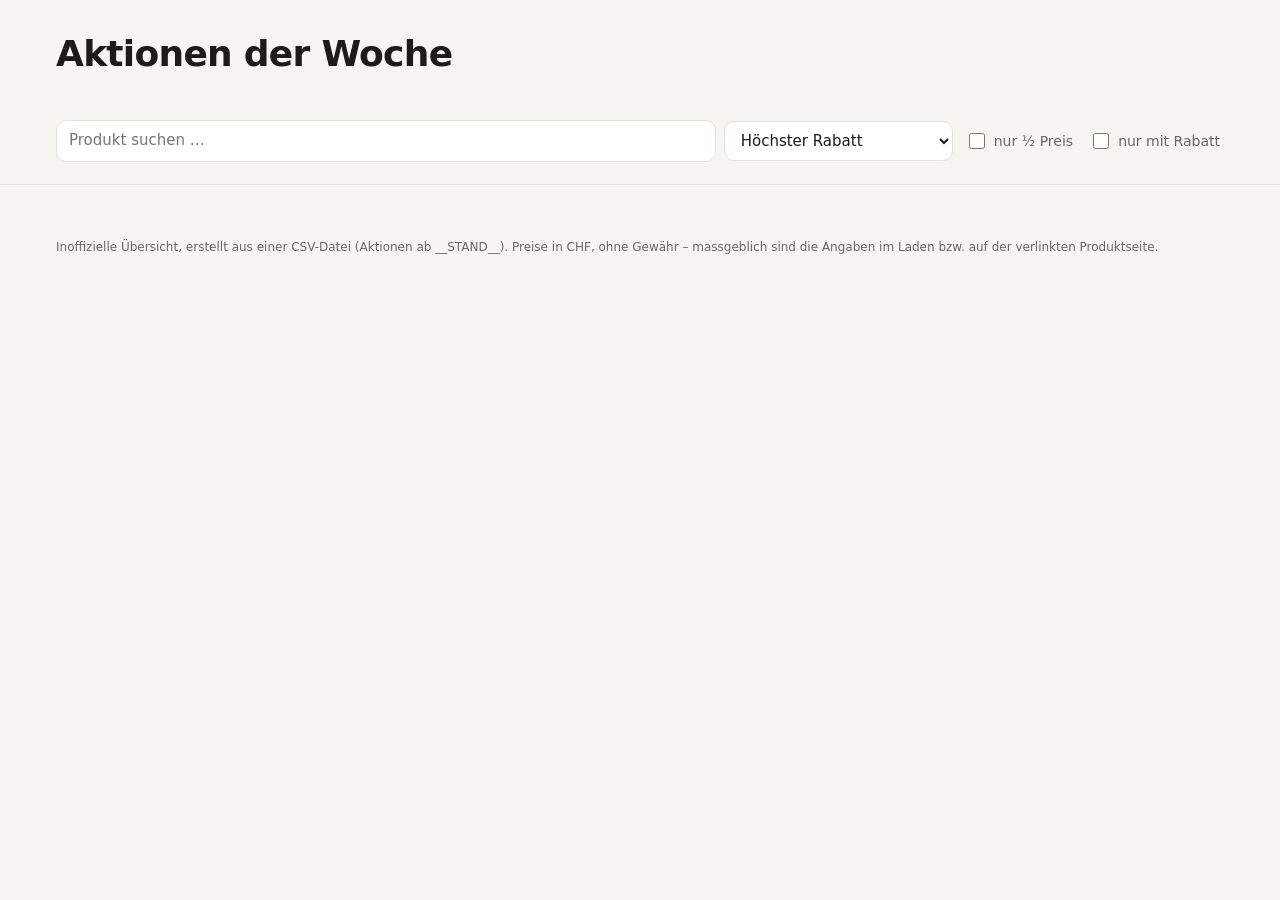
<file: tools/template.html>
<!doctype html>
<html lang="de-CH">
<head>
<meta charset="utf-8">
<meta name="viewport" content="width=device-width, initial-scale=1">
<title>Aktionen der Woche</title>
<style>
:root {
  --bg: #f6f5f2;
  --surface: #ffffff;
  --text: #1c1b19;
  --muted: #6b6862;
  --line: #e4e1da;
  --accent: #c8102e;
  --accent-soft: #fbe8eb;
  --good: #1f7a4d;
  --good-soft: #e3f3ea;
  --warn: #9a5b00;
  --warn-soft: #fdf1dc;
  --chip: #eeece6;
  --shadow: 0 1px 2px rgba(0,0,0,.05), 0 4px 14px rgba(0,0,0,.05);
}
@media (prefers-color-scheme: dark) {
  :root:not([data-theme="light"]) {
    --bg: #141414; --surface: #1e1e1d; --text: #f1efea; --muted: #a39f97; --line: #2f2e2c;
    --accent: #ff5a6e; --accent-soft: #3a1a20; --good: #5fd39a; --good-soft: #17301f;
    --warn: #f0b45a; --warn-soft: #33270f; --chip: #2a2928; --shadow: none;
  }
}
:root[data-theme="dark"] {
  --bg: #141414; --surface: #1e1e1d; --text: #f1efea; --muted: #a39f97; --line: #2f2e2c;
  --accent: #ff5a6e; --accent-soft: #3a1a20; --good: #5fd39a; --good-soft: #17301f;
  --warn: #f0b45a; --warn-soft: #33270f; --chip: #2a2928; --shadow: none;
}
* { box-sizing: border-box; }
html { -webkit-text-size-adjust: 100%; }
body {
  margin: 0; background: var(--bg); color: var(--text);
  font: 15px/1.45 system-ui, -apple-system, "Segoe UI", Roboto, sans-serif;
}
.wrap { max-width: 1200px; margin: 0 auto; padding: 0 16px; }
header { padding: 28px 0 8px; }
h1 { margin: 0; font-size: clamp(26px, 4vw, 36px); letter-spacing: -.02em; }
.sub { color: var(--muted); margin-top: 4px; }
.stats { display: flex; flex-wrap: wrap; gap: 10px; margin: 16px 0 4px; }
.stat { background: var(--surface); border: 1px solid var(--line); border-radius: 12px; padding: 10px 14px; min-width: 120px; }
.stat b { display: block; font-size: 22px; font-variant-numeric: tabular-nums; }
.stat span { color: var(--muted); font-size: 13px; }

.toolbar {
  position: sticky; top: 0; z-index: 5; background: var(--bg);
  padding: 12px 0 10px; border-bottom: 1px solid var(--line);
}
.row { display: flex; flex-wrap: wrap; gap: 8px; align-items: center; }
input[type=search], select {
  font: inherit; color: var(--text); background: var(--surface);
  border: 1px solid var(--line); border-radius: 10px; padding: 9px 12px; min-height: 40px;
}
input[type=search] { flex: 1 1 240px; min-width: 0; }
select { flex: 0 0 auto; }
.toggle { display: inline-flex; align-items: center; gap: 6px; font-size: 14px; color: var(--muted); cursor: pointer; user-select: none; padding: 0 4px; }
.toggle input { accent-color: var(--accent); width: 16px; height: 16px; }
.chips { display: flex; gap: 6px; overflow-x: auto; padding: 10px 0 2px; scrollbar-width: thin; }
.chip {
  flex: 0 0 auto; font: inherit; font-size: 13px; border: 0; cursor: pointer;
  background: var(--chip); color: var(--text); border-radius: 999px; padding: 6px 12px;
}
.chip small { color: var(--muted); margin-left: 4px; font-variant-numeric: tabular-nums; }
.chip[aria-pressed="true"] { background: var(--text); color: var(--bg); }
.chip[aria-pressed="true"] small { color: inherit; opacity: .7; }

.result { color: var(--muted); font-size: 13px; margin: 14px 0 10px; }
.grid { display: grid; grid-template-columns: repeat(auto-fill, minmax(240px, 1fr)); gap: 12px; padding-bottom: 40px; }
.card {
  position: relative; display: flex; flex-direction: column; gap: 6px;
  background: var(--surface); border: 1px solid var(--line); border-radius: 14px;
  padding: 14px; box-shadow: var(--shadow); text-decoration: none; color: inherit;
  transition: transform .12s ease, border-color .12s ease;
}
.card:hover { transform: translateY(-2px); border-color: var(--muted); }
.card:focus-visible { outline: 2px solid var(--accent); outline-offset: 2px; }
.cat { font-size: 12px; color: var(--muted); text-transform: uppercase; letter-spacing: .04em; padding-right: 64px; }
.badge {
  position: absolute; top: 12px; right: 12px; background: var(--accent); color: #fff;
  font-weight: 700; font-size: 14px; border-radius: 8px; padding: 3px 8px; font-variant-numeric: tabular-nums;
}
.name { font-weight: 600; font-size: 16px; line-height: 1.3; }
.qty { color: var(--muted); font-size: 13px; }
.price { display: flex; align-items: baseline; gap: 8px; margin-top: auto; padding-top: 6px; }
.price b { font-size: 24px; letter-spacing: -.01em; font-variant-numeric: tabular-nums; }
.price s { color: var(--muted); font-variant-numeric: tabular-nums; }
.price .save { margin-left: auto; color: var(--good); font-size: 13px; font-weight: 600; white-space: nowrap; }
.tags { display: flex; flex-wrap: wrap; gap: 4px; }
.tag { font-size: 11px; font-weight: 600; border-radius: 6px; padding: 2px 6px; background: var(--chip); color: var(--muted); }
.tag.half { background: var(--accent-soft); color: var(--accent); }
.tag.special { background: var(--warn-soft); color: var(--warn); }
.tag.cmp { background: var(--good-soft); color: var(--good); }
.note { font-size: 12px; color: var(--muted); }
.valid { display: flex; justify-content: space-between; gap: 8px; font-size: 12px; color: var(--muted); border-top: 1px solid var(--line); padding-top: 8px; margin-top: 4px; }
.valid .soon { color: var(--accent); font-weight: 600; }
.empty { text-align: center; color: var(--muted); padding: 60px 0; grid-column: 1 / -1; }
footer { color: var(--muted); font-size: 12px; padding: 0 0 32px; }
@media (max-width: 520px) {
  .grid { grid-template-columns: 1fr; }
  .stat { flex: 1 1 calc(50% - 10px); min-width: 0; }
}
</style>
</head>
<body>
<div class="wrap">
  <header>
    <h1>Aktionen der Woche</h1>
    <div class="sub" id="sub"></div>
    <div class="stats" id="stats"></div>
  </header>
</div>

<div class="toolbar">
  <div class="wrap">
    <div class="row">
      <input type="search" id="q" placeholder="Produkt suchen …" aria-label="Produkt suchen">
      <select id="sort" aria-label="Sortierung">
        <option value="rabatt">Höchster Rabatt</option>
        <option value="sparen">Höchste Ersparnis (CHF)</option>
        <option value="preis-auf">Preis aufsteigend</option>
        <option value="preis-ab">Preis absteigend</option>
        <option value="name">Name A–Z</option>
        <option value="ende">Läuft bald ab</option>
      </select>
      <label class="toggle"><input type="checkbox" id="half"> nur ½ Preis</label>
      <label class="toggle"><input type="checkbox" id="disc"> nur mit Rabatt</label>
    </div>
    <div class="chips" id="chips" role="toolbar" aria-label="Kategorien"></div>
  </div>
</div>

<main class="wrap">
  <div class="result" id="result" aria-live="polite"></div>
  <div class="grid" id="grid"></div>
</main>

<div class="wrap">
  <footer>Inoffizielle Übersicht, erstellt aus einer CSV-Datei (Aktionen ab __STAND__). Preise in CHF, ohne Gewähr – massgeblich sind die Angaben im Laden bzw. auf der verlinkten Produktseite.</footer>
</div>

<script>
const DATA = __DATA__;

const $ = id => document.getElementById(id);
const chf = n => n.toFixed(2);
const cmp = (x, y) => x === y ? 0 : x < y ? -1 : 1;
const WD = ["So","Mo","Di","Mi","Do","Fr","Sa"];
const fmtDate = s => { const d = new Date(s + "T00:00:00"); return WD[d.getDay()] + " " + d.getDate() + "." + (d.getMonth()+1) + "."; };
const today = (() => { const d = new Date(); d.setHours(0,0,0,0); return d; })();
const daysLeft = s => Math.round((new Date(s + "T00:00:00") - today) / 86400000);

// Datensaetze vorbereiten
DATA.forEach(r => {
  r.tags = r.hinweis ? r.hinweis.split(/\s*[;|]\s*/).filter(Boolean) : [];
  r.half = r.tags.some(t => t.includes("½"));
  r.save = r.vergleich && r.preis != null ? r.vergleich - r.preis : 0;
  r.sortPreis = r.preis == null ? Infinity : r.preis;
  r.search = (r.name + " " + r.menge + " " + r.kategorie).toLowerCase();
});

const state = { q: "", cat: "Alle", sort: "rabatt", half: false, disc: false };

// Kopfbereich
const bis = DATA.map(r => r.gueltig_bis).sort();
$("sub").textContent = DATA.length + " Angebote · gültig bis " + fmtDate(bis[0]) + " bzw. länger";
const withDisc = DATA.filter(r => r.rabatt);
const stats = [
  [DATA.length, "Angebote"],
  [DATA.filter(r => r.half).length, "zum ½ Preis"],
  [Math.max(...withDisc.map(r => r.rabatt)) + "%", "höchster Rabatt"],
  [Math.round(withDisc.reduce((a, r) => a + r.rabatt, 0) / withDisc.length) + "%", "Ø Rabatt"],
];
stats.forEach(([v, l]) => {
  const d = document.createElement("div"); d.className = "stat";
  const b = document.createElement("b"); b.textContent = v;
  const s = document.createElement("span"); s.textContent = l;
  d.append(b, s); $("stats").append(d);
});

// Kategorien
const counts = {};
DATA.forEach(r => counts[r.kategorie] = (counts[r.kategorie] || 0) + 1);
const cats = ["Alle", ...Object.keys(counts).sort((a, b) => a.localeCompare(b, "de"))];
cats.forEach(c => {
  const b = document.createElement("button");
  b.className = "chip"; b.type = "button"; b.dataset.cat = c;
  b.append(c);
  const s = document.createElement("small"); s.textContent = c === "Alle" ? DATA.length : counts[c];
  b.append(s);
  b.addEventListener("click", () => { state.cat = c; render(); });
  $("chips").append(b);
});

const sorters = {
  "rabatt":    (a, b) => (b.rabatt || 0) - (a.rabatt || 0) || cmp(a.sortPreis, b.sortPreis),
  "sparen":    (a, b) => b.save - a.save,
  "preis-auf": (a, b) => cmp(a.sortPreis, b.sortPreis),
  "preis-ab":  (a, b) => cmp(b.sortPreis === Infinity ? -1 : b.sortPreis, a.sortPreis === Infinity ? -1 : a.sortPreis),
  "name":      (a, b) => a.name.localeCompare(b.name, "de"),
  "ende":      (a, b) => a.gueltig_bis.localeCompare(b.gueltig_bis) || (b.rabatt || 0) - (a.rabatt || 0),
};

function tagClass(t) {
  if (t.includes("½")) return "tag half";
  if (t === "SPECIAL" || t === "Wochenstart-Highlight") return "tag special";
  if (t === "Konkurrenzvergleich") return "tag cmp";
  return null;
}

function card(r) {
  const safe = /^https:\/\/www\.denner\.ch\//.test(r.url);
  const el = document.createElement(safe ? "a" : "div");
  el.className = "card";
  if (safe) { el.href = r.url; el.target = "_blank"; el.rel = "noopener noreferrer"; }

  const cat = document.createElement("div"); cat.className = "cat"; cat.textContent = r.kategorie; el.append(cat);
  if (r.rabatt) { const b = document.createElement("div"); b.className = "badge"; b.textContent = "−" + r.rabatt + "%"; el.append(b); }

  const n = document.createElement("div"); n.className = "name"; n.textContent = r.name; el.append(n);
  if (r.menge) { const q = document.createElement("div"); q.className = "qty"; q.textContent = r.menge; el.append(q); }

  const short = r.tags.filter(tagClass), long = r.tags.filter(t => !tagClass(t));
  if (short.length) {
    const tg = document.createElement("div"); tg.className = "tags";
    short.forEach(t => { const s = document.createElement("span"); s.className = tagClass(t); s.textContent = t; tg.append(s); });
    el.append(tg);
  }
  long.forEach(t => { const p = document.createElement("div"); p.className = "note"; p.textContent = t; el.append(p); });

  const pr = document.createElement("div"); pr.className = "price";
  const b = document.createElement("b");
  if (r.preis == null) { b.textContent = "−" + r.rabatt + "%"; const s = document.createElement("span"); s.className = "qty"; s.textContent = "aufs Sortiment"; pr.append(b, s); }
  else { b.textContent = chf(r.preis); pr.append(b); }
  if (r.vergleich) {
    const s = document.createElement("s"); s.textContent = chf(r.vergleich); pr.append(s);
    const sv = document.createElement("span"); sv.className = "save"; sv.textContent = "spart " + chf(r.save); pr.append(sv);
  }
  el.append(pr);

  const v = document.createElement("div"); v.className = "valid";
  const from = document.createElement("span"); from.textContent = fmtDate(r.gueltig_von) + " – " + fmtDate(r.gueltig_bis);
  const left = daysLeft(r.gueltig_bis);
  const lv = document.createElement("span");
  if (left < 0) lv.textContent = "abgelaufen";
  else if (left === 0) { lv.textContent = "endet heute"; lv.className = "soon"; }
  else if (left === 1) { lv.textContent = "endet morgen"; lv.className = "soon"; }
  else lv.textContent = "noch " + left + " Tage";
  v.append(from, lv); el.append(v);
  return el;
}

function render() {
  const words = state.q.toLowerCase().split(/\s+/).filter(Boolean);
  const list = DATA.filter(r =>
    (state.cat === "Alle" || r.kategorie === state.cat) &&
    (!state.half || r.half) &&
    (!state.disc || r.rabatt) &&
    words.every(w => r.search.includes(w))
  ).sort(sorters[state.sort]);

  document.querySelectorAll(".chip").forEach(c => c.setAttribute("aria-pressed", c.dataset.cat === state.cat));
  $("result").textContent = list.length === 1 ? "1 Angebot" : list.length + " Angebote";
  const g = $("grid"); g.replaceChildren();
  if (!list.length) {
    const e = document.createElement("div"); e.className = "empty"; e.textContent = "Keine Angebote gefunden.";
    g.append(e); return;
  }
  const frag = document.createDocumentFragment();
  list.forEach(r => frag.append(card(r)));
  g.append(frag);
}

$("q").addEventListener("input", e => { state.q = e.target.value; render(); });
$("sort").addEventListener("change", e => { state.sort = e.target.value; render(); });
$("half").addEventListener("change", e => { state.half = e.target.checked; render(); });
$("disc").addEventListener("change", e => { state.disc = e.target.checked; render(); });
render();
</script>
</body>
</html>
</file>
